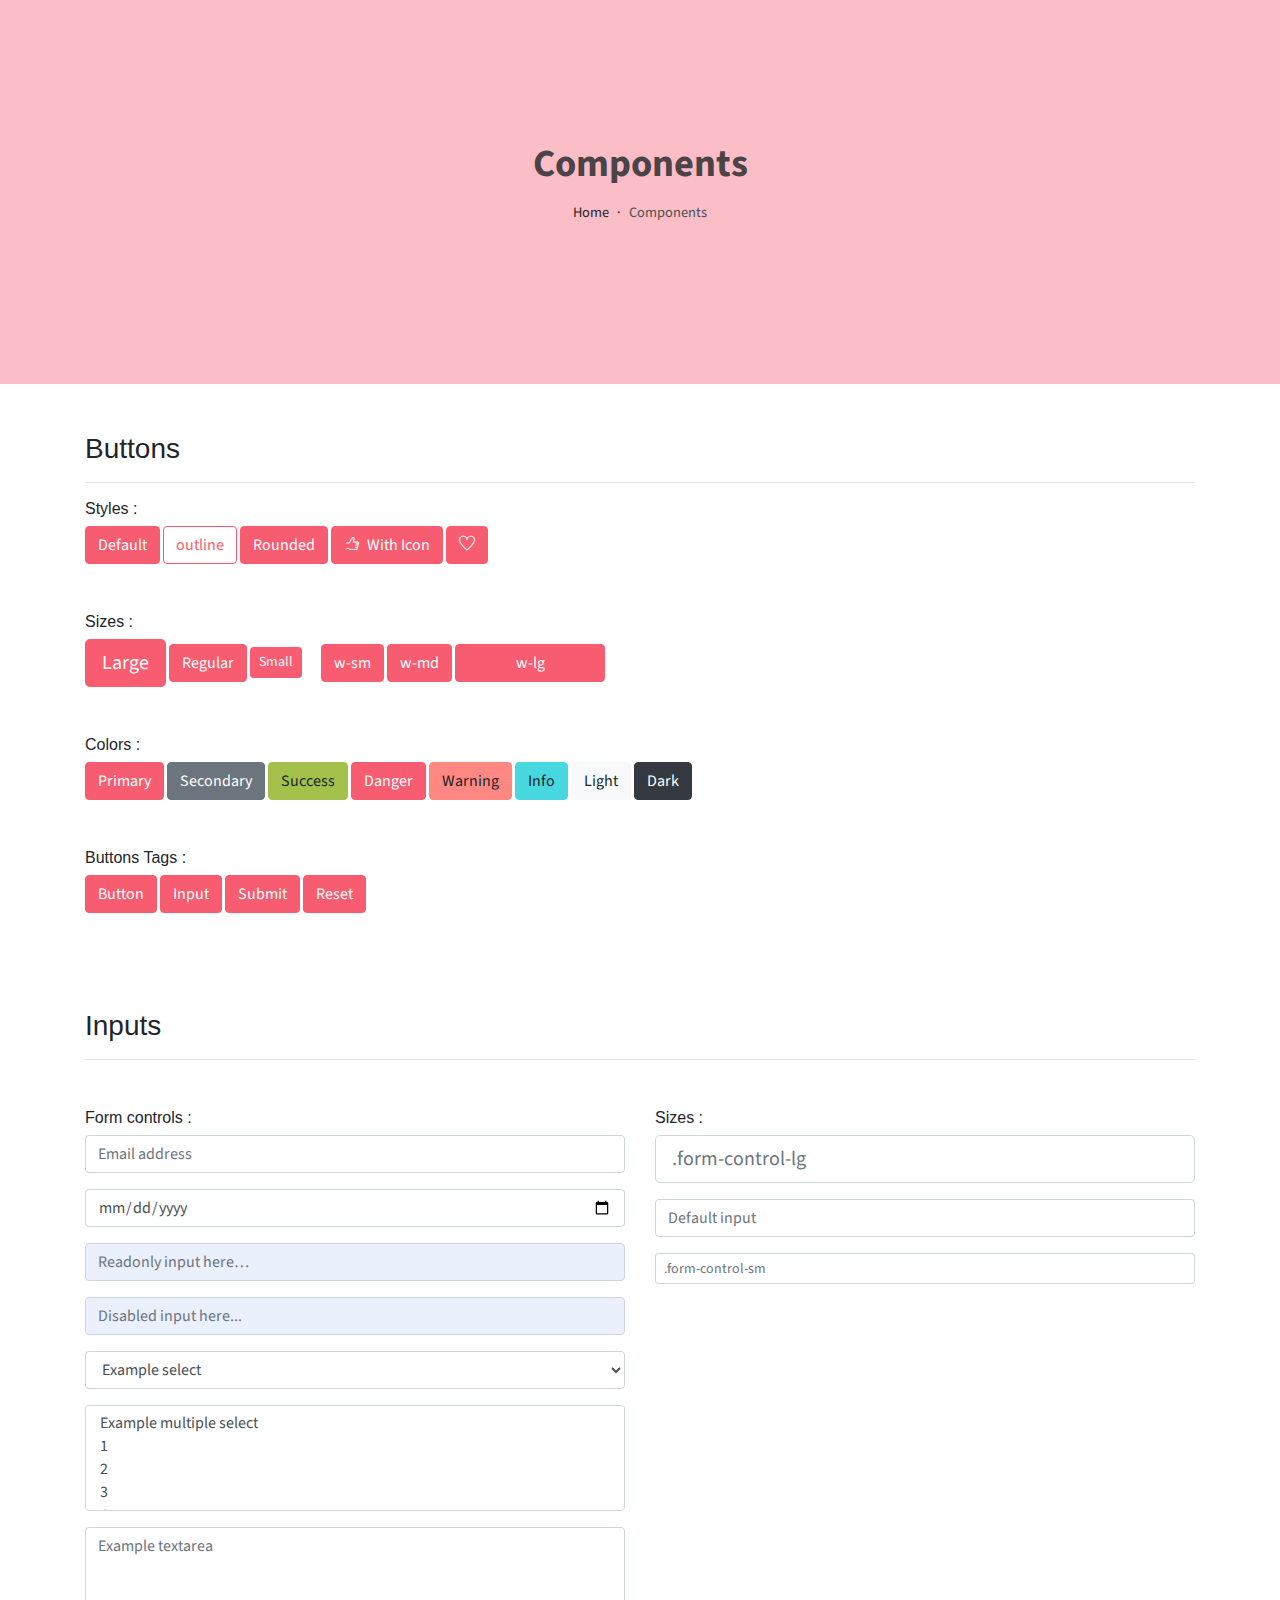
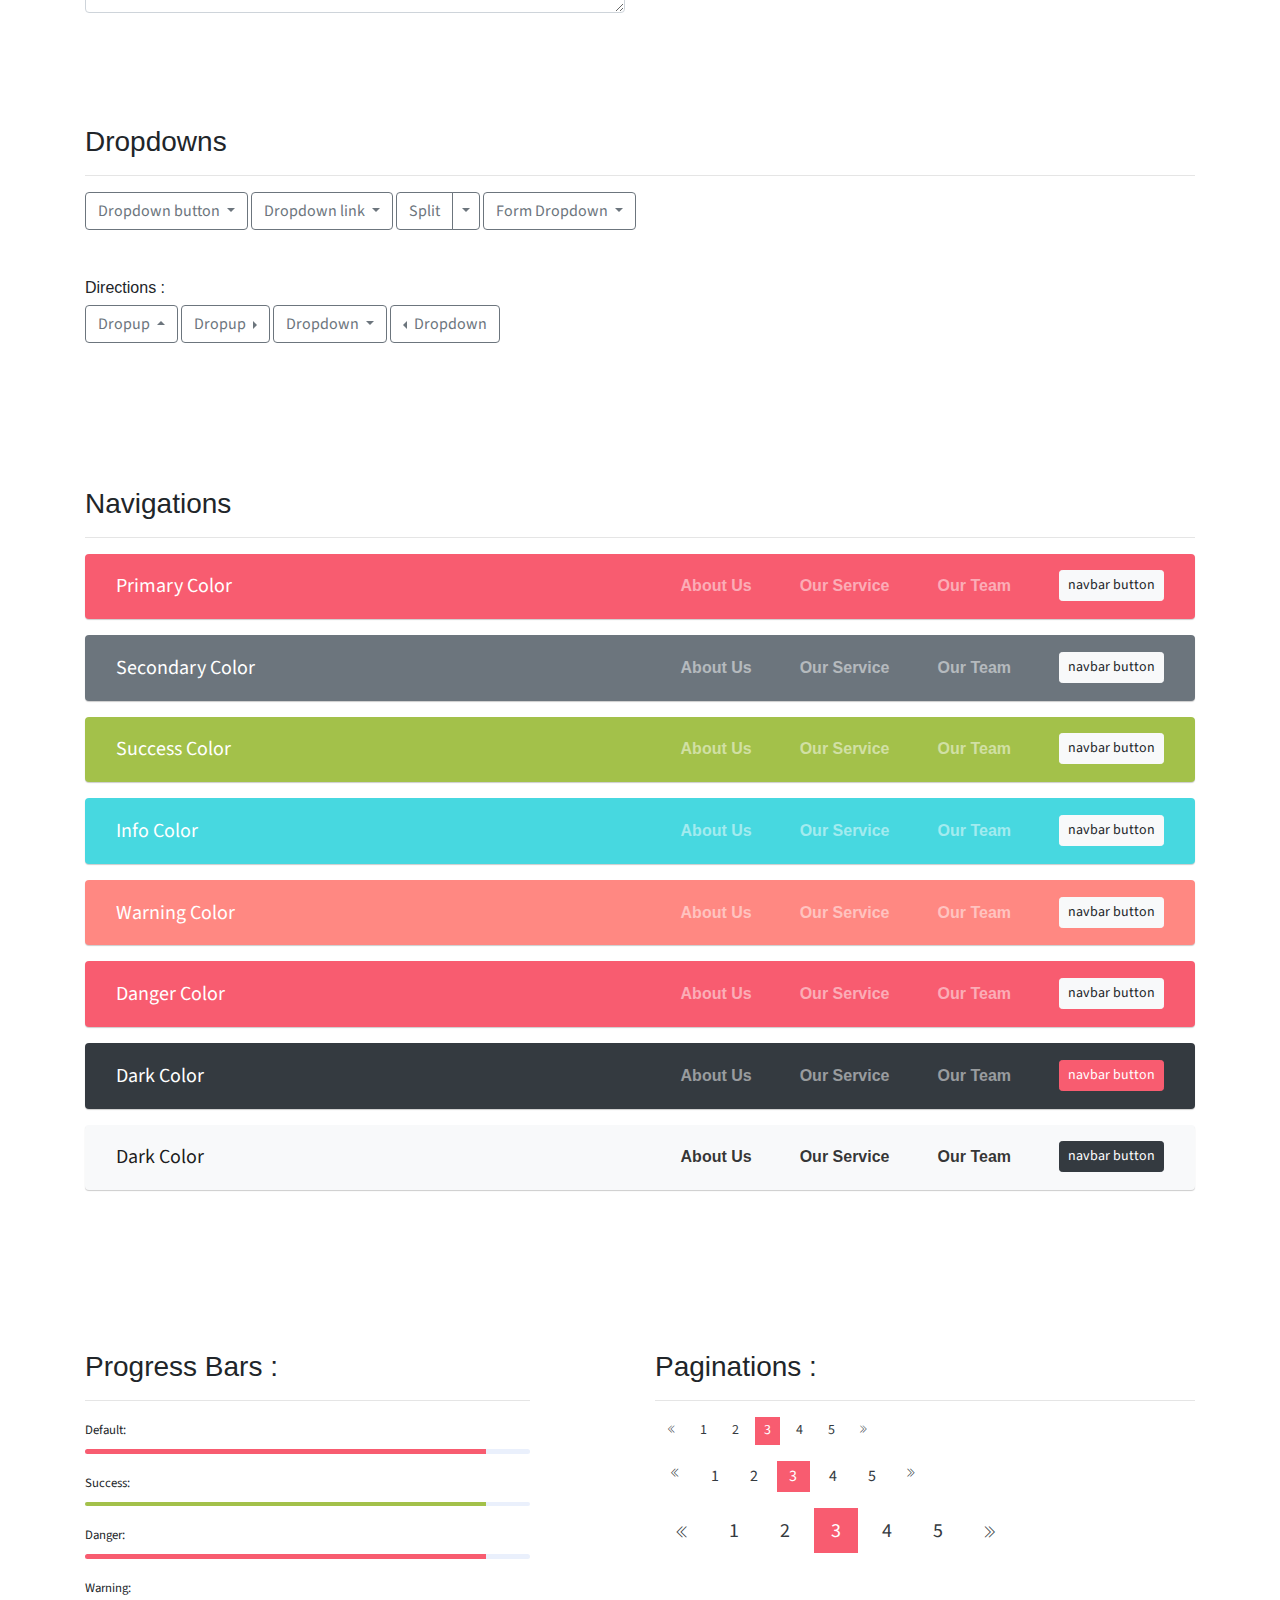
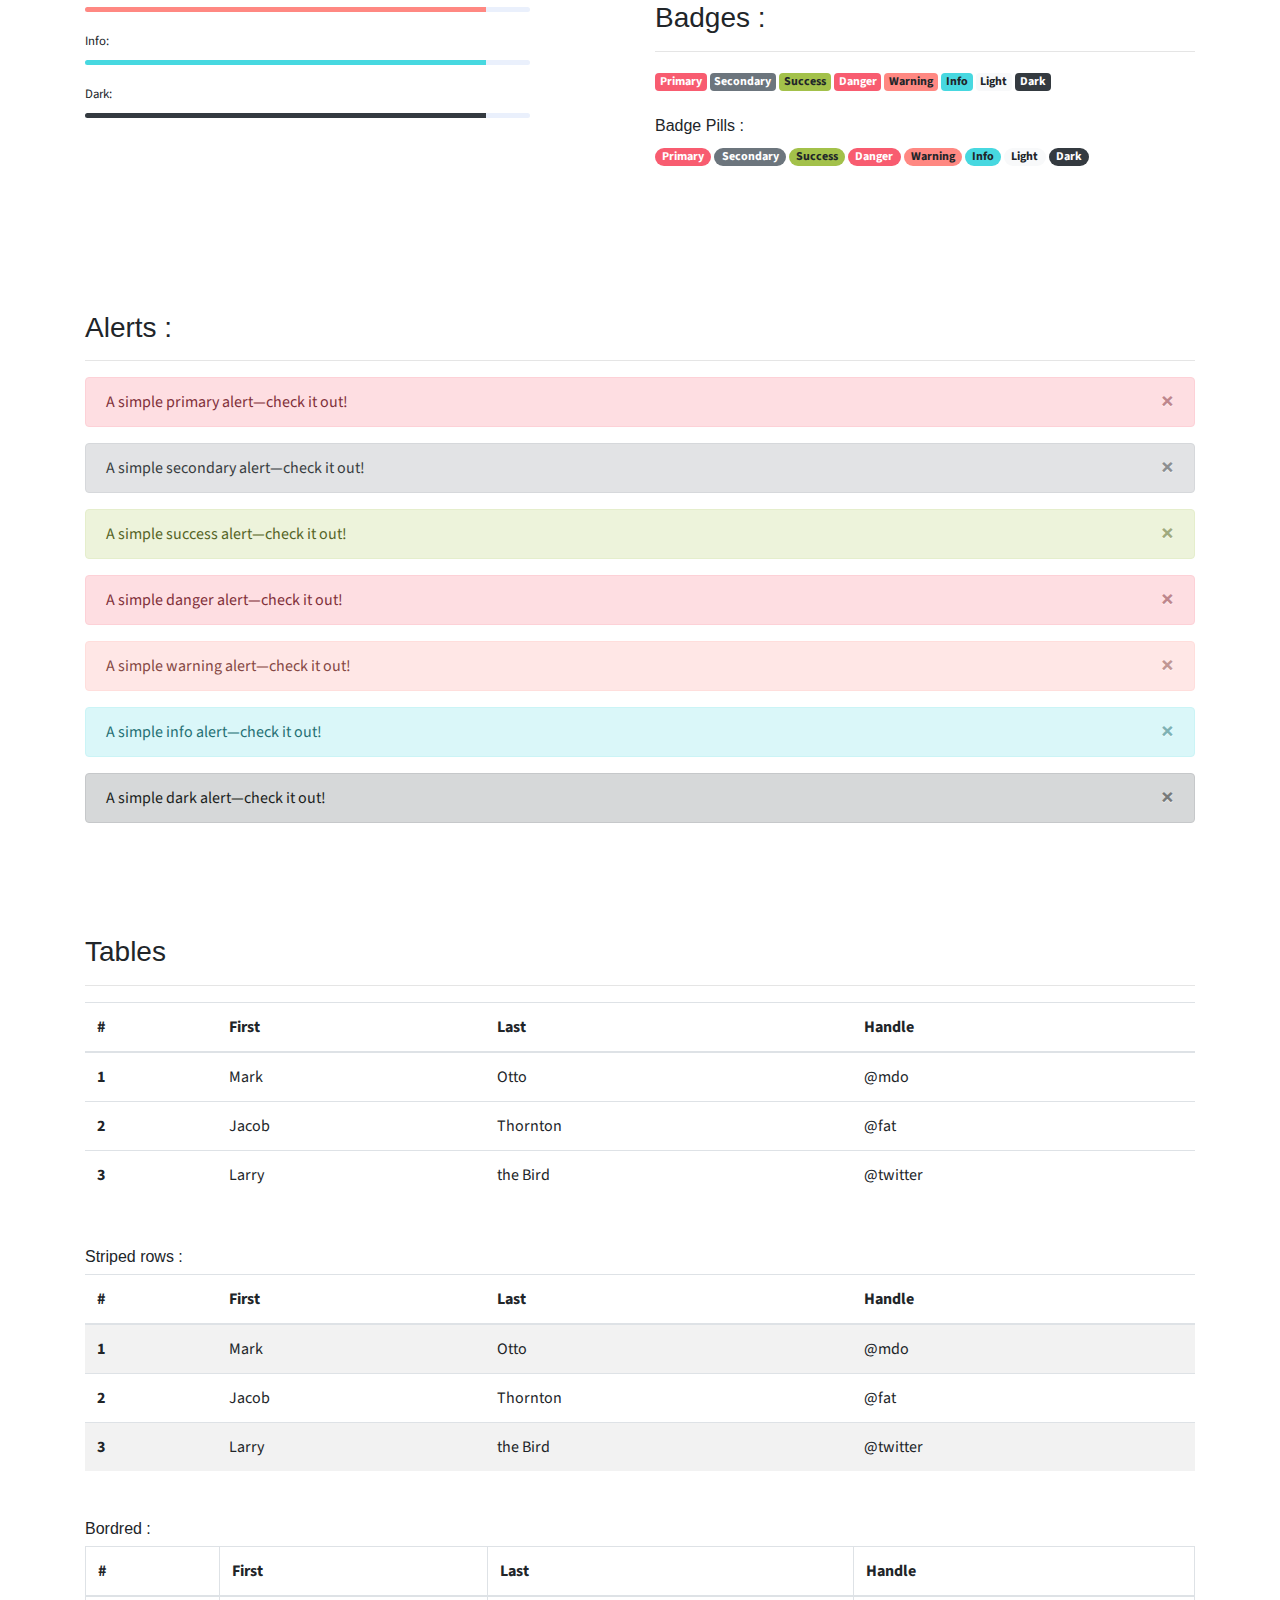
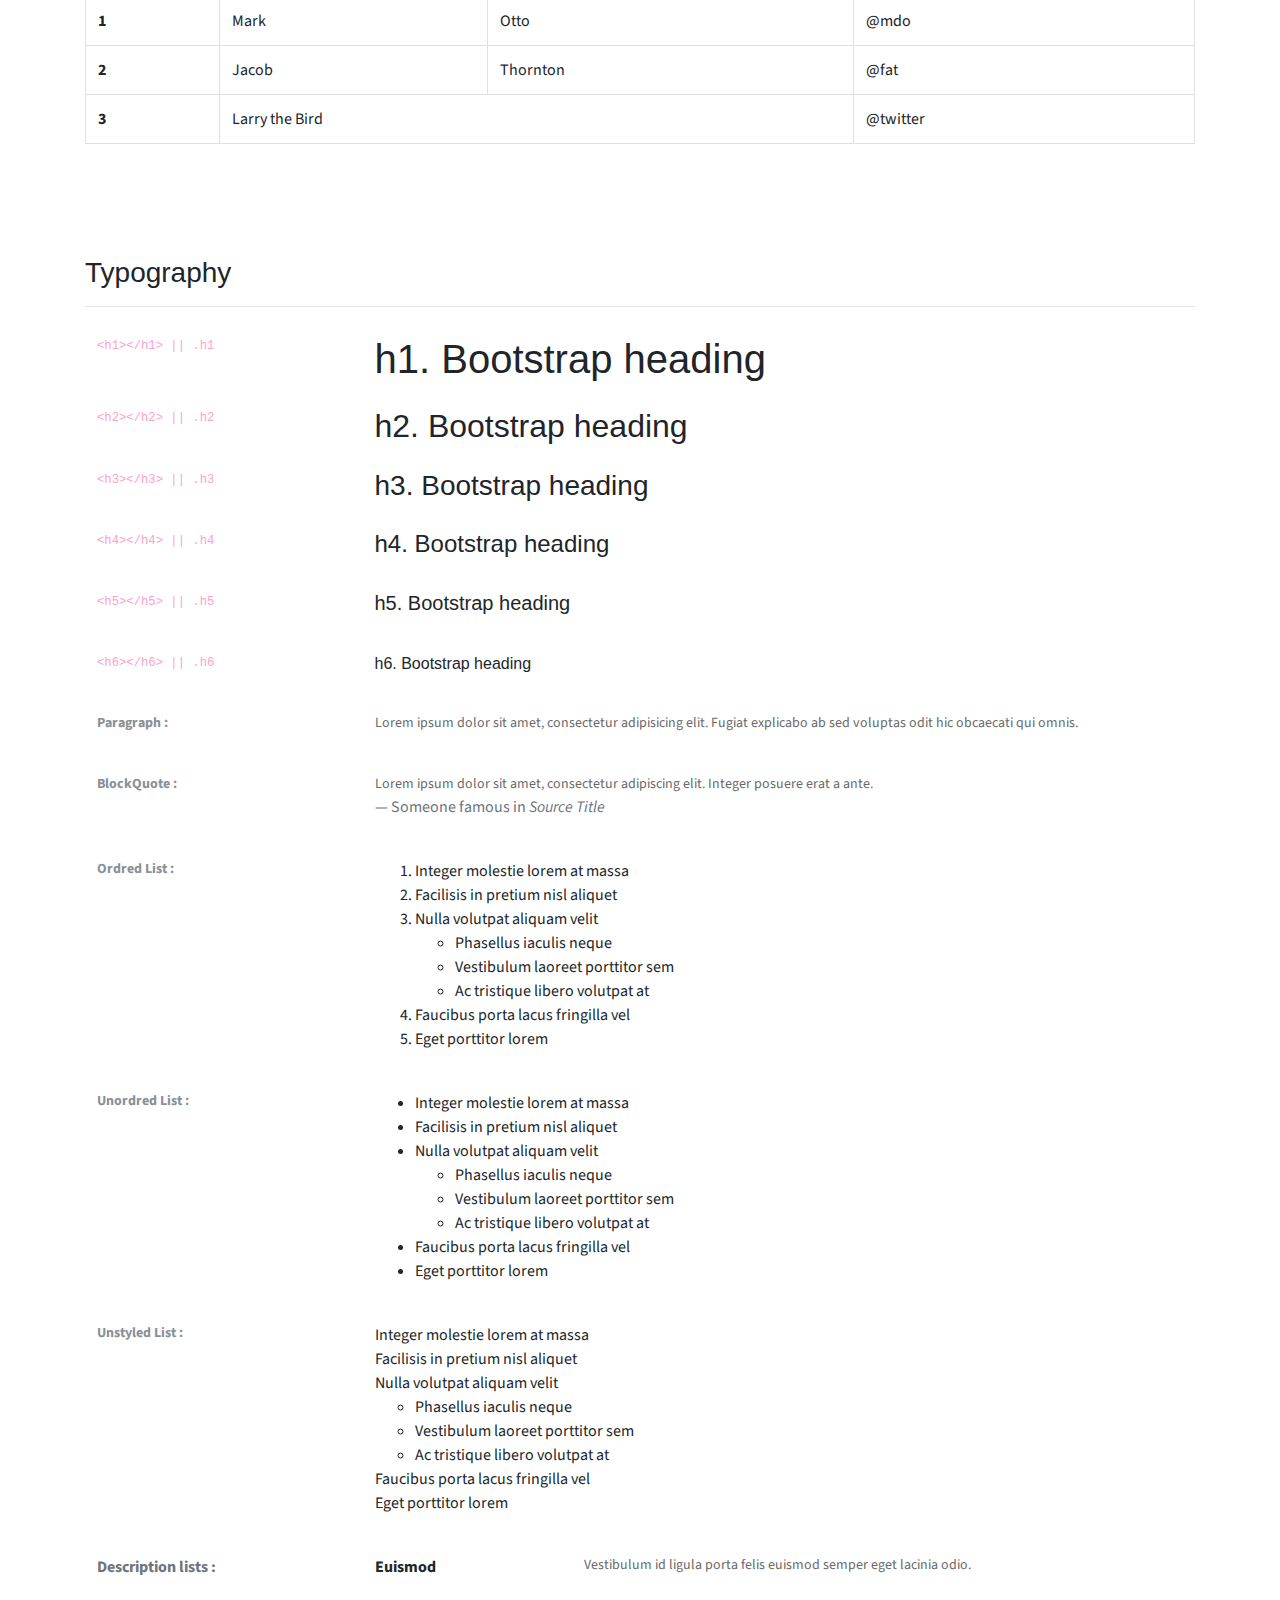
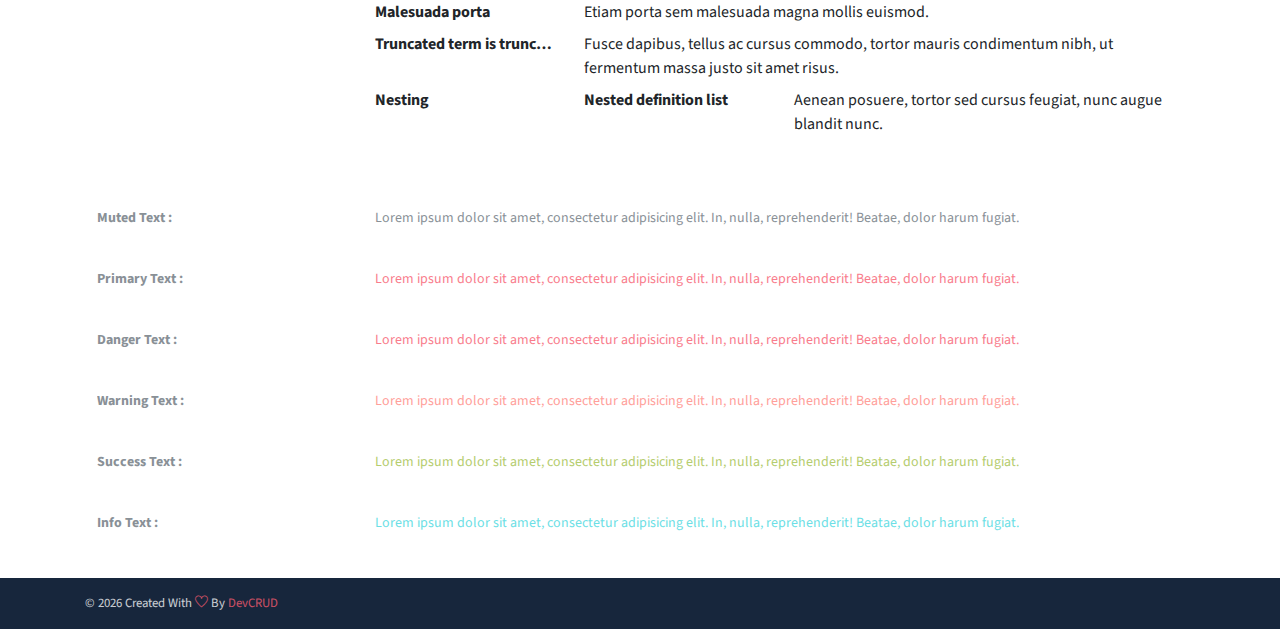
<file: components.html>
<!DOCTYPE html>
<html lang="en">
<head>
   <meta charset="utf-8">
   <meta name="viewport" content="width=device-width, initial-scale=1, shrink-to-fit=no">
   <meta name="description" content="Start your development with JohnDoe landing page.">
   <meta name="author" content="Devcrud">
   <title>JohnDoe Landing page | Components</title>
   <link rel="icon" href="assets/imgs/aaaa.avif" type="image/png">
   <!-- font icons -->
   <link rel="stylesheet" href="assets/vendors/themify-icons/css/themify-icons.css">
   <!-- Bootstrap + Steller  -->
   <link rel="stylesheet" href="assets/css/johndoe.css">
</head>
<body>

   <!-- Page Header -->
   <header class="header header-mini"> 
      <div class="header-title">Components</div> 
      <nav aria-label="breadcrumb">
         <ol class="breadcrumb">
            <li class="breadcrumb-item"><a href="/">Home</a></li>
            <li class="breadcrumb-item active" aria-current="page">Components</li>
         </ol>
      </nav>
   </header> <!-- End Of Page Header -->

   <!-- main content -->
   <div class="container">

      <!-- Buttons -->
      <h3 class="mt-5">Buttons</h3>
      <hr>
      <h6 class="section-secondary-title">Styles :</h6>
      <button class="btn btn-primary">Default</button>
      <button class="btn btn-outline-primary">outline</button>
      <button class="btn btn-primary rounded">Rounded</button>
      <button class="btn btn-primary rounded"><i class="ti-thumb-up pr-1"></i> With Icon</button>
      <button class="btn btn-primary circle"><i class="ti-heart"></i></button>

      <h6 class="section-secondary-title mt-5">Sizes :</h6>
      <button class="btn btn-primary btn-lg">Large</button>
      <button class="btn btn-primary ">Regular</button>
      <button class="btn btn-primary btn-sm">Small</button>
      <button class="btn btn-primary w-sm ml-3">w-sm</button>
      <button class="btn btn-primary w-md">w-md</button>
      <button class="btn btn-primary w-lg">w-lg</button>

      <h6 class="section-secondary-title mt-5">Colors :</h6>          
      <button type="button" class="btn btn-primary">Primary</button>
      <button type="button" class="btn btn-secondary">Secondary</button>
      <button type="button" class="btn btn-success">Success</button>
      <button type="button" class="btn btn-danger">Danger</button>
      <button type="button" class="btn btn-warning">Warning</button>
      <button type="button" class="btn btn-info">Info</button>
      <button type="button" class="btn btn-light">Light</button>
      <button type="button" class="btn btn-dark">Dark</button>

      <h6 class="section-secondary-title mt-5">Buttons Tags :</h6>
      <button class="btn btn-primary" type="submit">Button</button>
      <input class="btn btn-primary" type="button" value="Input">
      <input class="btn btn-primary" type="submit" value="Submit">
      <input class="btn btn-primary" type="reset" value="Reset">
      
      <!-- devider -->
      <div class="py-5"></div>

      <!-- Inputs -->
      <h3>Inputs</h3>
      <hr>
      <div class="row mt-5">
         <div class="col-md-6">
            <h6 class="section-secondary-title">Form controls :</h6>        
            <div class="form-group">
               <input type="email" class="form-control" id="exampleFormControlInput1" placeholder="Email address">
            </div>
            <div class="form-group">
               <input type="date" class="form-control" id="exampleFormControlInput1" placeholder="Date">
            </div>
            <div class="form-group">
               <input class="form-control" type="text" placeholder="Readonly input here…" readonly>
            </div>
            <div class="form-group">
               <input class="form-control" id="disabledInput" type="text" placeholder="Disabled input here..." disabled>
            </div>
            <div class="form-group">
               <select class="form-control" id="exampleFormControlSelect1">
                  <option>Example select</option>
                  <option>1</option>
                  <option>2</option>
                  <option>3</option>
                  <option>4</option>
                  <option>5</option>
               </select>
            </div>
            <div class="form-group">
               <select multiple class="form-control" id="exampleFormControlSelect2">
                  <option>Example multiple select</option>
                  <option>1</option>
                  <option>2</option>
                  <option>3</option>
                  <option>4</option>
                  <option>5</option>
               </select>
            </div>
            <div class="form-group">
               <textarea class="form-control" id="exampleFormControlTextarea1" rows="3" placeholder="Example textarea"></textarea>
            </div>
         </div>
         <div class="col-md-6">
            <h6 class="section-secondary-title">Sizes :</h6>    
            <div class="form-group">
               <input class="form-control form-control-lg" type="text" placeholder=".form-control-lg">             
            </div>
            <div class="form-group">
               <input class="form-control" type="text" placeholder="Default input">
            </div>
            <div class="form-group">
               <input class="form-control form-control-sm" type="text" placeholder=".form-control-sm"> 
            </div>
         </div>
      </div> <!-- end of inputs -->   

      <!-- devider -->
      <div class="py-5"></div>             

      <!-- Dropdowns -->
      <h3 class="components-section-title font-weight-normal">Dropdowns</h3>
      <hr>
      <div class="dropdown d-inline-block">
         <button class="btn btn-outline-secondary dropdown-toggle" type="button" id="dropdownMenuButton" data-toggle="dropdown" aria-haspopup="true" aria-expanded="false">
         Dropdown button
         </button>
         <div class="dropdown-menu" aria-labelledby="dropdownMenuButton">
         <a class="dropdown-item" href="#">Action</a>
         <a class="dropdown-item" href="#">Another action</a>
         <a class="dropdown-item" href="#">Something else here</a>
         </div>
      </div>
      <div class="dropdown d-inline-block">
         <a class="btn btn-outline-secondary dropdown-toggle" href="#" role="button" id="dropdownMenuLink" data-toggle="dropdown" aria-haspopup="true" aria-expanded="false">
            Dropdown link
         </a>
         <div class="dropdown-menu" aria-labelledby="dropdownMenuLink">
            <a class="dropdown-item" href="#">Action</a>
            <a class="dropdown-item" href="#">Another action</a>
            <a class="dropdown-item" href="#">Something else here</a>
         </div>
      </div>
      <div class="btn-group">
         <button type="button" class="btn btn-outline-secondary">Split</button>
         <button type="button" class="btn btn-outline-secondary dropdown-toggle dropdown-toggle-split" data-toggle="dropdown" aria-haspopup="true" aria-expanded="false">
         <span class="sr-only">Toggle Dropdown</span>
         </button>
         <div class="dropdown-menu">
            <a class="dropdown-item" href="#">Action</a>
            <a class="dropdown-item" href="#">Another action</a>
            <a class="dropdown-item" href="#">Something else here</a>
            <div class="dropdown-divider"></div>
            <a class="dropdown-item" href="#">Separated link</a>
         </div>
      </div>
      <div class="btn-group">
         <button class="btn btn-outline-secondary dropdown-toggle" type="button" id="dropdownMenuButton" data-toggle="dropdown" aria-haspopup="true" aria-expanded="false">
            Form Dropdown
         </button>
         <div class="dropdown-menu form">
            <form class="px-4 py-3">
               <div class="form-group">
                  <input type="email" class="form-control" id="exampleDropdownFormEmail1" placeholder="email@example.com">
               </div>
               <div class="form-group">
                  <input type="password" class="form-control" id="exampleDropdownFormPassword1" placeholder="Password">
               </div>
               <div class="form-check mb-3">
                  <input type="checkbox" class="form-check-input" id="dropdownCheck">
                  <label class="form-check-label" for="dropdownCheck">
                     Remember me
                  </label>
               </div>
               <button type="submit" class="btn btn-primary btn-block">Sign in</button>
            </form>
            <div class="dropdown-divider"></div>
            <a class="dropdown-item" href="#"><small>New around here? Sign up</small></a>
            <a class="dropdown-item" href="#"><small>Forgot password?</small></a>
         </div>
      </div>       
      <h6 class="section-secondary-title mt-5">Directions :</h6>  
      <div class="btn-group dropup">
         <button type="button" class="btn btn-outline-secondary dropdown-toggle" data-toggle="dropdown" aria-haspopup="true" aria-expanded="false">
            Dropup
         </button>
         <div class="dropdown-menu">
            <a class="dropdown-item" href="#">Action</a>
            <a class="dropdown-item" href="#">Another action</a>
            <a class="dropdown-item" href="#">Something else here</a>
            <div class="dropdown-divider"></div>
            <a class="dropdown-item" href="#">Separated link</a>
         </div>
      </div>
      <div class="btn-group dropright">
         <button type="button" class="btn btn-outline-secondary dropdown-toggle" data-toggle="dropdown" aria-haspopup="true" aria-expanded="false">
            Dropup
         </button>
         <div class="dropdown-menu">
            <a class="dropdown-item" href="#">Action</a>
            <a class="dropdown-item" href="#">Another action</a>
            <a class="dropdown-item" href="#">Something else here</a>
            <div class="dropdown-divider"></div>
            <a class="dropdown-item" href="#">Separated link</a>
         </div>
      </div>
      <div class="btn-group">
         <button type="button" class="btn btn-outline-secondary dropdown-toggle" data-toggle="dropdown" aria-haspopup="true" aria-expanded="false">
            Dropdown
         </button>
         <div class="dropdown-menu">
            <a class="dropdown-item" href="#">Action</a>
            <a class="dropdown-item" href="#">Another action</a>
            <a class="dropdown-item" href="#">Something else here</a>
            <div class="dropdown-divider"></div>
            <a class="dropdown-item" href="#">Separated link</a>
         </div>
      </div>
      <div class="btn-group dropleft">
         <button type="button" class="btn btn-outline-secondary dropdown-toggle" data-toggle="dropdown" aria-haspopup="true" aria-expanded="false">
            Dropdown
         </button>
         <div class="dropdown-menu">
            <a class="dropdown-item" href="#">Action</a>
            <a class="dropdown-item" href="#">Another action</a>
            <a class="dropdown-item" href="#">Something else here</a>
            <div class="dropdown-divider"></div>
            <a class="dropdown-item" href="#">Separated link</a>
         </div>
      </div> <!-- end of Dropdowns -->  

      <!-- devider -->
      <div class="py-5"></div>   

      <!-- navbars -->
      <h3 class="components-section-title font-weight-normal mt-5">Navigations</h3>
      <hr>
      <nav class="navbar navbar-expand-sm navbar-dark bg-primary rounded shadow mb-3">
         <div class="container">
            <a class="navbar-brand" href="#">Primary Color</a>
            <button class="navbar-toggler ml-auto" type="button" data-toggle="collapse" data-target="#navbarSupportedContent" aria-controls="navbarSupportedContent" aria-expanded="false" aria-label="Toggle navigation">
            <span class="navbar-toggler-icon"></span>
            </button>
            <div class="collapse navbar-collapse" id="navbarSupportedContent">
               <ul class="navbar-nav ml-auto"> 
                  <li class="nav-item">
                     <a class="nav-link" href="#about">About Us</a>
                  </li>
                  <li class="nav-item">
                     <a class="nav-link" href="#service">Our Service</a>
                  </li>
                  <li class="nav-item">
                     <a class="nav-link" href="#team">Our Team</a>
                  </li>
                  <li class="nav-item">
                     <a href="#book-table" class="ml-4 mt-1 btn btn-light btn-sm">navbar button</a>
                  </li>
               </ul>                       
            </div>
         </div>
      </nav>
      <nav class="navbar navbar-expand-sm navbar-dark bg-secondary rounded shadow mb-3">
         <div class="container">
            <a class="navbar-brand" href="#">Secondary Color</a>
            <button class="navbar-toggler ml-auto" type="button" data-toggle="collapse" data-target="#navbarSupportedContent" aria-controls="navbarSupportedContent" aria-expanded="false" aria-label="Toggle navigation">
            <span class="navbar-toggler-icon"></span>
            </button>
            <div class="collapse navbar-collapse" id="navbarSupportedContent">
               <ul class="navbar-nav ml-auto"> 
                  <li class="nav-item">
                     <a class="nav-link" href="#about">About Us</a>
                  </li>
                  <li class="nav-item">
                     <a class="nav-link" href="#service">Our Service</a>
                  </li>
                  <li class="nav-item">
                     <a class="nav-link" href="#team">Our Team</a>
                  </li>
                  <li class="nav-item">
                     <a href="#book-table" class="ml-4 mt-1 btn btn-light btn-sm">navbar button</a>
                  </li>
               </ul>                       
            </div>
         </div>
      </nav>
      <nav class="navbar navbar-expand-sm navbar-dark bg-success rounded shadow mb-3">
         <div class="container">
            <a class="navbar-brand" href="#">Success Color</a>
            <button class="navbar-toggler ml-auto" type="button" data-toggle="collapse" data-target="#navbarSupportedContent" aria-controls="navbarSupportedContent" aria-expanded="false" aria-label="Toggle navigation">
            <span class="navbar-toggler-icon"></span>
            </button>
            <div class="collapse navbar-collapse" id="navbarSupportedContent">
               <ul class="navbar-nav ml-auto"> 
                  <li class="nav-item">
                     <a class="nav-link" href="#about">About Us</a>
                  </li>
                  <li class="nav-item">
                     <a class="nav-link" href="#service">Our Service</a>
                  </li>
                  <li class="nav-item">
                     <a class="nav-link" href="#team">Our Team</a>
                  </li>
                  <li class="nav-item">
                     <a href="#book-table" class="ml-4 mt-1 btn btn-light btn-sm">navbar button</a>
                  </li>
               </ul>                       
            </div>
         </div>
      </nav>
      <nav class="navbar navbar-expand-sm navbar-dark bg-info rounded shadow mb-3">
         <div class="container">
            <a class="navbar-brand" href="#">Info Color</a>
            <button class="navbar-toggler ml-auto" type="button" data-toggle="collapse" data-target="#navbarSupportedContent" aria-controls="navbarSupportedContent" aria-expanded="false" aria-label="Toggle navigation">
            <span class="navbar-toggler-icon"></span>
            </button>
            <div class="collapse navbar-collapse" id="navbarSupportedContent">
               <ul class="navbar-nav ml-auto"> 
                  <li class="nav-item">
                     <a class="nav-link" href="#about">About Us</a>
                  </li>
                  <li class="nav-item">
                     <a class="nav-link" href="#service">Our Service</a>
                  </li>
                  <li class="nav-item">
                     <a class="nav-link" href="#team">Our Team</a>
                  </li>
                  <li class="nav-item">
                     <a href="#book-table" class="ml-4 mt-1 btn btn-light btn-sm">navbar button</a>
                  </li>
               </ul>                       
            </div>
         </div>
      </nav>
      <nav class="navbar navbar-expand-sm navbar-dark bg-warning rounded shadow mb-3">
         <div class="container">
            <a class="navbar-brand" href="#">Warning Color</a>
            <button class="navbar-toggler ml-auto" type="button" data-toggle="collapse" data-target="#navbarSupportedContent" aria-controls="navbarSupportedContent" aria-expanded="false" aria-label="Toggle navigation">
            <span class="navbar-toggler-icon"></span>
            </button>
            <div class="collapse navbar-collapse" id="navbarSupportedContent">
               <ul class="navbar-nav ml-auto"> 
                  <li class="nav-item">
                     <a class="nav-link" href="#about">About Us</a>
                  </li>
                  <li class="nav-item">
                     <a class="nav-link" href="#service">Our Service</a>
                  </li>
                  <li class="nav-item">
                     <a class="nav-link" href="#team">Our Team</a>
                  </li>
                  <li class="nav-item">
                     <a href="#book-table" class="ml-4 mt-1 btn btn-light btn-sm">navbar button</a>
                  </li>
               </ul>                       
            </div>
         </div>
      </nav>
      <nav class="navbar navbar-expand-sm navbar-dark bg-danger rounded shadow mb-3">
         <div class="container">
            <a class="navbar-brand" href="#">Danger Color</a>
            <button class="navbar-toggler ml-auto" type="button" data-toggle="collapse" data-target="#navbarSupportedContent" aria-controls="navbarSupportedContent" aria-expanded="false" aria-label="Toggle navigation">
            <span class="navbar-toggler-icon"></span>
            </button>
            <div class="collapse navbar-collapse" id="navbarSupportedContent">
               <ul class="navbar-nav ml-auto"> 
                  <li class="nav-item">
                     <a class="nav-link" href="#about">About Us</a>
                  </li>
                  <li class="nav-item">
                     <a class="nav-link" href="#service">Our Service</a>
                  </li>
                  <li class="nav-item">
                     <a class="nav-link" href="#team">Our Team</a>
                  </li>
                  <li class="nav-item">
                     <a href="#book-table" class="ml-4 mt-1 btn btn-light btn-sm">navbar button</a>
                  </li>
               </ul>                       
            </div>
         </div>
      </nav>
      <nav class="navbar navbar-expand-sm navbar-dark bg-dark rounded shadow mb-3">
         <div class="container">
            <a class="navbar-brand" href="#">Dark Color</a>
            <button class="navbar-toggler ml-auto" type="button" data-toggle="collapse" data-target="#navbarSupportedContent" aria-controls="navbarSupportedContent" aria-expanded="false" aria-label="Toggle navigation">
            <span class="navbar-toggler-icon"></span>
            </button>
            <div class="collapse navbar-collapse" id="navbarSupportedContent">
               <ul class="navbar-nav ml-auto"> 
                  <li class="nav-item">
                     <a class="nav-link" href="#about">About Us</a>
                  </li>
                  <li class="nav-item">
                     <a class="nav-link" href="#service">Our Service</a>
                  </li>
                  <li class="nav-item">
                     <a class="nav-link" href="#team">Our Team</a>
                  </li>
                  <li class="nav-item">
                     <a href="#book-table" class="ml-4 mt-1 btn btn-primary btn-sm">navbar button</a>
                  </li>
               </ul>                       
            </div>
         </div>
      </nav>
      <nav class="navbar navbar-expand-sm navbar-light bg-light rounded shadow mb-3">
         <div class="container">
            <a class="navbar-brand" href="#">Dark Color</a>
            <button class="navbar-toggler ml-auto" type="button" data-toggle="collapse" data-target="#navbarSupportedContent" aria-controls="navbarSupportedContent" aria-expanded="false" aria-label="Toggle navigation">
            <span class="navbar-toggler-icon"></span>
            </button>
            <div class="collapse navbar-collapse" id="navbarSupportedContent">
               <ul class="navbar-nav ml-auto"> 
                  <li class="nav-item">
                     <a class="nav-link" href="#about">About Us</a>
                  </li>
                  <li class="nav-item">
                     <a class="nav-link" href="#service">Our Service</a>
                  </li>
                  <li class="nav-item">
                     <a class="nav-link" href="#team">Our Team</a>
                  </li>
                  <li class="nav-item">
                     <a href="#book-table" class="ml-4 mt-1 btn btn-dark btn-sm">navbar button</a>
                  </li>
               </ul>                       
            </div>
         </div>
      </nav>
      <!-- End of navbars -->

      <!-- devider -->
      <div class="py-5"></div>   
      
      <!-- progress bars -->
      <div class="row justify-content-between">
         <div class="col-md-5">
            <h3 class="components-section-title font-weight-normal mt-5">Progress Bars :</h3>
            <hr>
            <small>Default: </small>
            <div class="progress mt-2 mb-3">
               <div class="progress-bar" role="progressbar" style="width: 90%" aria-valuenow="25" aria-valuemin="0" aria-valuemax="100"></div>
            </div>
            <small>Success:</small>
            <div class="progress mt-2 mb-3">
               <div class="progress-bar bg-success" role="progressbar" style="width: 90%" aria-valuenow="25" aria-valuemin="0" aria-valuemax="100"></div>
            </div>
            <small>Danger:</small>
            <div class="progress mt-2 mb-3">
               <div class="progress-bar bg-danger" role="progressbar" style="width: 90%" aria-valuenow="25" aria-valuemin="0" aria-valuemax="100"></div>
            </div>
            <small>Warning:</small>
            <div class="progress mt-2 mb-3">
               <div class="progress-bar bg-warning" role="progressbar" style="width: 90%" aria-valuenow="25" aria-valuemin="0" aria-valuemax="100"></div>
            </div>
            <small>Info:</small>
            <div class="progress mt-2 mb-3">
               <div class="progress-bar bg-info" role="progressbar" style="width: 90%" aria-valuenow="25" aria-valuemin="0" aria-valuemax="100"></div>
            </div>
            <small>Dark:</small>
            <div class="progress mt-2 mb-3">
               <div class="progress-bar bg-dark" role="progressbar" style="width: 90%" aria-valuenow="25" aria-valuemin="0" aria-valuemax="100"></div>
            </div>
         </div>
         <div class="col-md-6">
            <h3 class="components-section-title font-weight-normal mt-5">Paginations :</h3>
            <hr>
            <nav aria-label="Page navigation example">
               <ul class="pagination pagination-sm">
                  <li class="page-item"><a class="page-link" href="#"><i class="ti-angle-double-left"></i></a></li>
                  <li class="page-item"><a class="page-link" href="#">1</a></li>
                  <li class="page-item"><a class="page-link" href="#">2</a></li>
                  <li class="page-item active"><a class="page-link" href="#">3</a></li>
                  <li class="page-item"><a class="page-link" href="#">4</a></li>
                  <li class="page-item"><a class="page-link" href="#">5</a></li>
                  <li class="page-item"><a class="page-link" href="#"><i class="ti-angle-double-right"></i></a></li>
               </ul>
            </nav>
            <nav aria-label="Page navigation example">
               <ul class="pagination">
               <li class="page-item"><a class="page-link" href="#"><i class="ti-angle-double-left"></i></a></li>
                  <li class="page-item"><a class="page-link" href="#">1</a></li>
                  <li class="page-item"><a class="page-link" href="#">2</a></li>
                  <li class="page-item active"><a class="page-link" href="#">3</a></li>
                  <li class="page-item"><a class="page-link" href="#">4</a></li>
                  <li class="page-item"><a class="page-link" href="#">5</a></li>
                  <li class="page-item"><a class="page-link" href="#"><i class="ti-angle-double-right"></i></a></li>
               </ul>
            </nav>
            <nav aria-label="Page navigation example">
               <ul class="pagination pagination-lg">
                  <li class="page-item"><a class="page-link" href="#"><i class="ti-angle-double-left"></i></a></li>
                  <li class="page-item"><a class="page-link" href="#">1</a></li>
                  <li class="page-item"><a class="page-link" href="#">2</a></li>
                  <li class="page-item active"><a class="page-link" href="#">3</a></li>
                  <li class="page-item"><a class="page-link" href="#">4</a></li>
                  <li class="page-item"><a class="page-link" href="#">5</a></li>
                  <li class="page-item"><a class="page-link" href="#"><i class="ti-angle-double-right"></i></a></li>
               </ul>
            </nav>

            <!-- Badges -->
            <h3 class="components-section-title font-weight-normal mt-5">Badges :</h3>
            <hr>
            <span class="badge badge-primary">Primary</span>
            <span class="badge badge-secondary">Secondary</span>
            <span class="badge badge-success">Success</span>
            <span class="badge badge-danger">Danger</span>
            <span class="badge badge-warning">Warning</span>
            <span class="badge badge-info">Info</span>
            <span class="badge badge-light">Light</span>
            <span class="badge badge-dark">Dark</span>
            <h6 class="section-secondary-title mt-4 mb-2">Badge Pills :</h6>
            <span class="badge badge-pill badge-primary">Primary</span>
            <span class="badge badge-pill badge-secondary">Secondary</span>
            <span class="badge badge-pill badge-success">Success</span>
            <span class="badge badge-pill badge-danger">Danger</span>
            <span class="badge badge-pill badge-warning">Warning</span>
            <span class="badge badge-pill badge-info">Info</span>
            <span class="badge badge-pill badge-light">Light</span>
            <span class="badge badge-pill badge-dark">Dark</span>
         </div>
      </div> <!-- End of Progress bars -->

      <!-- devider -->
      <div class="py-5"></div>  

      <!-- Alerts -->
      <h3 class="components-section-title font-weight-normal mt-5">Alerts :</h3>
      <hr>
      <div class="alert alert-primary alert-dismissible fade show" role="alert">
         A simple primary alert—check it out!
         <button type="button" class="close" data-dismiss="alert" aria-label="Close">
            <span aria-hidden="true">&times;</span>
         </button>
      </div>
      <div class="alert alert-secondary alert-dismissible fade show" role="alert">
         A simple secondary alert—check it out!
         <button type="button" class="close" data-dismiss="alert" aria-label="Close">
            <span aria-hidden="true">&times;</span>
         </button>
      </div>
      <div class="alert alert-success alert-dismissible fade show" role="alert">
         A simple success alert—check it out!
         <button type="button" class="close" data-dismiss="alert" aria-label="Close">
            <span aria-hidden="true">&times;</span>
         </button>
      </div>
      <div class="alert alert-danger alert-dismissible fade show" role="alert">
         A simple danger alert—check it out!
         <button type="button" class="close" data-dismiss="alert" aria-label="Close">
            <span aria-hidden="true">&times;</span>
         </button>
      </div>
      <div class="alert alert-warning alert-dismissible fade show" role="alert">
         A simple warning alert—check it out!
         <button type="button" class="close" data-dismiss="alert" aria-label="Close">
            <span aria-hidden="true">&times;</span>
         </button>
      </div>
      <div class="alert alert-info alert-dismissible fade show" role="alert">
         A simple info alert—check it out!
         <button type="button" class="close" data-dismiss="alert" aria-label="Close">
            <span aria-hidden="true">&times;</span>
         </button>
      </div>
      <div class="alert alert-dark alert-dismissible fade show" role="alert">
         A simple dark alert—check it out!
         <button type="button" class="close" data-dismiss="alert" aria-label="Close">
            <span aria-hidden="true">&times;</span>
         </button>
      </div>
      <!-- end of alerts -->

      <!-- devider -->
      <div class="py-5"></div> 
   
      <!-- tables -->
      <h3 class="components-section-title">Tables</h3>
      <hr>
      <table class="table">
         <thead>
            <tr>
               <th scope="col">#</th>
               <th scope="col">First</th>
               <th scope="col">Last</th>
               <th scope="col">Handle</th>
            </tr>
         </thead>
         <tbody>
            <tr>
               <th scope="row">1</th>
               <td>Mark</td>
               <td>Otto</td>
               <td>@mdo</td>
            </tr>
            <tr>
               <th scope="row">2</th>
               <td>Jacob</td>
               <td>Thornton</td>
               <td>@fat</td>
            </tr>
            <tr>
               <th scope="row">3</th>
               <td>Larry</td>
               <td>the Bird</td>
               <td>@twitter</td>
            </tr>
         </tbody>
      </table>

      <h6 class="section-secondary-title mt-5">Striped rows :</h6>
      <table class="table table-striped">
         <thead>
            <tr>
               <th scope="col">#</th>
               <th scope="col">First</th>
               <th scope="col">Last</th>
               <th scope="col">Handle</th>
            </tr>
         </thead>
         <tbody>
            <tr>
               <th scope="row">1</th>
               <td>Mark</td>
               <td>Otto</td>
               <td>@mdo</td>
            </tr>
            <tr>
               <th scope="row">2</th>
               <td>Jacob</td>
               <td>Thornton</td>
               <td>@fat</td>
            </tr>
            <tr>
               <th scope="row">3</th>
               <td>Larry</td>
               <td>the Bird</td>
               <td>@twitter</td>
            </tr>
         </tbody>
      </table>

      <h6 class="section-secondary-title mt-5">Bordred :</h6>
      <table class="table table-bordered">
         <thead>
            <tr>
               <th scope="col">#</th>
               <th scope="col">First</th>
               <th scope="col">Last</th>
               <th scope="col">Handle</th>
            </tr>
         </thead>
         <tbody>
            <tr>
               <th scope="row">1</th>
               <td>Mark</td>
               <td>Otto</td>
               <td>@mdo</td>
            </tr>
            <tr>
               <th scope="row">2</th>
               <td>Jacob</td>
               <td>Thornton</td>
               <td>@fat</td>
            </tr>
            <tr>
               <th scope="row">3</th>
               <td colspan="2">Larry the Bird</td>
               <td>@twitter</td>
            </tr>
         </tbody>
      </table>
      <!-- end of tables -->

      <!-- devider -->
      <div class="py-5"></div> 

      <!-- typography -->
      <h3 class="components-section-title">Typography</h3>
      <hr>
     
      <table class="table table-borderless v-align-center">
         <tbody>
            <tr>
               <td>
                  <p><code class="highlighter-rouge">&lt;h1&gt;&lt;/h1&gt; || .h1</code></p>
               </td>
               <td class="w-75"><span class="h1">h1. Bootstrap heading</span></td>
            </tr>
            <tr>
               <td>
                  <p><code class="highlighter-rouge">&lt;h2&gt;&lt;/h2&gt; || .h2</code></p>
               </td>
               <td><span class="h2">h2. Bootstrap heading</span></td>
            </tr>
            <tr>
               <td>
                  <p><code class="highlighter-rouge">&lt;h3&gt;&lt;/h3&gt; || .h3</code></p>
               </td>
               <td><span class="h3">h3. Bootstrap heading</span></td>
            </tr>
            <tr>
               <td>
                  <p><code class="highlighter-rouge">&lt;h4&gt;&lt;/h4&gt; || .h4</code></p>
               </td>
               <td><span class="h4">h4. Bootstrap heading</span></td>
            </tr>
            <tr>
               <td>
                  <p><code class="highlighter-rouge">&lt;h5&gt;&lt;/h5&gt; || .h5</code></p>
               </td>
               <td><span class="h5">h5. Bootstrap heading</span></td>
            </tr>
            <tr>
               <td>
                  <p><code class="highlighter-rouge">&lt;h6&gt;&lt;/h6&gt; || .h6</code></p>
               </td>
               <td><span class="h6">h6. Bootstrap heading</span></td>
            </tr>
            <tr>
               <td>
                  <p class="font-weight-bold text-muted">Paragraph :</p>
               </td>
               <td><p>Lorem ipsum dolor sit amet, consectetur adipisicing elit. Fugiat explicabo ab sed voluptas odit hic obcaecati qui omnis.</p></td>
            </tr>
            <tr>
               <td>
                  <p class="font-weight-bold text-muted">BlockQuote :</p>
               </td>
               <td>
                  <blockquote class="blockquote">
                     <p class="mb-0">Lorem ipsum dolor sit amet, consectetur adipiscing elit. Integer posuere erat a ante.</p>
                     <footer class="blockquote-footer">Someone famous in <cite title="Source Title">Source Title</cite></footer>
                  </blockquote>
               </td>
            </tr>

            
            <tr>
               <td><p class="font-weight-bold text-muted">Ordred List :</p></td>
               <td>
                  <ol>
                     <li>Integer molestie lorem at massa</li>
                     <li>Facilisis in pretium nisl aliquet</li>
                     <li>Nulla volutpat aliquam velit
                        <ul>
                           <li>Phasellus iaculis neque</li>
                           <li>Vestibulum laoreet porttitor sem</li>
                           <li>Ac tristique libero volutpat at</li>
                        </ul>
                     </li>
                     <li>Faucibus porta lacus fringilla vel</li>
                     <li>Eget porttitor lorem</li>
                  </ol>
               </td>
            </tr>
            <tr>
               <td><p class="font-weight-bold text-muted">Unordred List :</p></td>
               <td>
                  <ul >
                     <li>Integer molestie lorem at massa</li>
                     <li>Facilisis in pretium nisl aliquet</li>
                     <li>Nulla volutpat aliquam velit
                        <ul>
                           <li>Phasellus iaculis neque</li>
                           <li>Vestibulum laoreet porttitor sem</li>
                           <li>Ac tristique libero volutpat at</li>
                        </ul>
                     </li>
                     <li>Faucibus porta lacus fringilla vel</li>
                     <li>Eget porttitor lorem</li>
                  </ul>
               </td>
            </tr>
            <tr>
               <td><p class="font-weight-bold text-muted">Unstyled List :</p></td>
               <td>
                  <ul class="list-unstyled">
                     <li>Integer molestie lorem at massa</li>
                     <li>Facilisis in pretium nisl aliquet</li>
                     <li>Nulla volutpat aliquam velit
                        <ul>
                           <li>Phasellus iaculis neque</li>
                           <li>Vestibulum laoreet porttitor sem</li>
                           <li>Ac tristique libero volutpat at</li>
                        </ul>
                     </li>
                     <li>Faucibus porta lacus fringilla vel</li>
                     <li>Eget porttitor lorem</li>
                  </ul>
               </td>
            </tr>
            <tr>
               <td class="font-weight-bold text-muted">Description lists : </td>
               <td>
                  <dl class="row">
                     <dt class="col-sm-3">Euismod</dt>
                     <dd class="col-sm-9">
                        <p>Vestibulum id ligula porta felis euismod semper eget lacinia odio.</p>
                     </dd>

                     <dt class="col-sm-3">Malesuada porta</dt>
                     <dd class="col-sm-9">Etiam porta sem malesuada magna mollis euismod.</dd>

                     <dt class="col-sm-3 text-truncate">Truncated term is truncated</dt>
                     <dd class="col-sm-9">Fusce dapibus, tellus ac cursus commodo, tortor mauris condimentum nibh, ut fermentum massa justo sit amet risus.</dd>

                     <dt class="col-sm-3">Nesting</dt>
                     <dd class="col-sm-9">
                        <dl class="row">
                           <dt class="col-sm-4">Nested definition list</dt>
                           <dd class="col-sm-8">Aenean posuere, tortor sed cursus feugiat, nunc augue blandit nunc.</dd>
                        </dl>
                     </dd>
                  </dl>
               </td>
            </tr>
            <tr>
               <td>
                  <p class="font-weight-bold text-muted">Muted Text :</p>
               </td>
               <td>
                  <p class="text-muted">Lorem ipsum dolor sit amet, consectetur adipisicing elit. In, nulla, reprehenderit! Beatae, dolor harum fugiat.</p>
               </td>
            </tr>
            <tr>
               <td>
                  <p class="font-weight-bold text-muted">Primary Text :</p>
               </td>
               <td>
                  <p class="text-primary">Lorem ipsum dolor sit amet, consectetur adipisicing elit. In, nulla, reprehenderit! Beatae, dolor harum fugiat.</p>
               </td>
            </tr>
            <tr>
               <td>
                  <p class="font-weight-bold text-muted">Danger Text :</p>
               </td>
               <td>
                  <p class="text-danger">Lorem ipsum dolor sit amet, consectetur adipisicing elit. In, nulla, reprehenderit! Beatae, dolor harum fugiat.</p>
               </td>
            </tr>
            <tr>
               <td>
                  <p class="font-weight-bold text-muted">Warning Text :</p>
               </td>
               <td>
                  <p class="text-warning">Lorem ipsum dolor sit amet, consectetur adipisicing elit. In, nulla, reprehenderit! Beatae, dolor harum fugiat.</p>
               </td>
            </tr>
            <tr>
               <td>
                  <p class="font-weight-bold text-muted">Success Text :</p>
               </td>
               <td>
                  <p class="text-success">Lorem ipsum dolor sit amet, consectetur adipisicing elit. In, nulla, reprehenderit! Beatae, dolor harum fugiat.</p>
               </td>
            </tr>
            <tr>
               <td>
                  <p class="font-weight-bold text-muted">Info Text :</p>
               </td>
               <td>
                  <p class="text-info">Lorem ipsum dolor sit amet, consectetur adipisicing elit. In, nulla, reprehenderit! Beatae, dolor harum fugiat.</p>
               </td>
            </tr>
         </tbody>
      </table>
   </div>
   <!-- end of typography -->

   <!-- Page Footer -->
   <footer class="footer py-3">
        <div class="container">
            <p class="small mb-0 text-light">
                &copy; <script>document.write(new Date().getFullYear())</script> Created With <i class="ti-heart text-danger"></i> By <a href="http://devcrud.com" target="_blank"><span class="text-danger" title="Bootstrap 4 Themes and Dashboards">DevCRUD</span></a> 
            </p>
        </div>
    </footer>
   <!-- End of Page Footer -->  
   
   <!-- core  -->
   <script src="assets/vendors/jquery/jquery-3.4.1.js"></script>
   <script src="assets/vendors/bootstrap/bootstrap.bundle.js"></script>

</body>
</html>
</file>
<file: assets/vendors/themify-icons/css/themify-icons.css>
@font-face {
	font-family: 'themify';
	src:url("../fonts/themify.eot?-fvbane");
	src:url("../fonts/themify.eot?#iefix-fvbane") format("embedded-opentype"),
		url("../fonts/themify.woff?-fvbane") format("woff"),
		url("../fonts/themify.ttf?-fvbane") format("truetype"),
		url("../fonts/themify.svg?-fvbane#themify") format("svg");
	font-weight: normal;
	font-style: normal;
}

[class^="ti-"], [class*=" ti-"] {
	font-family: 'themify';
	speak: none;
	font-style: normal;
	font-weight: normal;
	font-variant: normal;
	text-transform: none;
	line-height: 1;

	/* Better Font Rendering =========== */
	-webkit-font-smoothing: antialiased;
	-moz-osx-font-smoothing: grayscale;
}

.ti-wand:before {
	content: "\e600";
}
.ti-volume:before {
	content: "\e601";
}
.ti-user:before {
	content: "\e602";
}
.ti-unlock:before {
	content: "\e603";
}
.ti-unlink:before {
	content: "\e604";
}
.ti-trash:before {
	content: "\e605";
}
.ti-thought:before {
	content: "\e606";
}
.ti-target:before {
	content: "\e607";
}
.ti-tag:before {
	content: "\e608";
}
.ti-tablet:before {
	content: "\e609";
}
.ti-star:before {
	content: "\e60a";
}
.ti-spray:before {
	content: "\e60b";
}
.ti-signal:before {
	content: "\e60c";
}
.ti-shopping-cart:before {
	content: "\e60d";
}
.ti-shopping-cart-full:before {
	content: "\e60e";
}
.ti-settings:before {
	content: "\e60f";
}
.ti-search:before {
	content: "\e610";
}
.ti-zoom-in:before {
	content: "\e611";
}
.ti-zoom-out:before {
	content: "\e612";
}
.ti-cut:before {
	content: "\e613";
}
.ti-ruler:before {
	content: "\e614";
}
.ti-ruler-pencil:before {
	content: "\e615";
}
.ti-ruler-alt:before {
	content: "\e616";
}
.ti-bookmark:before {
	content: "\e617";
}
.ti-bookmark-alt:before {
	content: "\e618";
}
.ti-reload:before {
	content: "\e619";
}
.ti-plus:before {
	content: "\e61a";
}
.ti-pin:before {
	content: "\e61b";
}
.ti-pencil:before {
	content: "\e61c";
}
.ti-pencil-alt:before {
	content: "\e61d";
}
.ti-paint-roller:before {
	content: "\e61e";
}
.ti-paint-bucket:before {
	content: "\e61f";
}
.ti-na:before {
	content: "\e620";
}
.ti-mobile:before {
	content: "\e621";
}
.ti-minus:before {
	content: "\e622";
}
.ti-medall:before {
	content: "\e623";
}
.ti-medall-alt:before {
	content: "\e624";
}
.ti-marker:before {
	content: "\e625";
}
.ti-marker-alt:before {
	content: "\e626";
}
.ti-arrow-up:before {
	content: "\e627";
}
.ti-arrow-right:before {
	content: "\e628";
}
.ti-arrow-left:before {
	content: "\e629";
}
.ti-arrow-down:before {
	content: "\e62a";
}
.ti-lock:before {
	content: "\e62b";
}
.ti-location-arrow:before {
	content: "\e62c";
}
.ti-link:before {
	content: "\e62d";
}
.ti-layout:before {
	content: "\e62e";
}
.ti-layers:before {
	content: "\e62f";
}
.ti-layers-alt:before {
	content: "\e630";
}
.ti-key:before {
	content: "\e631";
}
.ti-import:before {
	content: "\e632";
}
.ti-image:before {
	content: "\e633";
}
.ti-heart:before {
	content: "\e634";
}
.ti-heart-broken:before {
	content: "\e635";
}
.ti-hand-stop:before {
	content: "\e636";
}
.ti-hand-open:before {
	content: "\e637";
}
.ti-hand-drag:before {
	content: "\e638";
}
.ti-folder:before {
	content: "\e639";
}
.ti-flag:before {
	content: "\e63a";
}
.ti-flag-alt:before {
	content: "\e63b";
}
.ti-flag-alt-2:before {
	content: "\e63c";
}
.ti-eye:before {
	content: "\e63d";
}
.ti-export:before {
	content: "\e63e";
}
.ti-exchange-vertical:before {
	content: "\e63f";
}
.ti-desktop:before {
	content: "\e640";
}
.ti-cup:before {
	content: "\e641";
}
.ti-crown:before {
	content: "\e642";
}
.ti-comments:before {
	content: "\e643";
}
.ti-comment:before {
	content: "\e644";
}
.ti-comment-alt:before {
	content: "\e645";
}
.ti-close:before {
	content: "\e646";
}
.ti-clip:before {
	content: "\e647";
}
.ti-angle-up:before {
	content: "\e648";
}
.ti-angle-right:before {
	content: "\e649";
}
.ti-angle-left:before {
	content: "\e64a";
}
.ti-angle-down:before {
	content: "\e64b";
}
.ti-check:before {
	content: "\e64c";
}
.ti-check-box:before {
	content: "\e64d";
}
.ti-camera:before {
	content: "\e64e";
}
.ti-announcement:before {
	content: "\e64f";
}
.ti-brush:before {
	content: "\e650";
}
.ti-briefcase:before {
	content: "\e651";
}
.ti-bolt:before {
	content: "\e652";
}
.ti-bolt-alt:before {
	content: "\e653";
}
.ti-blackboard:before {
	content: "\e654";
}
.ti-bag:before {
	content: "\e655";
}
.ti-move:before {
	content: "\e656";
}
.ti-arrows-vertical:before {
	content: "\e657";
}
.ti-arrows-horizontal:before {
	content: "\e658";
}
.ti-fullscreen:before {
	content: "\e659";
}
.ti-arrow-top-right:before {
	content: "\e65a";
}
.ti-arrow-top-left:before {
	content: "\e65b";
}
.ti-arrow-circle-up:before {
	content: "\e65c";
}
.ti-arrow-circle-right:before {
	content: "\e65d";
}
.ti-arrow-circle-left:before {
	content: "\e65e";
}
.ti-arrow-circle-down:before {
	content: "\e65f";
}
.ti-angle-double-up:before {
	content: "\e660";
}
.ti-angle-double-right:before {
	content: "\e661";
}
.ti-angle-double-left:before {
	content: "\e662";
}
.ti-angle-double-down:before {
	content: "\e663";
}
.ti-zip:before {
	content: "\e664";
}
.ti-world:before {
	content: "\e665";
}
.ti-wheelchair:before {
	content: "\e666";
}
.ti-view-list:before {
	content: "\e667";
}
.ti-view-list-alt:before {
	content: "\e668";
}
.ti-view-grid:before {
	content: "\e669";
}
.ti-uppercase:before {
	content: "\e66a";
}
.ti-upload:before {
	content: "\e66b";
}
.ti-underline:before {
	content: "\e66c";
}
.ti-truck:before {
	content: "\e66d";
}
.ti-timer:before {
	content: "\e66e";
}
.ti-ticket:before {
	content: "\e66f";
}
.ti-thumb-up:before {
	content: "\e670";
}
.ti-thumb-down:before {
	content: "\e671";
}
.ti-text:before {
	content: "\e672";
}
.ti-stats-up:before {
	content: "\e673";
}
.ti-stats-down:before {
	content: "\e674";
}
.ti-split-v:before {
	content: "\e675";
}
.ti-split-h:before {
	content: "\e676";
}
.ti-smallcap:before {
	content: "\e677";
}
.ti-shine:before {
	content: "\e678";
}
.ti-shift-right:before {
	content: "\e679";
}
.ti-shift-left:before {
	content: "\e67a";
}
.ti-shield:before {
	content: "\e67b";
}
.ti-notepad:before {
	content: "\e67c";
}
.ti-server:before {
	content: "\e67d";
}
.ti-quote-right:before {
	content: "\e67e";
}
.ti-quote-left:before {
	content: "\e67f";
}
.ti-pulse:before {
	content: "\e680";
}
.ti-printer:before {
	content: "\e681";
}
.ti-power-off:before {
	content: "\e682";
}
.ti-plug:before {
	content: "\e683";
}
.ti-pie-chart:before {
	content: "\e684";
}
.ti-paragraph:before {
	content: "\e685";
}
.ti-panel:before {
	content: "\e686";
}
.ti-package:before {
	content: "\e687";
}
.ti-music:before {
	content: "\e688";
}
.ti-music-alt:before {
	content: "\e689";
}
.ti-mouse:before {
	content: "\e68a";
}
.ti-mouse-alt:before {
	content: "\e68b";
}
.ti-money:before {
	content: "\e68c";
}
.ti-microphone:before {
	content: "\e68d";
}
.ti-menu:before {
	content: "\e68e";
}
.ti-menu-alt:before {
	content: "\e68f";
}
.ti-map:before {
	content: "\e690";
}
.ti-map-alt:before {
	content: "\e691";
}
.ti-loop:before {
	content: "\e692";
}
.ti-location-pin:before {
	content: "\e693";
}
.ti-list:before {
	content: "\e694";
}
.ti-light-bulb:before {
	content: "\e695";
}
.ti-Italic:before {
	content: "\e696";
}
.ti-info:before {
	content: "\e697";
}
.ti-infinite:before {
	content: "\e698";
}
.ti-id-badge:before {
	content: "\e699";
}
.ti-hummer:before {
	content: "\e69a";
}
.ti-home:before {
	content: "\e69b";
}
.ti-help:before {
	content: "\e69c";
}
.ti-headphone:before {
	content: "\e69d";
}
.ti-harddrives:before {
	content: "\e69e";
}
.ti-harddrive:before {
	content: "\e69f";
}
.ti-gift:before {
	content: "\e6a0";
}
.ti-game:before {
	content: "\e6a1";
}
.ti-filter:before {
	content: "\e6a2";
}
.ti-files:before {
	content: "\e6a3";
}
.ti-file:before {
	content: "\e6a4";
}
.ti-eraser:before {
	content: "\e6a5";
}
.ti-envelope:before {
	content: "\e6a6";
}
.ti-download:before {
	content: "\e6a7";
}
.ti-direction:before {
	content: "\e6a8";
}
.ti-direction-alt:before {
	content: "\e6a9";
}
.ti-dashboard:before {
	content: "\e6aa";
}
.ti-control-stop:before {
	content: "\e6ab";
}
.ti-control-shuffle:before {
	content: "\e6ac";
}
.ti-control-play:before {
	content: "\e6ad";
}
.ti-control-pause:before {
	content: "\e6ae";
}
.ti-control-forward:before {
	content: "\e6af";
}
.ti-control-backward:before {
	content: "\e6b0";
}
.ti-cloud:before {
	content: "\e6b1";
}
.ti-cloud-up:before {
	content: "\e6b2";
}
.ti-cloud-down:before {
	content: "\e6b3";
}
.ti-clipboard:before {
	content: "\e6b4";
}
.ti-car:before {
	content: "\e6b5";
}
.ti-calendar:before {
	content: "\e6b6";
}
.ti-book:before {
	content: "\e6b7";
}
.ti-bell:before {
	content: "\e6b8";
}
.ti-basketball:before {
	content: "\e6b9";
}
.ti-bar-chart:before {
	content: "\e6ba";
}
.ti-bar-chart-alt:before {
	content: "\e6bb";
}
.ti-back-right:before {
	content: "\e6bc";
}
.ti-back-left:before {
	content: "\e6bd";
}
.ti-arrows-corner:before {
	content: "\e6be";
}
.ti-archive:before {
	content: "\e6bf";
}
.ti-anchor:before {
	content: "\e6c0";
}
.ti-align-right:before {
	content: "\e6c1";
}
.ti-align-left:before {
	content: "\e6c2";
}
.ti-align-justify:before {
	content: "\e6c3";
}
.ti-align-center:before {
	content: "\e6c4";
}
.ti-alert:before {
	content: "\e6c5";
}
.ti-alarm-clock:before {
	content: "\e6c6";
}
.ti-agenda:before {
	content: "\e6c7";
}
.ti-write:before {
	content: "\e6c8";
}
.ti-window:before {
	content: "\e6c9";
}
.ti-widgetized:before {
	content: "\e6ca";
}
.ti-widget:before {
	content: "\e6cb";
}
.ti-widget-alt:before {
	content: "\e6cc";
}
.ti-wallet:before {
	content: "\e6cd";
}
.ti-video-clapper:before {
	content: "\e6ce";
}
.ti-video-camera:before {
	content: "\e6cf";
}
.ti-vector:before {
	content: "\e6d0";
}
.ti-themify-logo:before {
	content: "\e6d1";
}
.ti-themify-favicon:before {
	content: "\e6d2";
}
.ti-themify-favicon-alt:before {
	content: "\e6d3";
}
.ti-support:before {
	content: "\e6d4";
}
.ti-stamp:before {
	content: "\e6d5";
}
.ti-split-v-alt:before {
	content: "\e6d6";
}
.ti-slice:before {
	content: "\e6d7";
}
.ti-shortcode:before {
	content: "\e6d8";
}
.ti-shift-right-alt:before {
	content: "\e6d9";
}
.ti-shift-left-alt:before {
	content: "\e6da";
}
.ti-ruler-alt-2:before {
	content: "\e6db";
}
.ti-receipt:before {
	content: "\e6dc";
}
.ti-pin2:before {
	content: "\e6dd";
}
.ti-pin-alt:before {
	content: "\e6de";
}
.ti-pencil-alt2:before {
	content: "\e6df";
}
.ti-palette:before {
	content: "\e6e0";
}
.ti-more:before {
	content: "\e6e1";
}
.ti-more-alt:before {
	content: "\e6e2";
}
.ti-microphone-alt:before {
	content: "\e6e3";
}
.ti-magnet:before {
	content: "\e6e4";
}
.ti-line-double:before {
	content: "\e6e5";
}
.ti-line-dotted:before {
	content: "\e6e6";
}
.ti-line-dashed:before {
	content: "\e6e7";
}
.ti-layout-width-full:before {
	content: "\e6e8";
}
.ti-layout-width-default:before {
	content: "\e6e9";
}
.ti-layout-width-default-alt:before {
	content: "\e6ea";
}
.ti-layout-tab:before {
	content: "\e6eb";
}
.ti-layout-tab-window:before {
	content: "\e6ec";
}
.ti-layout-tab-v:before {
	content: "\e6ed";
}
.ti-layout-tab-min:before {
	content: "\e6ee";
}
.ti-layout-slider:before {
	content: "\e6ef";
}
.ti-layout-slider-alt:before {
	content: "\e6f0";
}
.ti-layout-sidebar-right:before {
	content: "\e6f1";
}
.ti-layout-sidebar-none:before {
	content: "\e6f2";
}
.ti-layout-sidebar-left:before {
	content: "\e6f3";
}
.ti-layout-placeholder:before {
	content: "\e6f4";
}
.ti-layout-menu:before {
	content: "\e6f5";
}
.ti-layout-menu-v:before {
	content: "\e6f6";
}
.ti-layout-menu-separated:before {
	content: "\e6f7";
}
.ti-layout-menu-full:before {
	content: "\e6f8";
}
.ti-layout-media-right-alt:before {
	content: "\e6f9";
}
.ti-layout-media-right:before {
	content: "\e6fa";
}
.ti-layout-media-overlay:before {
	content: "\e6fb";
}
.ti-layout-media-overlay-alt:before {
	content: "\e6fc";
}
.ti-layout-media-overlay-alt-2:before {
	content: "\e6fd";
}
.ti-layout-media-left-alt:before {
	content: "\e6fe";
}
.ti-layout-media-left:before {
	content: "\e6ff";
}
.ti-layout-media-center-alt:before {
	content: "\e700";
}
.ti-layout-media-center:before {
	content: "\e701";
}
.ti-layout-list-thumb:before {
	content: "\e702";
}
.ti-layout-list-thumb-alt:before {
	content: "\e703";
}
.ti-layout-list-post:before {
	content: "\e704";
}
.ti-layout-list-large-image:before {
	content: "\e705";
}
.ti-layout-line-solid:before {
	content: "\e706";
}
.ti-layout-grid4:before {
	content: "\e707";
}
.ti-layout-grid3:before {
	content: "\e708";
}
.ti-layout-grid2:before {
	content: "\e709";
}
.ti-layout-grid2-thumb:before {
	content: "\e70a";
}
.ti-layout-cta-right:before {
	content: "\e70b";
}
.ti-layout-cta-left:before {
	content: "\e70c";
}
.ti-layout-cta-center:before {
	content: "\e70d";
}
.ti-layout-cta-btn-right:before {
	content: "\e70e";
}
.ti-layout-cta-btn-left:before {
	content: "\e70f";
}
.ti-layout-column4:before {
	content: "\e710";
}
.ti-layout-column3:before {
	content: "\e711";
}
.ti-layout-column2:before {
	content: "\e712";
}
.ti-layout-accordion-separated:before {
	content: "\e713";
}
.ti-layout-accordion-merged:before {
	content: "\e714";
}
.ti-layout-accordion-list:before {
	content: "\e715";
}
.ti-ink-pen:before {
	content: "\e716";
}
.ti-info-alt:before {
	content: "\e717";
}
.ti-help-alt:before {
	content: "\e718";
}
.ti-headphone-alt:before {
	content: "\e719";
}
.ti-hand-point-up:before {
	content: "\e71a";
}
.ti-hand-point-right:before {
	content: "\e71b";
}
.ti-hand-point-left:before {
	content: "\e71c";
}
.ti-hand-point-down:before {
	content: "\e71d";
}
.ti-gallery:before {
	content: "\e71e";
}
.ti-face-smile:before {
	content: "\e71f";
}
.ti-face-sad:before {
	content: "\e720";
}
.ti-credit-card:before {
	content: "\e721";
}
.ti-control-skip-forward:before {
	content: "\e722";
}
.ti-control-skip-backward:before {
	content: "\e723";
}
.ti-control-record:before {
	content: "\e724";
}
.ti-control-eject:before {
	content: "\e725";
}
.ti-comments-smiley:before {
	content: "\e726";
}
.ti-brush-alt:before {
	content: "\e727";
}
.ti-youtube:before {
	content: "\e728";
}
.ti-vimeo:before {
	content: "\e729";
}
.ti-twitter:before {
	content: "\e72a";
}
.ti-time:before {
	content: "\e72b";
}
.ti-tumblr:before {
	content: "\e72c";
}
.ti-skype:before {
	content: "\e72d";
}
.ti-share:before {
	content: "\e72e";
}
.ti-share-alt:before {
	content: "\e72f";
}
.ti-rocket:before {
	content: "\e730";
}
.ti-pinterest:before {
	content: "\e731";
}
.ti-new-window:before {
	content: "\e732";
}
.ti-microsoft:before {
	content: "\e733";
}
.ti-list-ol:before {
	content: "\e734";
}
.ti-linkedin:before {
	content: "\e735";
}
.ti-layout-sidebar-2:before {
	content: "\e736";
}
.ti-layout-grid4-alt:before {
	content: "\e737";
}
.ti-layout-grid3-alt:before {
	content: "\e738";
}
.ti-layout-grid2-alt:before {
	content: "\e739";
}
.ti-layout-column4-alt:before {
	content: "\e73a";
}
.ti-layout-column3-alt:before {
	content: "\e73b";
}
.ti-layout-column2-alt:before {
	content: "\e73c";
}
.ti-instagram:before {
	content: "\e73d";
}
.ti-google:before {
	content: "\e73e";
}
.ti-github:before {
	content: "\e73f";
}
.ti-flickr:before {
	content: "\e740";
}
.ti-facebook:before {
	content: "\e741";
}
.ti-dropbox:before {
	content: "\e742";
}
.ti-dribbble:before {
	content: "\e743";
}
.ti-apple:before {
	content: "\e744";
}
.ti-android:before {
	content: "\e745";
}
.ti-save:before {
	content: "\e746";
}
.ti-save-alt:before {
	content: "\e747";
}
.ti-yahoo:before {
	content: "\e748";
}
.ti-wordpress:before {
	content: "\e749";
}
.ti-vimeo-alt:before {
	content: "\e74a";
}
.ti-twitter-alt:before {
	content: "\e74b";
}
.ti-tumblr-alt:before {
	content: "\e74c";
}
.ti-trello:before {
	content: "\e74d";
}
.ti-stack-overflow:before {
	content: "\e74e";
}
.ti-soundcloud:before {
	content: "\e74f";
}
.ti-sharethis:before {
	content: "\e750";
}
.ti-sharethis-alt:before {
	content: "\e751";
}
.ti-reddit:before {
	content: "\e752";
}
.ti-pinterest-alt:before {
	content: "\e753";
}
.ti-microsoft-alt:before {
	content: "\e754";
}
.ti-linux:before {
	content: "\e755";
}
.ti-jsfiddle:before {
	content: "\e756";
}
.ti-joomla:before {
	content: "\e757";
}
.ti-html5:before {
	content: "\e758";
}
.ti-flickr-alt:before {
	content: "\e759";
}
.ti-email:before {
	content: "\e75a";
}
.ti-drupal:before {
	content: "\e75b";
}
.ti-dropbox-alt:before {
	content: "\e75c";
}
.ti-css3:before {
	content: "\e75d";
}
.ti-rss:before {
	content: "\e75e";
}
.ti-rss-alt:before {
	content: "\e75f";
}
</file>
<file: assets/css/johndoe.css>
@charset "UTF-8";
/*!
=========================================================
* JohnDoe Landing page
=========================================================

* Copyright: 2019 DevCRUD (https://devcrud.com)
* Licensed: (https://devcrud.com/licenses)
* Coded by www.devcrud.com

=========================================================

* The above copyright notice and this permission notice shall be included in all copies or substantial portions of the Software.
*/
@import url("https://fonts.googleapis.com/css?family=Source+Sans+Pro:200,200i,300,300i,400,400i,600,600i,700,700i,900,900i&display=swap");
:root {
  --blue: #79A9F5;
  --indigo: #C45F90;
  --purple: #A16AE8;
  --pink: #FC8BC0;
  --red: #F85C70;
  --orange: #FF8882;
  --yellow: #FAD02C;
  --green: #A3C14A;
  --teal: #20c997;
  --cyan: #47D8E0;
  --white: #fff;
  --gray: #6c757d;
  --gray-dark: #343a40;
  --primary: #F85C70;
  --secondary: #6c757d;
  --success: #A3C14A;
  --info: #47D8E0;
  --warning: #FF8882;
  --danger: #F85C70;
  --light: #f8f9fa;
  --dark: #343a40;
  --breakpoint-xs: 0;
  --breakpoint-sm: 576px;
  --breakpoint-md: 768px;
  --breakpoint-lg: 992px;
  --breakpoint-xl: 1200px;
  --font-family-sans-serif: "Source Sans Pro", sans-serif;
  --font-family-monospace: SFMono-Regular, Menlo, Monaco, Consolas, "Liberation Mono", "Courier New", monospace;
}

*,
*::before,
*::after {
  box-sizing: border-box;
}

html {
  font-family: sans-serif;
  line-height: 1.15;
  -webkit-text-size-adjust: 100%;
  -webkit-tap-highlight-color: rgba(211, 3, 3, 0);
}

article, aside, figcaption, figure, footer, header, hgroup, main, nav, section {
  display: block;
}

body {
  margin: 0;
  font-family: "Source Sans Pro", sans-serif;
  font-size: 1rem;
  font-weight: 400;
  line-height: 1.5;
  color: #212529;
  text-align: left;
  background-color: #fff;
}

[tabindex="-1"]:focus {
  outline: 0 !important;
}

hr {
  box-sizing: content-box;
  height: 0;
  overflow: visible;
}

h1, h2, h3, h4, h5, h6 {
  margin-top: 0;
  margin-bottom: 0.5rem;
}

p {
  margin-top: 0;
  margin-bottom: 1rem;
}

abbr[title],
abbr[data-original-title] {
  text-decoration: underline;
  -webkit-text-decoration: underline dotted;
          text-decoration: underline dotted;
  cursor: help;
  border-bottom: 0;
  -webkit-text-decoration-skip-ink: none;
          text-decoration-skip-ink: none;
}

address {
  margin-bottom: 1rem;
  font-style: normal;
  line-height: inherit;
}

ol,
ul,
dl {
  margin-top: 0;
  margin-bottom: 1rem;
}

ol ol,
ul ul,
ol ul,
ul ol {
  margin-bottom: 0;
}

dt {
  font-weight: 700;
}

dd {
  margin-bottom: .5rem;
  margin-left: 0;
}

blockquote {
  margin: 0 0 1rem;
}

b,
strong {
  font-weight: bolder;
}

small {
  font-size: 80%;
}

sub,
sup {
  position: relative;
  font-size: 75%;
  line-height: 0;
  vertical-align: baseline;
}

sub {
  bottom: -.25em;
}

sup {
  top: -.5em;
}

a {
  color: #F85C70;
  text-decoration: none;
  background-color: transparent;
}

a:hover {
  color: #f51330;
  text-decoration: none;
}

a:not([href]):not([tabindex]) {
  color: inherit;
  text-decoration: none;
}

a:not([href]):not([tabindex]):hover, a:not([href]):not([tabindex]):focus {
  color: inherit;
  text-decoration: none;
}

a:not([href]):not([tabindex]):focus {
  outline: 0;
}

pre,
code,
kbd,
samp {
  font-family: SFMono-Regular, Menlo, Monaco, Consolas, "Liberation Mono", "Courier New", monospace;
  font-size: 1em;
}

pre {
  margin-top: 0;
  margin-bottom: 1rem;
  overflow: auto;
}

figure {
  margin: 0 0 1rem;
}

img {
  vertical-align: middle;
  border-style: none;
}

svg {
  overflow: hidden;
  vertical-align: middle;
}

table {
  border-collapse: collapse;
}

caption {
  padding-top: 0.75rem;
  padding-bottom: 0.75rem;
  color: #6c757d;
  text-align: left;
  caption-side: bottom;
}

th {
  text-align: inherit;
}

label {
  display: inline-block;
  margin-bottom: 0.5rem;
}

button {
  border-radius: 0;
}

button:focus {
  outline: 1px dotted;
  outline: 5px auto -webkit-focus-ring-color;
}

input,
button,
select,
optgroup,
textarea {
  margin: 0;
  font-family: inherit;
  font-size: inherit;
  line-height: inherit;
}

button,
input {
  overflow: visible;
}

button,
select {
  text-transform: none;
}

select {
  word-wrap: normal;
}

button,
[type="button"],
[type="reset"],
[type="submit"] {
  -webkit-appearance: button;
}

button:not(:disabled),
[type="button"]:not(:disabled),
[type="reset"]:not(:disabled),
[type="submit"]:not(:disabled) {
  cursor: pointer;
}

button::-moz-focus-inner,
[type="button"]::-moz-focus-inner,
[type="reset"]::-moz-focus-inner,
[type="submit"]::-moz-focus-inner {
  padding: 0;
  border-style: none;
}

input[type="radio"],
input[type="checkbox"] {
  box-sizing: border-box;
  padding: 0;
}

input[type="date"],
input[type="time"],
input[type="datetime-local"],
input[type="month"] {
  -webkit-appearance: listbox;
}

textarea {
  overflow: auto;
  resize: vertical;
}

fieldset {
  min-width: 0;
  padding: 0;
  margin: 0;
  border: 0;
}

legend {
  display: block;
  width: 100%;
  max-width: 100%;
  padding: 0;
  margin-bottom: .5rem;
  font-size: 1.5rem;
  line-height: inherit;
  color: inherit;
  white-space: normal;
}

progress {
  vertical-align: baseline;
}

[type="number"]::-webkit-inner-spin-button,
[type="number"]::-webkit-outer-spin-button {
  height: auto;
}

[type="search"] {
  outline-offset: -2px;
  -webkit-appearance: none;
}

[type="search"]::-webkit-search-decoration {
  -webkit-appearance: none;
}

::-webkit-file-upload-button {
  font: inherit;
  -webkit-appearance: button;
}

output {
  display: inline-block;
}

summary {
  display: list-item;
  cursor: pointer;
}

template {
  display: none;
}

[hidden] {
  display: none !important;
}

h1, h2, h3, h4, h5, h6,
.h1, .h2, .h3, .h4, .h5, .h6 {
  margin-bottom: 0.5rem;
  font-family: "Dosis", sans-serif;
  font-weight: 500;
  line-height: 1.2;
}

h1, .h1 {
  font-size: 2.5rem;
}

h2, .h2 {
  font-size: 2rem;
}

h3, .h3 {
  font-size: 1.75rem;
}

h4, .h4 {
  font-size: 1.5rem;
}

h5, .h5 {
  font-size: 1.25rem;
}

h6, .h6 {
  font-size: 1rem;
}

.lead {
  font-size: 1.25rem;
  font-weight: 300;
}

.display-1 {
  font-size: 6rem;
  font-weight: 300;
  line-height: 1.2;
}

.display-2 {
  font-size: 5.5rem;
  font-weight: 300;
  line-height: 1.2;
}

.display-3 {
  font-size: 4.5rem;
  font-weight: 300;
  line-height: 1.2;
}

.display-4 {
  font-size: 3.5rem;
  font-weight: 300;
  line-height: 1.2;
}

hr {
  margin-top: 1rem;
  margin-bottom: 1rem;
  border: 0;
  border-top: 1px solid rgba(0, 0, 0, 0.1);
}

small,
.small {
  font-size: 80%;
  font-weight: 400;
}

mark,
.mark {
  padding: 0.2em;
  background-color: #fcf8e3;
}

.list-unstyled {
  padding-left: 0;
  list-style: none;
}

.list-inline {
  padding-left: 0;
  list-style: none;
}

.list-inline-item {
  display: inline-block;
}

.list-inline-item:not(:last-child) {
  margin-right: 0.5rem;
}

.initialism {
  font-size: 90%;
  text-transform: uppercase;
}

.blockquote {
  margin-bottom: 1rem;
  font-size: 1.25rem;
}

.blockquote-footer {
  display: block;
  font-size: 80%;
  color: #6c757d;
}

.blockquote-footer::before {
  content: "\2014\00A0";
}

.img-fluid {
  max-width: 100%;
  height: auto;
}

.img-thumbnail {
  padding: 0.25rem;
  background-color: #fff;
  border: 1px solid #dee2e6;
  border-radius: 0.25rem;
  max-width: 100%;
  height: auto;
}

.figure {
  display: inline-block;
}

.figure-img {
  margin-bottom: 0.5rem;
  line-height: 1;
}

.figure-caption {
  font-size: 90%;
  color: #6c757d;
}

code {
  font-size: 87.5%;
  color: #FC8BC0;
  word-break: break-word;
}

a > code {
  color: inherit;
}

kbd {
  padding: 0.2rem 0.4rem;
  font-size: 87.5%;
  color: #fff;
  background-color: #212529;
  border-radius: 0.2rem;
}

kbd kbd {
  padding: 0;
  font-size: 100%;
  font-weight: 700;
}

pre {
  display: block;
  font-size: 87.5%;
  color: #212529;
}

pre code {
  font-size: inherit;
  color: inherit;
  word-break: normal;
}

.pre-scrollable {
  max-height: 340px;
  overflow-y: scroll;
}

.container {
  width: 100%;
  padding-right: 15px;
  padding-left: 15px;
  margin-right: auto;
  margin-left: auto;
}

@media (min-width: 576px) {
  .container {
    max-width: 540px;
  }
}

@media (min-width: 768px) {
  .container {
    max-width: 720px;
  }
}

@media (min-width: 992px) {
  .container {
    max-width: 960px;
  }
}

@media (min-width: 1200px) {
  .container {
    max-width: 1140px;
  }
}

.container-fluid {
  width: 100%;
  padding-right: 15px;
  padding-left: 15px;
  margin-right: auto;
  margin-left: auto;
}

.row {
  display: -webkit-box;
  display: -webkit-flex;
  display: -ms-flexbox;
  display: flex;
  -webkit-flex-wrap: wrap;
      -ms-flex-wrap: wrap;
          flex-wrap: wrap;
  margin-right: -15px;
  margin-left: -15px;
}

.no-gutters {
  margin-right: 0;
  margin-left: 0;
}

.no-gutters > .col,
.no-gutters > [class*="col-"] {
  padding-right: 0;
  padding-left: 0;
}

.col-1, .col-2, .col-3, .col-4, .col-5, .col-6, .col-7, .col-8, .col-9, .col-10, .col-11, .col-12, .col,
.col-auto, .col-sm-1, .col-sm-2, .col-sm-3, .col-sm-4, .col-sm-5, .col-sm-6, .col-sm-7, .col-sm-8, .col-sm-9, .col-sm-10, .col-sm-11, .col-sm-12, .col-sm,
.col-sm-auto, .col-md-1, .col-md-2, .col-md-3, .col-md-4, .col-md-5, .col-md-6, .col-md-7, .col-md-8, .col-md-9, .col-md-10, .col-md-11, .col-md-12, .col-md,
.col-md-auto, .col-lg-1, .col-lg-2, .col-lg-3, .col-lg-4, .col-lg-5, .col-lg-6, .col-lg-7, .col-lg-8, .col-lg-9, .col-lg-10, .col-lg-11, .col-lg-12, .col-lg,
.col-lg-auto, .col-xl-1, .col-xl-2, .col-xl-3, .col-xl-4, .col-xl-5, .col-xl-6, .col-xl-7, .col-xl-8, .col-xl-9, .col-xl-10, .col-xl-11, .col-xl-12, .col-xl,
.col-xl-auto {
  position: relative;
  width: 100%;
  padding-right: 15px;
  padding-left: 15px;
}

.col {
  -webkit-flex-basis: 0;
      -ms-flex-preferred-size: 0;
          flex-basis: 0;
  -webkit-box-flex: 1;
  -webkit-flex-grow: 1;
      -ms-flex-positive: 1;
          flex-grow: 1;
  max-width: 100%;
}

.col-auto {
  -webkit-box-flex: 0;
  -webkit-flex: 0 0 auto;
      -ms-flex: 0 0 auto;
          flex: 0 0 auto;
  width: auto;
  max-width: 100%;
}

.col-1 {
  -webkit-box-flex: 0;
  -webkit-flex: 0 0 8.33333%;
      -ms-flex: 0 0 8.33333%;
          flex: 0 0 8.33333%;
  max-width: 8.33333%;
}

.col-2 {
  -webkit-box-flex: 0;
  -webkit-flex: 0 0 16.66667%;
      -ms-flex: 0 0 16.66667%;
          flex: 0 0 16.66667%;
  max-width: 16.66667%;
}

.col-3 {
  -webkit-box-flex: 0;
  -webkit-flex: 0 0 25%;
      -ms-flex: 0 0 25%;
          flex: 0 0 25%;
  max-width: 25%;
}

.col-4 {
  -webkit-box-flex: 0;
  -webkit-flex: 0 0 33.33333%;
      -ms-flex: 0 0 33.33333%;
          flex: 0 0 33.33333%;
  max-width: 33.33333%;
}

.col-5 {
  -webkit-box-flex: 0;
  -webkit-flex: 0 0 41.66667%;
      -ms-flex: 0 0 41.66667%;
          flex: 0 0 41.66667%;
  max-width: 41.66667%;
}

.col-6 {
  -webkit-box-flex: 0;
  -webkit-flex: 0 0 50%;
      -ms-flex: 0 0 50%;
          flex: 0 0 50%;
  max-width: 50%;
}

.col-7 {
  -webkit-box-flex: 0;
  -webkit-flex: 0 0 58.33333%;
      -ms-flex: 0 0 58.33333%;
          flex: 0 0 58.33333%;
  max-width: 58.33333%;
}

.col-8 {
  -webkit-box-flex: 0;
  -webkit-flex: 0 0 66.66667%;
      -ms-flex: 0 0 66.66667%;
          flex: 0 0 66.66667%;
  max-width: 66.66667%;
}

.col-9 {
  -webkit-box-flex: 0;
  -webkit-flex: 0 0 75%;
      -ms-flex: 0 0 75%;
          flex: 0 0 75%;
  max-width: 75%;
}

.col-10 {
  -webkit-box-flex: 0;
  -webkit-flex: 0 0 83.33333%;
      -ms-flex: 0 0 83.33333%;
          flex: 0 0 83.33333%;
  max-width: 83.33333%;
}

.col-11 {
  -webkit-box-flex: 0;
  -webkit-flex: 0 0 91.66667%;
      -ms-flex: 0 0 91.66667%;
          flex: 0 0 91.66667%;
  max-width: 91.66667%;
}

.col-12 {
  -webkit-box-flex: 0;
  -webkit-flex: 0 0 100%;
      -ms-flex: 0 0 100%;
          flex: 0 0 100%;
  max-width: 100%;
}

.order-first {
  -webkit-box-ordinal-group: 0;
  -webkit-order: -1;
      -ms-flex-order: -1;
          order: -1;
}

.order-last {
  -webkit-box-ordinal-group: 14;
  -webkit-order: 13;
      -ms-flex-order: 13;
          order: 13;
}

.order-0 {
  -webkit-box-ordinal-group: 1;
  -webkit-order: 0;
      -ms-flex-order: 0;
          order: 0;
}

.order-1 {
  -webkit-box-ordinal-group: 2;
  -webkit-order: 1;
      -ms-flex-order: 1;
          order: 1;
}

.order-2 {
  -webkit-box-ordinal-group: 3;
  -webkit-order: 2;
      -ms-flex-order: 2;
          order: 2;
}

.order-3 {
  -webkit-box-ordinal-group: 4;
  -webkit-order: 3;
      -ms-flex-order: 3;
          order: 3;
}

.order-4 {
  -webkit-box-ordinal-group: 5;
  -webkit-order: 4;
      -ms-flex-order: 4;
          order: 4;
}

.order-5 {
  -webkit-box-ordinal-group: 6;
  -webkit-order: 5;
      -ms-flex-order: 5;
          order: 5;
}

.order-6 {
  -webkit-box-ordinal-group: 7;
  -webkit-order: 6;
      -ms-flex-order: 6;
          order: 6;
}

.order-7 {
  -webkit-box-ordinal-group: 8;
  -webkit-order: 7;
      -ms-flex-order: 7;
          order: 7;
}

.order-8 {
  -webkit-box-ordinal-group: 9;
  -webkit-order: 8;
      -ms-flex-order: 8;
          order: 8;
}

.order-9 {
  -webkit-box-ordinal-group: 10;
  -webkit-order: 9;
      -ms-flex-order: 9;
          order: 9;
}

.order-10 {
  -webkit-box-ordinal-group: 11;
  -webkit-order: 10;
      -ms-flex-order: 10;
          order: 10;
}

.order-11 {
  -webkit-box-ordinal-group: 12;
  -webkit-order: 11;
      -ms-flex-order: 11;
          order: 11;
}

.order-12 {
  -webkit-box-ordinal-group: 13;
  -webkit-order: 12;
      -ms-flex-order: 12;
          order: 12;
}

.offset-1 {
  margin-left: 8.33333%;
}

.offset-2 {
  margin-left: 16.66667%;
}

.offset-3 {
  margin-left: 25%;
}

.offset-4 {
  margin-left: 33.33333%;
}

.offset-5 {
  margin-left: 41.66667%;
}

.offset-6 {
  margin-left: 50%;
}

.offset-7 {
  margin-left: 58.33333%;
}

.offset-8 {
  margin-left: 66.66667%;
}

.offset-9 {
  margin-left: 75%;
}

.offset-10 {
  margin-left: 83.33333%;
}

.offset-11 {
  margin-left: 91.66667%;
}

@media (min-width: 576px) {
  .col-sm {
    -webkit-flex-basis: 0;
        -ms-flex-preferred-size: 0;
            flex-basis: 0;
    -webkit-box-flex: 1;
    -webkit-flex-grow: 1;
        -ms-flex-positive: 1;
            flex-grow: 1;
    max-width: 100%;
  }
  .col-sm-auto {
    -webkit-box-flex: 0;
    -webkit-flex: 0 0 auto;
        -ms-flex: 0 0 auto;
            flex: 0 0 auto;
    width: auto;
    max-width: 100%;
  }
  .col-sm-1 {
    -webkit-box-flex: 0;
    -webkit-flex: 0 0 8.33333%;
        -ms-flex: 0 0 8.33333%;
            flex: 0 0 8.33333%;
    max-width: 8.33333%;
  }
  .col-sm-2 {
    -webkit-box-flex: 0;
    -webkit-flex: 0 0 16.66667%;
        -ms-flex: 0 0 16.66667%;
            flex: 0 0 16.66667%;
    max-width: 16.66667%;
  }
  .col-sm-3 {
    -webkit-box-flex: 0;
    -webkit-flex: 0 0 25%;
        -ms-flex: 0 0 25%;
            flex: 0 0 25%;
    max-width: 25%;
  }
  .col-sm-4 {
    -webkit-box-flex: 0;
    -webkit-flex: 0 0 33.33333%;
        -ms-flex: 0 0 33.33333%;
            flex: 0 0 33.33333%;
    max-width: 33.33333%;
  }
  .col-sm-5 {
    -webkit-box-flex: 0;
    -webkit-flex: 0 0 41.66667%;
        -ms-flex: 0 0 41.66667%;
            flex: 0 0 41.66667%;
    max-width: 41.66667%;
  }
  .col-sm-6 {
    -webkit-box-flex: 0;
    -webkit-flex: 0 0 50%;
        -ms-flex: 0 0 50%;
            flex: 0 0 50%;
    max-width: 50%;
  }
  .col-sm-7 {
    -webkit-box-flex: 0;
    -webkit-flex: 0 0 58.33333%;
        -ms-flex: 0 0 58.33333%;
            flex: 0 0 58.33333%;
    max-width: 58.33333%;
  }
  .col-sm-8 {
    -webkit-box-flex: 0;
    -webkit-flex: 0 0 66.66667%;
        -ms-flex: 0 0 66.66667%;
            flex: 0 0 66.66667%;
    max-width: 66.66667%;
  }
  .col-sm-9 {
    -webkit-box-flex: 0;
    -webkit-flex: 0 0 75%;
        -ms-flex: 0 0 75%;
            flex: 0 0 75%;
    max-width: 75%;
  }
  .col-sm-10 {
    -webkit-box-flex: 0;
    -webkit-flex: 0 0 83.33333%;
        -ms-flex: 0 0 83.33333%;
            flex: 0 0 83.33333%;
    max-width: 83.33333%;
  }
  .col-sm-11 {
    -webkit-box-flex: 0;
    -webkit-flex: 0 0 91.66667%;
        -ms-flex: 0 0 91.66667%;
            flex: 0 0 91.66667%;
    max-width: 91.66667%;
  }
  .col-sm-12 {
    -webkit-box-flex: 0;
    -webkit-flex: 0 0 100%;
        -ms-flex: 0 0 100%;
            flex: 0 0 100%;
    max-width: 100%;
  }
  .order-sm-first {
    -webkit-box-ordinal-group: 0;
    -webkit-order: -1;
        -ms-flex-order: -1;
            order: -1;
  }
  .order-sm-last {
    -webkit-box-ordinal-group: 14;
    -webkit-order: 13;
        -ms-flex-order: 13;
            order: 13;
  }
  .order-sm-0 {
    -webkit-box-ordinal-group: 1;
    -webkit-order: 0;
        -ms-flex-order: 0;
            order: 0;
  }
  .order-sm-1 {
    -webkit-box-ordinal-group: 2;
    -webkit-order: 1;
        -ms-flex-order: 1;
            order: 1;
  }
  .order-sm-2 {
    -webkit-box-ordinal-group: 3;
    -webkit-order: 2;
        -ms-flex-order: 2;
            order: 2;
  }
  .order-sm-3 {
    -webkit-box-ordinal-group: 4;
    -webkit-order: 3;
        -ms-flex-order: 3;
            order: 3;
  }
  .order-sm-4 {
    -webkit-box-ordinal-group: 5;
    -webkit-order: 4;
        -ms-flex-order: 4;
            order: 4;
  }
  .order-sm-5 {
    -webkit-box-ordinal-group: 6;
    -webkit-order: 5;
        -ms-flex-order: 5;
            order: 5;
  }
  .order-sm-6 {
    -webkit-box-ordinal-group: 7;
    -webkit-order: 6;
        -ms-flex-order: 6;
            order: 6;
  }
  .order-sm-7 {
    -webkit-box-ordinal-group: 8;
    -webkit-order: 7;
        -ms-flex-order: 7;
            order: 7;
  }
  .order-sm-8 {
    -webkit-box-ordinal-group: 9;
    -webkit-order: 8;
        -ms-flex-order: 8;
            order: 8;
  }
  .order-sm-9 {
    -webkit-box-ordinal-group: 10;
    -webkit-order: 9;
        -ms-flex-order: 9;
            order: 9;
  }
  .order-sm-10 {
    -webkit-box-ordinal-group: 11;
    -webkit-order: 10;
        -ms-flex-order: 10;
            order: 10;
  }
  .order-sm-11 {
    -webkit-box-ordinal-group: 12;
    -webkit-order: 11;
        -ms-flex-order: 11;
            order: 11;
  }
  .order-sm-12 {
    -webkit-box-ordinal-group: 13;
    -webkit-order: 12;
        -ms-flex-order: 12;
            order: 12;
  }
  .offset-sm-0 {
    margin-left: 0;
  }
  .offset-sm-1 {
    margin-left: 8.33333%;
  }
  .offset-sm-2 {
    margin-left: 16.66667%;
  }
  .offset-sm-3 {
    margin-left: 25%;
  }
  .offset-sm-4 {
    margin-left: 33.33333%;
  }
  .offset-sm-5 {
    margin-left: 41.66667%;
  }
  .offset-sm-6 {
    margin-left: 50%;
  }
  .offset-sm-7 {
    margin-left: 58.33333%;
  }
  .offset-sm-8 {
    margin-left: 66.66667%;
  }
  .offset-sm-9 {
    margin-left: 75%;
  }
  .offset-sm-10 {
    margin-left: 83.33333%;
  }
  .offset-sm-11 {
    margin-left: 91.66667%;
  }
}

@media (min-width: 768px) {
  .col-md {
    -webkit-flex-basis: 0;
        -ms-flex-preferred-size: 0;
            flex-basis: 0;
    -webkit-box-flex: 1;
    -webkit-flex-grow: 1;
        -ms-flex-positive: 1;
            flex-grow: 1;
    max-width: 100%;
  }
  .col-md-auto {
    -webkit-box-flex: 0;
    -webkit-flex: 0 0 auto;
        -ms-flex: 0 0 auto;
            flex: 0 0 auto;
    width: auto;
    max-width: 100%;
  }
  .col-md-1 {
    -webkit-box-flex: 0;
    -webkit-flex: 0 0 8.33333%;
        -ms-flex: 0 0 8.33333%;
            flex: 0 0 8.33333%;
    max-width: 8.33333%;
  }
  .col-md-2 {
    -webkit-box-flex: 0;
    -webkit-flex: 0 0 16.66667%;
        -ms-flex: 0 0 16.66667%;
            flex: 0 0 16.66667%;
    max-width: 16.66667%;
  }
  .col-md-3 {
    -webkit-box-flex: 0;
    -webkit-flex: 0 0 25%;
        -ms-flex: 0 0 25%;
            flex: 0 0 25%;
    max-width: 25%;
  }
  .col-md-4 {
    -webkit-box-flex: 0;
    -webkit-flex: 0 0 33.33333%;
        -ms-flex: 0 0 33.33333%;
            flex: 0 0 33.33333%;
    max-width: 33.33333%;
  }
  .col-md-5 {
    -webkit-box-flex: 0;
    -webkit-flex: 0 0 41.66667%;
        -ms-flex: 0 0 41.66667%;
            flex: 0 0 41.66667%;
    max-width: 41.66667%;
  }
  .col-md-6 {
    -webkit-box-flex: 0;
    -webkit-flex: 0 0 50%;
        -ms-flex: 0 0 50%;
            flex: 0 0 50%;
    max-width: 50%;
  }
  .col-md-7 {
    -webkit-box-flex: 0;
    -webkit-flex: 0 0 58.33333%;
        -ms-flex: 0 0 58.33333%;
            flex: 0 0 58.33333%;
    max-width: 58.33333%;
  }
  .col-md-8 {
    -webkit-box-flex: 0;
    -webkit-flex: 0 0 66.66667%;
        -ms-flex: 0 0 66.66667%;
            flex: 0 0 66.66667%;
    max-width: 66.66667%;
  }
  .col-md-9 {
    -webkit-box-flex: 0;
    -webkit-flex: 0 0 75%;
        -ms-flex: 0 0 75%;
            flex: 0 0 75%;
    max-width: 75%;
  }
  .col-md-10 {
    -webkit-box-flex: 0;
    -webkit-flex: 0 0 83.33333%;
        -ms-flex: 0 0 83.33333%;
            flex: 0 0 83.33333%;
    max-width: 83.33333%;
  }
  .col-md-11 {
    -webkit-box-flex: 0;
    -webkit-flex: 0 0 91.66667%;
        -ms-flex: 0 0 91.66667%;
            flex: 0 0 91.66667%;
    max-width: 91.66667%;
  }
  .col-md-12 {
    -webkit-box-flex: 0;
    -webkit-flex: 0 0 100%;
        -ms-flex: 0 0 100%;
            flex: 0 0 100%;
    max-width: 100%;
  }
  .order-md-first {
    -webkit-box-ordinal-group: 0;
    -webkit-order: -1;
        -ms-flex-order: -1;
            order: -1;
  }
  .order-md-last {
    -webkit-box-ordinal-group: 14;
    -webkit-order: 13;
        -ms-flex-order: 13;
            order: 13;
  }
  .order-md-0 {
    -webkit-box-ordinal-group: 1;
    -webkit-order: 0;
        -ms-flex-order: 0;
            order: 0;
  }
  .order-md-1 {
    -webkit-box-ordinal-group: 2;
    -webkit-order: 1;
        -ms-flex-order: 1;
            order: 1;
  }
  .order-md-2 {
    -webkit-box-ordinal-group: 3;
    -webkit-order: 2;
        -ms-flex-order: 2;
            order: 2;
  }
  .order-md-3 {
    -webkit-box-ordinal-group: 4;
    -webkit-order: 3;
        -ms-flex-order: 3;
            order: 3;
  }
  .order-md-4 {
    -webkit-box-ordinal-group: 5;
    -webkit-order: 4;
        -ms-flex-order: 4;
            order: 4;
  }
  .order-md-5 {
    -webkit-box-ordinal-group: 6;
    -webkit-order: 5;
        -ms-flex-order: 5;
            order: 5;
  }
  .order-md-6 {
    -webkit-box-ordinal-group: 7;
    -webkit-order: 6;
        -ms-flex-order: 6;
            order: 6;
  }
  .order-md-7 {
    -webkit-box-ordinal-group: 8;
    -webkit-order: 7;
        -ms-flex-order: 7;
            order: 7;
  }
  .order-md-8 {
    -webkit-box-ordinal-group: 9;
    -webkit-order: 8;
        -ms-flex-order: 8;
            order: 8;
  }
  .order-md-9 {
    -webkit-box-ordinal-group: 10;
    -webkit-order: 9;
        -ms-flex-order: 9;
            order: 9;
  }
  .order-md-10 {
    -webkit-box-ordinal-group: 11;
    -webkit-order: 10;
        -ms-flex-order: 10;
            order: 10;
  }
  .order-md-11 {
    -webkit-box-ordinal-group: 12;
    -webkit-order: 11;
        -ms-flex-order: 11;
            order: 11;
  }
  .order-md-12 {
    -webkit-box-ordinal-group: 13;
    -webkit-order: 12;
        -ms-flex-order: 12;
            order: 12;
  }
  .offset-md-0 {
    margin-left: 0;
  }
  .offset-md-1 {
    margin-left: 8.33333%;
  }
  .offset-md-2 {
    margin-left: 16.66667%;
  }
  .offset-md-3 {
    margin-left: 25%;
  }
  .offset-md-4 {
    margin-left: 33.33333%;
  }
  .offset-md-5 {
    margin-left: 41.66667%;
  }
  .offset-md-6 {
    margin-left: 50%;
  }
  .offset-md-7 {
    margin-left: 58.33333%;
  }
  .offset-md-8 {
    margin-left: 66.66667%;
  }
  .offset-md-9 {
    margin-left: 75%;
  }
  .offset-md-10 {
    margin-left: 83.33333%;
  }
  .offset-md-11 {
    margin-left: 91.66667%;
  }
}

@media (min-width: 992px) {
  .col-lg {
    -webkit-flex-basis: 0;
        -ms-flex-preferred-size: 0;
            flex-basis: 0;
    -webkit-box-flex: 1;
    -webkit-flex-grow: 1;
        -ms-flex-positive: 1;
            flex-grow: 1;
    max-width: 100%;
  }
  .col-lg-auto {
    -webkit-box-flex: 0;
    -webkit-flex: 0 0 auto;
        -ms-flex: 0 0 auto;
            flex: 0 0 auto;
    width: auto;
    max-width: 100%;
  }
  .col-lg-1 {
    -webkit-box-flex: 0;
    -webkit-flex: 0 0 8.33333%;
        -ms-flex: 0 0 8.33333%;
            flex: 0 0 8.33333%;
    max-width: 8.33333%;
  }
  .col-lg-2 {
    -webkit-box-flex: 0;
    -webkit-flex: 0 0 16.66667%;
        -ms-flex: 0 0 16.66667%;
            flex: 0 0 16.66667%;
    max-width: 16.66667%;
  }
  .col-lg-3 {
    -webkit-box-flex: 0;
    -webkit-flex: 0 0 25%;
        -ms-flex: 0 0 25%;
            flex: 0 0 25%;
    max-width: 25%;
  }
  .col-lg-4 {
    -webkit-box-flex: 0;
    -webkit-flex: 0 0 33.33333%;
        -ms-flex: 0 0 33.33333%;
            flex: 0 0 33.33333%;
    max-width: 33.33333%;
  }
  .col-lg-5 {
    -webkit-box-flex: 0;
    -webkit-flex: 0 0 41.66667%;
        -ms-flex: 0 0 41.66667%;
            flex: 0 0 41.66667%;
    max-width: 41.66667%;
  }
  .col-lg-6 {
    -webkit-box-flex: 0;
    -webkit-flex: 0 0 50%;
        -ms-flex: 0 0 50%;
            flex: 0 0 50%;
    max-width: 50%;
  }
  .col-lg-7 {
    -webkit-box-flex: 0;
    -webkit-flex: 0 0 58.33333%;
        -ms-flex: 0 0 58.33333%;
            flex: 0 0 58.33333%;
    max-width: 58.33333%;
  }
  .col-lg-8 {
    -webkit-box-flex: 0;
    -webkit-flex: 0 0 66.66667%;
        -ms-flex: 0 0 66.66667%;
            flex: 0 0 66.66667%;
    max-width: 66.66667%;
  }
  .col-lg-9 {
    -webkit-box-flex: 0;
    -webkit-flex: 0 0 75%;
        -ms-flex: 0 0 75%;
            flex: 0 0 75%;
    max-width: 75%;
  }
  .col-lg-10 {
    -webkit-box-flex: 0;
    -webkit-flex: 0 0 83.33333%;
        -ms-flex: 0 0 83.33333%;
            flex: 0 0 83.33333%;
    max-width: 83.33333%;
  }
  .col-lg-11 {
    -webkit-box-flex: 0;
    -webkit-flex: 0 0 91.66667%;
        -ms-flex: 0 0 91.66667%;
            flex: 0 0 91.66667%;
    max-width: 91.66667%;
  }
  .col-lg-12 {
    -webkit-box-flex: 0;
    -webkit-flex: 0 0 100%;
        -ms-flex: 0 0 100%;
            flex: 0 0 100%;
    max-width: 100%;
  }
  .order-lg-first {
    -webkit-box-ordinal-group: 0;
    -webkit-order: -1;
        -ms-flex-order: -1;
            order: -1;
  }
  .order-lg-last {
    -webkit-box-ordinal-group: 14;
    -webkit-order: 13;
        -ms-flex-order: 13;
            order: 13;
  }
  .order-lg-0 {
    -webkit-box-ordinal-group: 1;
    -webkit-order: 0;
        -ms-flex-order: 0;
            order: 0;
  }
  .order-lg-1 {
    -webkit-box-ordinal-group: 2;
    -webkit-order: 1;
        -ms-flex-order: 1;
            order: 1;
  }
  .order-lg-2 {
    -webkit-box-ordinal-group: 3;
    -webkit-order: 2;
        -ms-flex-order: 2;
            order: 2;
  }
  .order-lg-3 {
    -webkit-box-ordinal-group: 4;
    -webkit-order: 3;
        -ms-flex-order: 3;
            order: 3;
  }
  .order-lg-4 {
    -webkit-box-ordinal-group: 5;
    -webkit-order: 4;
        -ms-flex-order: 4;
            order: 4;
  }
  .order-lg-5 {
    -webkit-box-ordinal-group: 6;
    -webkit-order: 5;
        -ms-flex-order: 5;
            order: 5;
  }
  .order-lg-6 {
    -webkit-box-ordinal-group: 7;
    -webkit-order: 6;
        -ms-flex-order: 6;
            order: 6;
  }
  .order-lg-7 {
    -webkit-box-ordinal-group: 8;
    -webkit-order: 7;
        -ms-flex-order: 7;
            order: 7;
  }
  .order-lg-8 {
    -webkit-box-ordinal-group: 9;
    -webkit-order: 8;
        -ms-flex-order: 8;
            order: 8;
  }
  .order-lg-9 {
    -webkit-box-ordinal-group: 10;
    -webkit-order: 9;
        -ms-flex-order: 9;
            order: 9;
  }
  .order-lg-10 {
    -webkit-box-ordinal-group: 11;
    -webkit-order: 10;
        -ms-flex-order: 10;
            order: 10;
  }
  .order-lg-11 {
    -webkit-box-ordinal-group: 12;
    -webkit-order: 11;
        -ms-flex-order: 11;
            order: 11;
  }
  .order-lg-12 {
    -webkit-box-ordinal-group: 13;
    -webkit-order: 12;
        -ms-flex-order: 12;
            order: 12;
  }
  .offset-lg-0 {
    margin-left: 0;
  }
  .offset-lg-1 {
    margin-left: 8.33333%;
  }
  .offset-lg-2 {
    margin-left: 16.66667%;
  }
  .offset-lg-3 {
    margin-left: 25%;
  }
  .offset-lg-4 {
    margin-left: 33.33333%;
  }
  .offset-lg-5 {
    margin-left: 41.66667%;
  }
  .offset-lg-6 {
    margin-left: 50%;
  }
  .offset-lg-7 {
    margin-left: 58.33333%;
  }
  .offset-lg-8 {
    margin-left: 66.66667%;
  }
  .offset-lg-9 {
    margin-left: 75%;
  }
  .offset-lg-10 {
    margin-left: 83.33333%;
  }
  .offset-lg-11 {
    margin-left: 91.66667%;
  }
}

@media (min-width: 1200px) {
  .col-xl {
    -webkit-flex-basis: 0;
        -ms-flex-preferred-size: 0;
            flex-basis: 0;
    -webkit-box-flex: 1;
    -webkit-flex-grow: 1;
        -ms-flex-positive: 1;
            flex-grow: 1;
    max-width: 100%;
  }
  .col-xl-auto {
    -webkit-box-flex: 0;
    -webkit-flex: 0 0 auto;
        -ms-flex: 0 0 auto;
            flex: 0 0 auto;
    width: auto;
    max-width: 100%;
  }
  .col-xl-1 {
    -webkit-box-flex: 0;
    -webkit-flex: 0 0 8.33333%;
        -ms-flex: 0 0 8.33333%;
            flex: 0 0 8.33333%;
    max-width: 8.33333%;
  }
  .col-xl-2 {
    -webkit-box-flex: 0;
    -webkit-flex: 0 0 16.66667%;
        -ms-flex: 0 0 16.66667%;
            flex: 0 0 16.66667%;
    max-width: 16.66667%;
  }
  .col-xl-3 {
    -webkit-box-flex: 0;
    -webkit-flex: 0 0 25%;
        -ms-flex: 0 0 25%;
            flex: 0 0 25%;
    max-width: 25%;
  }
  .col-xl-4 {
    -webkit-box-flex: 0;
    -webkit-flex: 0 0 33.33333%;
        -ms-flex: 0 0 33.33333%;
            flex: 0 0 33.33333%;
    max-width: 33.33333%;
  }
  .col-xl-5 {
    -webkit-box-flex: 0;
    -webkit-flex: 0 0 41.66667%;
        -ms-flex: 0 0 41.66667%;
            flex: 0 0 41.66667%;
    max-width: 41.66667%;
  }
  .col-xl-6 {
    -webkit-box-flex: 0;
    -webkit-flex: 0 0 50%;
        -ms-flex: 0 0 50%;
            flex: 0 0 50%;
    max-width: 50%;
  }
  .col-xl-7 {
    -webkit-box-flex: 0;
    -webkit-flex: 0 0 58.33333%;
        -ms-flex: 0 0 58.33333%;
            flex: 0 0 58.33333%;
    max-width: 58.33333%;
  }
  .col-xl-8 {
    -webkit-box-flex: 0;
    -webkit-flex: 0 0 66.66667%;
        -ms-flex: 0 0 66.66667%;
            flex: 0 0 66.66667%;
    max-width: 66.66667%;
  }
  .col-xl-9 {
    -webkit-box-flex: 0;
    -webkit-flex: 0 0 75%;
        -ms-flex: 0 0 75%;
            flex: 0 0 75%;
    max-width: 75%;
  }
  .col-xl-10 {
    -webkit-box-flex: 0;
    -webkit-flex: 0 0 83.33333%;
        -ms-flex: 0 0 83.33333%;
            flex: 0 0 83.33333%;
    max-width: 83.33333%;
  }
  .col-xl-11 {
    -webkit-box-flex: 0;
    -webkit-flex: 0 0 91.66667%;
        -ms-flex: 0 0 91.66667%;
            flex: 0 0 91.66667%;
    max-width: 91.66667%;
  }
  .col-xl-12 {
    -webkit-box-flex: 0;
    -webkit-flex: 0 0 100%;
        -ms-flex: 0 0 100%;
            flex: 0 0 100%;
    max-width: 100%;
  }
  .order-xl-first {
    -webkit-box-ordinal-group: 0;
    -webkit-order: -1;
        -ms-flex-order: -1;
            order: -1;
  }
  .order-xl-last {
    -webkit-box-ordinal-group: 14;
    -webkit-order: 13;
        -ms-flex-order: 13;
            order: 13;
  }
  .order-xl-0 {
    -webkit-box-ordinal-group: 1;
    -webkit-order: 0;
        -ms-flex-order: 0;
            order: 0;
  }
  .order-xl-1 {
    -webkit-box-ordinal-group: 2;
    -webkit-order: 1;
        -ms-flex-order: 1;
            order: 1;
  }
  .order-xl-2 {
    -webkit-box-ordinal-group: 3;
    -webkit-order: 2;
        -ms-flex-order: 2;
            order: 2;
  }
  .order-xl-3 {
    -webkit-box-ordinal-group: 4;
    -webkit-order: 3;
        -ms-flex-order: 3;
            order: 3;
  }
  .order-xl-4 {
    -webkit-box-ordinal-group: 5;
    -webkit-order: 4;
        -ms-flex-order: 4;
            order: 4;
  }
  .order-xl-5 {
    -webkit-box-ordinal-group: 6;
    -webkit-order: 5;
        -ms-flex-order: 5;
            order: 5;
  }
  .order-xl-6 {
    -webkit-box-ordinal-group: 7;
    -webkit-order: 6;
        -ms-flex-order: 6;
            order: 6;
  }
  .order-xl-7 {
    -webkit-box-ordinal-group: 8;
    -webkit-order: 7;
        -ms-flex-order: 7;
            order: 7;
  }
  .order-xl-8 {
    -webkit-box-ordinal-group: 9;
    -webkit-order: 8;
        -ms-flex-order: 8;
            order: 8;
  }
  .order-xl-9 {
    -webkit-box-ordinal-group: 10;
    -webkit-order: 9;
        -ms-flex-order: 9;
            order: 9;
  }
  .order-xl-10 {
    -webkit-box-ordinal-group: 11;
    -webkit-order: 10;
        -ms-flex-order: 10;
            order: 10;
  }
  .order-xl-11 {
    -webkit-box-ordinal-group: 12;
    -webkit-order: 11;
        -ms-flex-order: 11;
            order: 11;
  }
  .order-xl-12 {
    -webkit-box-ordinal-group: 13;
    -webkit-order: 12;
        -ms-flex-order: 12;
            order: 12;
  }
  .offset-xl-0 {
    margin-left: 0;
  }
  .offset-xl-1 {
    margin-left: 8.33333%;
  }
  .offset-xl-2 {
    margin-left: 16.66667%;
  }
  .offset-xl-3 {
    margin-left: 25%;
  }
  .offset-xl-4 {
    margin-left: 33.33333%;
  }
  .offset-xl-5 {
    margin-left: 41.66667%;
  }
  .offset-xl-6 {
    margin-left: 50%;
  }
  .offset-xl-7 {
    margin-left: 58.33333%;
  }
  .offset-xl-8 {
    margin-left: 66.66667%;
  }
  .offset-xl-9 {
    margin-left: 75%;
  }
  .offset-xl-10 {
    margin-left: 83.33333%;
  }
  .offset-xl-11 {
    margin-left: 91.66667%;
  }
}

.table {
  width: 100%;
  margin-bottom: 1rem;
  color: #212529;
}

.table th,
.table td {
  padding: 0.75rem;
  vertical-align: top;
  border-top: 1px solid #dee2e6;
}

.table thead th {
  vertical-align: bottom;
  border-bottom: 2px solid #dee2e6;
}

.table tbody + tbody {
  border-top: 2px solid #dee2e6;
}

.table-sm th,
.table-sm td {
  padding: 0.3rem;
}

.table-bordered {
  border: 1px solid #dee2e6;
}

.table-bordered th,
.table-bordered td {
  border: 1px solid #dee2e6;
}

.table-bordered thead th,
.table-bordered thead td {
  border-bottom-width: 2px;
}

.table-borderless th,
.table-borderless td,
.table-borderless thead th,
.table-borderless tbody + tbody {
  border: 0;
}

.table-striped tbody tr:nth-of-type(odd) {
  background-color: rgba(0, 0, 0, 0.05);
}

.table-hover tbody tr:hover {
  color: #212529;
  background-color: rgba(0, 0, 0, 0.075);
}

.table-primary,
.table-primary > th,
.table-primary > td {
  background-color: #fdd1d7;
}

.table-primary th,
.table-primary td,
.table-primary thead th,
.table-primary tbody + tbody {
  border-color: #fbaab5;
}

.table-hover .table-primary:hover {
  background-color: #fcb9c2;
}

.table-hover .table-primary:hover > td,
.table-hover .table-primary:hover > th {
  background-color: #fcb9c2;
}

.table-secondary,
.table-secondary > th,
.table-secondary > td {
  background-color: #d6d8db;
}

.table-secondary th,
.table-secondary td,
.table-secondary thead th,
.table-secondary tbody + tbody {
  border-color: #b3b7bb;
}

.table-hover .table-secondary:hover {
  background-color: #c8cbcf;
}

.table-hover .table-secondary:hover > td,
.table-hover .table-secondary:hover > th {
  background-color: #c8cbcf;
}

.table-success,
.table-success > th,
.table-success > td {
  background-color: #e5eecc;
}

.table-success th,
.table-success td,
.table-success thead th,
.table-success tbody + tbody {
  border-color: #cfdfa1;
}

.table-hover .table-success:hover {
  background-color: #dbe8b9;
}

.table-hover .table-success:hover > td,
.table-hover .table-success:hover > th {
  background-color: #dbe8b9;
}

.table-info,
.table-info > th,
.table-info > td {
  background-color: #cbf4f6;
}

.table-info th,
.table-info td,
.table-info thead th,
.table-info tbody + tbody {
  border-color: #9febef;
}

.table-hover .table-info:hover {
  background-color: #b5eff2;
}

.table-hover .table-info:hover > td,
.table-hover .table-info:hover > th {
  background-color: #b5eff2;
}

.table-warning,
.table-warning > th,
.table-warning > td {
  background-color: #ffdedc;
}

.table-warning th,
.table-warning td,
.table-warning thead th,
.table-warning tbody + tbody {
  border-color: #ffc1be;
}

.table-hover .table-warning:hover {
  background-color: #ffc6c3;
}

.table-hover .table-warning:hover > td,
.table-hover .table-warning:hover > th {
  background-color: #ffc6c3;
}

.table-danger,
.table-danger > th,
.table-danger > td {
  background-color: #fdd1d7;
}

.table-danger th,
.table-danger td,
.table-danger thead th,
.table-danger tbody + tbody {
  border-color: #fbaab5;
}

.table-hover .table-danger:hover {
  background-color: #fcb9c2;
}

.table-hover .table-danger:hover > td,
.table-hover .table-danger:hover > th {
  background-color: #fcb9c2;
}

.table-light,
.table-light > th,
.table-light > td {
  background-color: #fdfdfe;
}

.table-light th,
.table-light td,
.table-light thead th,
.table-light tbody + tbody {
  border-color: #fbfcfc;
}

.table-hover .table-light:hover {
  background-color: #ececf6;
}

.table-hover .table-light:hover > td,
.table-hover .table-light:hover > th {
  background-color: #ececf6;
}

.table-dark,
.table-dark > th,
.table-dark > td {
  background-color: #c6c8ca;
}

.table-dark th,
.table-dark td,
.table-dark thead th,
.table-dark tbody + tbody {
  border-color: #95999c;
}

.table-hover .table-dark:hover {
  background-color: #b9bbbe;
}

.table-hover .table-dark:hover > td,
.table-hover .table-dark:hover > th {
  background-color: #b9bbbe;
}

.table-active,
.table-active > th,
.table-active > td {
  background-color: rgba(0, 0, 0, 0.075);
}

.table-hover .table-active:hover {
  background-color: rgba(0, 0, 0, 0.075);
}

.table-hover .table-active:hover > td,
.table-hover .table-active:hover > th {
  background-color: rgba(0, 0, 0, 0.075);
}

.table .thead-dark th {
  color: #fff;
  background-color: #343a40;
  border-color: #454d55;
}

.table .thead-light th {
  color: #495057;
  background-color: #eaf0fc;
  border-color: #dee2e6;
}

.table-dark {
  color: #fff;
  background-color: #343a40;
}

.table-dark th,
.table-dark td,
.table-dark thead th {
  border-color: #454d55;
}

.table-dark.table-bordered {
  border: 0;
}

.table-dark.table-striped tbody tr:nth-of-type(odd) {
  background-color: rgba(255, 255, 255, 0.05);
}

.table-dark.table-hover tbody tr:hover {
  color: #fff;
  background-color: rgba(255, 255, 255, 0.075);
}

@media (max-width: 575.98px) {
  .table-responsive-sm {
    display: block;
    width: 100%;
    overflow-x: auto;
    -webkit-overflow-scrolling: touch;
  }
  .table-responsive-sm > .table-bordered {
    border: 0;
  }
}

@media (max-width: 767.98px) {
  .table-responsive-md {
    display: block;
    width: 100%;
    overflow-x: auto;
    -webkit-overflow-scrolling: touch;
  }
  .table-responsive-md > .table-bordered {
    border: 0;
  }
}

@media (max-width: 991.98px) {
  .table-responsive-lg {
    display: block;
    width: 100%;
    overflow-x: auto;
    -webkit-overflow-scrolling: touch;
  }
  .table-responsive-lg > .table-bordered {
    border: 0;
  }
}

@media (max-width: 1199.98px) {
  .table-responsive-xl {
    display: block;
    width: 100%;
    overflow-x: auto;
    -webkit-overflow-scrolling: touch;
  }
  .table-responsive-xl > .table-bordered {
    border: 0;
  }
}

.table-responsive {
  display: block;
  width: 100%;
  overflow-x: auto;
  -webkit-overflow-scrolling: touch;
}

.table-responsive > .table-bordered {
  border: 0;
}

.form-control {
  display: block;
  width: 100%;
  height: calc(1.5em + 0.75rem + 2px);
  padding: 0.375rem 0.75rem;
  font-size: 1rem;
  font-weight: 400;
  line-height: 1.5;
  color: #495057;
  background-color: #fff;
  background-clip: padding-box;
  border: 1px solid #ced4da;
  border-radius: 0.25rem;
  -webkit-transition: border-color 0.15s ease-in-out, box-shadow 0.15s ease-in-out;
  transition: border-color 0.15s ease-in-out, box-shadow 0.15s ease-in-out;
}

@media (prefers-reduced-motion: reduce) {
  .form-control {
    -webkit-transition: none;
    transition: none;
  }
}

.form-control::-ms-expand {
  background-color: transparent;
  border: 0;
}

.form-control:focus {
  color: #495057;
  background-color: #fff;
  border-color: #fdd6db;
  outline: 0;
  box-shadow: 0 0 0 0.2rem rgba(248, 92, 112, 0.25);
}

.form-control::-webkit-input-placeholder {
  color: #6c757d;
  opacity: 1;
}

.form-control::-moz-placeholder {
  color: #6c757d;
  opacity: 1;
}

.form-control:-ms-input-placeholder {
  color: #6c757d;
  opacity: 1;
}

.form-control::-ms-input-placeholder {
  color: #6c757d;
  opacity: 1;
}

.form-control::placeholder {
  color: #6c757d;
  opacity: 1;
}

.form-control:disabled, .form-control[readonly] {
  background-color: #eaf0fc;
  opacity: 1;
}

select.form-control:focus::-ms-value {
  color: #495057;
  background-color: #fff;
}

.form-control-file,
.form-control-range {
  display: block;
  width: 100%;
}

.col-form-label {
  padding-top: calc(0.375rem + 1px);
  padding-bottom: calc(0.375rem + 1px);
  margin-bottom: 0;
  font-size: inherit;
  line-height: 1.5;
}

.col-form-label-lg {
  padding-top: calc(0.5rem + 1px);
  padding-bottom: calc(0.5rem + 1px);
  font-size: 1.25rem;
  line-height: 1.5;
}

.col-form-label-sm {
  padding-top: calc(0.25rem + 1px);
  padding-bottom: calc(0.25rem + 1px);
  font-size: 0.875rem;
  line-height: 1.5;
}

.form-control-plaintext {
  display: block;
  width: 100%;
  padding-top: 0.375rem;
  padding-bottom: 0.375rem;
  margin-bottom: 0;
  line-height: 1.5;
  color: #212529;
  background-color: transparent;
  border: solid transparent;
  border-width: 1px 0;
}

.form-control-plaintext.form-control-sm, .form-control-plaintext.form-control-lg {
  padding-right: 0;
  padding-left: 0;
}

.form-control-sm {
  height: calc(1.5em + 0.5rem + 2px);
  padding: 0.25rem 0.5rem;
  font-size: 0.875rem;
  line-height: 1.5;
  border-radius: 0.2rem;
}

.form-control-lg {
  height: calc(1.5em + 1rem + 2px);
  padding: 0.5rem 1rem;
  font-size: 1.25rem;
  line-height: 1.5;
  border-radius: 0.3rem;
}

select.form-control[size], select.form-control[multiple] {
  height: auto;
}

textarea.form-control {
  height: auto;
}

.form-group {
  margin-bottom: 1rem;
}

.form-text {
  display: block;
  margin-top: 0.25rem;
}

.form-row {
  display: -webkit-box;
  display: -webkit-flex;
  display: -ms-flexbox;
  display: flex;
  -webkit-flex-wrap: wrap;
      -ms-flex-wrap: wrap;
          flex-wrap: wrap;
  margin-right: -5px;
  margin-left: -5px;
}

.form-row > .col,
.form-row > [class*="col-"] {
  padding-right: 5px;
  padding-left: 5px;
}

.form-check {
  position: relative;
  display: block;
  padding-left: 1.25rem;
}

.form-check-input {
  position: absolute;
  margin-top: 0.3rem;
  margin-left: -1.25rem;
}

.form-check-input:disabled ~ .form-check-label {
  color: #6c757d;
}

.form-check-label {
  margin-bottom: 0;
}

.form-check-inline {
  display: -webkit-inline-box;
  display: -webkit-inline-flex;
  display: -ms-inline-flexbox;
  display: inline-flex;
  -webkit-box-align: center;
  -webkit-align-items: center;
      -ms-flex-align: center;
          align-items: center;
  padding-left: 0;
  margin-right: 0.75rem;
}

.form-check-inline .form-check-input {
  position: static;
  margin-top: 0;
  margin-right: 0.3125rem;
  margin-left: 0;
}

.valid-feedback {
  display: none;
  width: 100%;
  margin-top: 0.25rem;
  font-size: 80%;
  color: #A3C14A;
}

.valid-tooltip {
  position: absolute;
  top: 100%;
  z-index: 5;
  display: none;
  max-width: 100%;
  padding: 0.25rem 0.5rem;
  margin-top: .1rem;
  font-size: 0.875rem;
  line-height: 1.5;
  color: #212529;
  background-color: rgba(163, 193, 74, 0.9);
  border-radius: 0.25rem;
}

.was-validated .form-control:valid, .form-control.is-valid {
  border-color: #A3C14A;
  padding-right: calc(1.5em + 0.75rem);
  background-image: url("data:image/svg+xml,%3csvg xmlns='http://www.w3.org/2000/svg' viewBox='0 0 8 8'%3e%3cpath fill='%23A3C14A' d='M2.3 6.73L.6 4.53c-.4-1.04.46-1.4 1.1-.8l1.1 1.4 3.4-3.8c.6-.63 1.6-.27 1.2.7l-4 4.6c-.43.5-.8.4-1.1.1z'/%3e%3c/svg%3e");
  background-repeat: no-repeat;
  background-position: center right calc(0.375em + 0.1875rem);
  background-size: calc(0.75em + 0.375rem) calc(0.75em + 0.375rem);
}

.was-validated .form-control:valid:focus, .form-control.is-valid:focus {
  border-color: #A3C14A;
  box-shadow: 0 0 0 0.2rem rgba(163, 193, 74, 0.25);
}

.was-validated .form-control:valid ~ .valid-feedback,
.was-validated .form-control:valid ~ .valid-tooltip, .form-control.is-valid ~ .valid-feedback,
.form-control.is-valid ~ .valid-tooltip {
  display: block;
}

.was-validated textarea.form-control:valid, textarea.form-control.is-valid {
  padding-right: calc(1.5em + 0.75rem);
  background-position: top calc(0.375em + 0.1875rem) right calc(0.375em + 0.1875rem);
}

.was-validated .custom-select:valid, .custom-select.is-valid {
  border-color: #A3C14A;
  padding-right: calc((1em + 0.75rem) * 3 / 4 + 1.75rem);
  background: url("data:image/svg+xml,%3csvg xmlns='http://www.w3.org/2000/svg' viewBox='0 0 4 5'%3e%3cpath fill='%23343a40' d='M2 0L0 2h4zm0 5L0 3h4z'/%3e%3c/svg%3e") no-repeat right 0.75rem center/8px 10px, url("data:image/svg+xml,%3csvg xmlns='http://www.w3.org/2000/svg' viewBox='0 0 8 8'%3e%3cpath fill='%23A3C14A' d='M2.3 6.73L.6 4.53c-.4-1.04.46-1.4 1.1-.8l1.1 1.4 3.4-3.8c.6-.63 1.6-.27 1.2.7l-4 4.6c-.43.5-.8.4-1.1.1z'/%3e%3c/svg%3e") #fff no-repeat center right 1.75rem/calc(0.75em + 0.375rem) calc(0.75em + 0.375rem);
}

.was-validated .custom-select:valid:focus, .custom-select.is-valid:focus {
  border-color: #A3C14A;
  box-shadow: 0 0 0 0.2rem rgba(163, 193, 74, 0.25);
}

.was-validated .custom-select:valid ~ .valid-feedback,
.was-validated .custom-select:valid ~ .valid-tooltip, .custom-select.is-valid ~ .valid-feedback,
.custom-select.is-valid ~ .valid-tooltip {
  display: block;
}

.was-validated .form-control-file:valid ~ .valid-feedback,
.was-validated .form-control-file:valid ~ .valid-tooltip, .form-control-file.is-valid ~ .valid-feedback,
.form-control-file.is-valid ~ .valid-tooltip {
  display: block;
}

.was-validated .form-check-input:valid ~ .form-check-label, .form-check-input.is-valid ~ .form-check-label {
  color: #A3C14A;
}

.was-validated .form-check-input:valid ~ .valid-feedback,
.was-validated .form-check-input:valid ~ .valid-tooltip, .form-check-input.is-valid ~ .valid-feedback,
.form-check-input.is-valid ~ .valid-tooltip {
  display: block;
}

.was-validated .custom-control-input:valid ~ .custom-control-label, .custom-control-input.is-valid ~ .custom-control-label {
  color: #A3C14A;
}

.was-validated .custom-control-input:valid ~ .custom-control-label::before, .custom-control-input.is-valid ~ .custom-control-label::before {
  border-color: #A3C14A;
}

.was-validated .custom-control-input:valid ~ .valid-feedback,
.was-validated .custom-control-input:valid ~ .valid-tooltip, .custom-control-input.is-valid ~ .valid-feedback,
.custom-control-input.is-valid ~ .valid-tooltip {
  display: block;
}

.was-validated .custom-control-input:valid:checked ~ .custom-control-label::before, .custom-control-input.is-valid:checked ~ .custom-control-label::before {
  border-color: #b6ce70;
  background-color: #b6ce70;
}

.was-validated .custom-control-input:valid:focus ~ .custom-control-label::before, .custom-control-input.is-valid:focus ~ .custom-control-label::before {
  box-shadow: 0 0 0 0.2rem rgba(163, 193, 74, 0.25);
}

.was-validated .custom-control-input:valid:focus:not(:checked) ~ .custom-control-label::before, .custom-control-input.is-valid:focus:not(:checked) ~ .custom-control-label::before {
  border-color: #A3C14A;
}

.was-validated .custom-file-input:valid ~ .custom-file-label, .custom-file-input.is-valid ~ .custom-file-label {
  border-color: #A3C14A;
}

.was-validated .custom-file-input:valid ~ .valid-feedback,
.was-validated .custom-file-input:valid ~ .valid-tooltip, .custom-file-input.is-valid ~ .valid-feedback,
.custom-file-input.is-valid ~ .valid-tooltip {
  display: block;
}

.was-validated .custom-file-input:valid:focus ~ .custom-file-label, .custom-file-input.is-valid:focus ~ .custom-file-label {
  border-color: #A3C14A;
  box-shadow: 0 0 0 0.2rem rgba(163, 193, 74, 0.25);
}

.invalid-feedback {
  display: none;
  width: 100%;
  margin-top: 0.25rem;
  font-size: 80%;
  color: #F85C70;
}

.invalid-tooltip {
  position: absolute;
  top: 100%;
  z-index: 5;
  display: none;
  max-width: 100%;
  padding: 0.25rem 0.5rem;
  margin-top: .1rem;
  font-size: 0.875rem;
  line-height: 1.5;
  color: #fff;
  background-color: rgba(248, 92, 112, 0.9);
  border-radius: 0.25rem;
}

.was-validated .form-control:invalid, .form-control.is-invalid {
  border-color: #F85C70;
  padding-right: calc(1.5em + 0.75rem);
  background-image: url("data:image/svg+xml,%3csvg xmlns='http://www.w3.org/2000/svg' fill='%23F85C70' viewBox='-2 -2 7 7'%3e%3cpath stroke='%23F85C70' d='M0 0l3 3m0-3L0 3'/%3e%3ccircle r='.5'/%3e%3ccircle cx='3' r='.5'/%3e%3ccircle cy='3' r='.5'/%3e%3ccircle cx='3' cy='3' r='.5'/%3e%3c/svg%3E");
  background-repeat: no-repeat;
  background-position: center right calc(0.375em + 0.1875rem);
  background-size: calc(0.75em + 0.375rem) calc(0.75em + 0.375rem);
}

.was-validated .form-control:invalid:focus, .form-control.is-invalid:focus {
  border-color: #F85C70;
  box-shadow: 0 0 0 0.2rem rgba(248, 92, 112, 0.25);
}

.was-validated .form-control:invalid ~ .invalid-feedback,
.was-validated .form-control:invalid ~ .invalid-tooltip, .form-control.is-invalid ~ .invalid-feedback,
.form-control.is-invalid ~ .invalid-tooltip {
  display: block;
}

.was-validated textarea.form-control:invalid, textarea.form-control.is-invalid {
  padding-right: calc(1.5em + 0.75rem);
  background-position: top calc(0.375em + 0.1875rem) right calc(0.375em + 0.1875rem);
}

.was-validated .custom-select:invalid, .custom-select.is-invalid {
  border-color: #F85C70;
  padding-right: calc((1em + 0.75rem) * 3 / 4 + 1.75rem);
  background: url("data:image/svg+xml,%3csvg xmlns='http://www.w3.org/2000/svg' viewBox='0 0 4 5'%3e%3cpath fill='%23343a40' d='M2 0L0 2h4zm0 5L0 3h4z'/%3e%3c/svg%3e") no-repeat right 0.75rem center/8px 10px, url("data:image/svg+xml,%3csvg xmlns='http://www.w3.org/2000/svg' fill='%23F85C70' viewBox='-2 -2 7 7'%3e%3cpath stroke='%23F85C70' d='M0 0l3 3m0-3L0 3'/%3e%3ccircle r='.5'/%3e%3ccircle cx='3' r='.5'/%3e%3ccircle cy='3' r='.5'/%3e%3ccircle cx='3' cy='3' r='.5'/%3e%3c/svg%3E") #fff no-repeat center right 1.75rem/calc(0.75em + 0.375rem) calc(0.75em + 0.375rem);
}

.was-validated .custom-select:invalid:focus, .custom-select.is-invalid:focus {
  border-color: #F85C70;
  box-shadow: 0 0 0 0.2rem rgba(248, 92, 112, 0.25);
}

.was-validated .custom-select:invalid ~ .invalid-feedback,
.was-validated .custom-select:invalid ~ .invalid-tooltip, .custom-select.is-invalid ~ .invalid-feedback,
.custom-select.is-invalid ~ .invalid-tooltip {
  display: block;
}

.was-validated .form-control-file:invalid ~ .invalid-feedback,
.was-validated .form-control-file:invalid ~ .invalid-tooltip, .form-control-file.is-invalid ~ .invalid-feedback,
.form-control-file.is-invalid ~ .invalid-tooltip {
  display: block;
}

.was-validated .form-check-input:invalid ~ .form-check-label, .form-check-input.is-invalid ~ .form-check-label {
  color: #F85C70;
}

.was-validated .form-check-input:invalid ~ .invalid-feedback,
.was-validated .form-check-input:invalid ~ .invalid-tooltip, .form-check-input.is-invalid ~ .invalid-feedback,
.form-check-input.is-invalid ~ .invalid-tooltip {
  display: block;
}

.was-validated .custom-control-input:invalid ~ .custom-control-label, .custom-control-input.is-invalid ~ .custom-control-label {
  color: #F85C70;
}

.was-validated .custom-control-input:invalid ~ .custom-control-label::before, .custom-control-input.is-invalid ~ .custom-control-label::before {
  border-color: #F85C70;
}

.was-validated .custom-control-input:invalid ~ .invalid-feedback,
.was-validated .custom-control-input:invalid ~ .invalid-tooltip, .custom-control-input.is-invalid ~ .invalid-feedback,
.custom-control-input.is-invalid ~ .invalid-tooltip {
  display: block;
}

.was-validated .custom-control-input:invalid:checked ~ .custom-control-label::before, .custom-control-input.is-invalid:checked ~ .custom-control-label::before {
  border-color: #fa8d9b;
  background-color: #fa8d9b;
}

.was-validated .custom-control-input:invalid:focus ~ .custom-control-label::before, .custom-control-input.is-invalid:focus ~ .custom-control-label::before {
  box-shadow: 0 0 0 0.2rem rgba(248, 92, 112, 0.25);
}

.was-validated .custom-control-input:invalid:focus:not(:checked) ~ .custom-control-label::before, .custom-control-input.is-invalid:focus:not(:checked) ~ .custom-control-label::before {
  border-color: #F85C70;
}

.was-validated .custom-file-input:invalid ~ .custom-file-label, .custom-file-input.is-invalid ~ .custom-file-label {
  border-color: #F85C70;
}

.was-validated .custom-file-input:invalid ~ .invalid-feedback,
.was-validated .custom-file-input:invalid ~ .invalid-tooltip, .custom-file-input.is-invalid ~ .invalid-feedback,
.custom-file-input.is-invalid ~ .invalid-tooltip {
  display: block;
}

.was-validated .custom-file-input:invalid:focus ~ .custom-file-label, .custom-file-input.is-invalid:focus ~ .custom-file-label {
  border-color: #F85C70;
  box-shadow: 0 0 0 0.2rem rgba(248, 92, 112, 0.25);
}

.form-inline {
  display: -webkit-box;
  display: -webkit-flex;
  display: -ms-flexbox;
  display: flex;
  -webkit-box-orient: horizontal;
  -webkit-box-direction: normal;
  -webkit-flex-flow: row wrap;
      -ms-flex-flow: row wrap;
          flex-flow: row wrap;
  -webkit-box-align: center;
  -webkit-align-items: center;
      -ms-flex-align: center;
          align-items: center;
}

.form-inline .form-check {
  width: 100%;
}

@media (min-width: 576px) {
  .form-inline label {
    display: -webkit-box;
    display: -webkit-flex;
    display: -ms-flexbox;
    display: flex;
    -webkit-box-align: center;
    -webkit-align-items: center;
        -ms-flex-align: center;
            align-items: center;
    -webkit-box-pack: center;
    -webkit-justify-content: center;
        -ms-flex-pack: center;
            justify-content: center;
    margin-bottom: 0;
  }
  .form-inline .form-group {
    display: -webkit-box;
    display: -webkit-flex;
    display: -ms-flexbox;
    display: flex;
    -webkit-box-flex: 0;
    -webkit-flex: 0 0 auto;
        -ms-flex: 0 0 auto;
            flex: 0 0 auto;
    -webkit-box-orient: horizontal;
    -webkit-box-direction: normal;
    -webkit-flex-flow: row wrap;
        -ms-flex-flow: row wrap;
            flex-flow: row wrap;
    -webkit-box-align: center;
    -webkit-align-items: center;
        -ms-flex-align: center;
            align-items: center;
    margin-bottom: 0;
  }
  .form-inline .form-control {
    display: inline-block;
    width: auto;
    vertical-align: middle;
  }
  .form-inline .form-control-plaintext {
    display: inline-block;
  }
  .form-inline .input-group,
  .form-inline .custom-select {
    width: auto;
  }
  .form-inline .form-check {
    display: -webkit-box;
    display: -webkit-flex;
    display: -ms-flexbox;
    display: flex;
    -webkit-box-align: center;
    -webkit-align-items: center;
        -ms-flex-align: center;
            align-items: center;
    -webkit-box-pack: center;
    -webkit-justify-content: center;
        -ms-flex-pack: center;
            justify-content: center;
    width: auto;
    padding-left: 0;
  }
  .form-inline .form-check-input {
    position: relative;
    -webkit-flex-shrink: 0;
        -ms-flex-negative: 0;
            flex-shrink: 0;
    margin-top: 0;
    margin-right: 0.25rem;
    margin-left: 0;
  }
  .form-inline .custom-control {
    -webkit-box-align: center;
    -webkit-align-items: center;
        -ms-flex-align: center;
            align-items: center;
    -webkit-box-pack: center;
    -webkit-justify-content: center;
        -ms-flex-pack: center;
            justify-content: center;
  }
  .form-inline .custom-control-label {
    margin-bottom: 0;
  }
}

.btn {
  display: inline-block;
  font-weight: 400;
  color: #212529;
  text-align: center;
  vertical-align: middle;
  -webkit-user-select: none;
     -moz-user-select: none;
      -ms-user-select: none;
          user-select: none;
  background-color: transparent;
  border: 1px solid transparent;
  padding: 0.375rem 0.75rem;
  font-size: 1rem;
  line-height: 1.5;
  border-radius: 0.25rem;
  -webkit-transition: color 0.15s ease-in-out, background-color 0.15s ease-in-out, border-color 0.15s ease-in-out, box-shadow 0.15s ease-in-out;
  transition: color 0.15s ease-in-out, background-color 0.15s ease-in-out, border-color 0.15s ease-in-out, box-shadow 0.15s ease-in-out;
}

@media (prefers-reduced-motion: reduce) {
  .btn {
    -webkit-transition: none;
    transition: none;
  }
}

.btn:hover {
  color: #212529;
  text-decoration: none;
}

.btn:focus, .btn.focus {
  outline: 0;
  box-shadow: 0 0 0 0.2rem rgba(248, 92, 112, 0.25);
}

.btn.disabled, .btn:disabled {
  opacity: 0.65;
}

a.btn.disabled,
fieldset:disabled a.btn {
  pointer-events: none;
}

.btn-primary {
  color: #fff;
  background-color: #F85C70;
  border-color: #F85C70;
}

.btn-primary:hover {
  color: #fff;
  background-color: #f63750;
  border-color: #f62b45;
}

.btn-primary:focus, .btn-primary.focus {
  box-shadow: 0 0 0 0.2rem rgba(249, 116, 133, 0.5);
}

.btn-primary.disabled, .btn-primary:disabled {
  color: #fff;
  background-color: #F85C70;
  border-color: #F85C70;
}

.btn-primary:not(:disabled):not(.disabled):active, .btn-primary:not(:disabled):not(.disabled).active,
.show > .btn-primary.dropdown-toggle {
  color: #fff;
  background-color: #f62b45;
  border-color: #f51f3a;
}

.btn-primary:not(:disabled):not(.disabled):active:focus, .btn-primary:not(:disabled):not(.disabled).active:focus,
.show > .btn-primary.dropdown-toggle:focus {
  box-shadow: 0 0 0 0.2rem rgba(249, 116, 133, 0.5);
}

.btn-secondary {
  color: #fff;
  background-color: #6c757d;
  border-color: #6c757d;
}

.btn-secondary:hover {
  color: #fff;
  background-color: #5a6268;
  border-color: #545b62;
}

.btn-secondary:focus, .btn-secondary.focus {
  box-shadow: 0 0 0 0.2rem rgba(130, 138, 145, 0.5);
}

.btn-secondary.disabled, .btn-secondary:disabled {
  color: #fff;
  background-color: #6c757d;
  border-color: #6c757d;
}

.btn-secondary:not(:disabled):not(.disabled):active, .btn-secondary:not(:disabled):not(.disabled).active,
.show > .btn-secondary.dropdown-toggle {
  color: #fff;
  background-color: #545b62;
  border-color: #4e555b;
}

.btn-secondary:not(:disabled):not(.disabled):active:focus, .btn-secondary:not(:disabled):not(.disabled).active:focus,
.show > .btn-secondary.dropdown-toggle:focus {
  box-shadow: 0 0 0 0.2rem rgba(130, 138, 145, 0.5);
}

.btn-success {
  color: #212529;
  background-color: #A3C14A;
  border-color: #A3C14A;
}

.btn-success:hover {
  color: #fff;
  background-color: #8eaa3a;
  border-color: #86a137;
}

.btn-success:focus, .btn-success.focus {
  box-shadow: 0 0 0 0.2rem rgba(144, 170, 69, 0.5);
}

.btn-success.disabled, .btn-success:disabled {
  color: #212529;
  background-color: #A3C14A;
  border-color: #A3C14A;
}

.btn-success:not(:disabled):not(.disabled):active, .btn-success:not(:disabled):not(.disabled).active,
.show > .btn-success.dropdown-toggle {
  color: #fff;
  background-color: #86a137;
  border-color: #7e9734;
}

.btn-success:not(:disabled):not(.disabled):active:focus, .btn-success:not(:disabled):not(.disabled).active:focus,
.show > .btn-success.dropdown-toggle:focus {
  box-shadow: 0 0 0 0.2rem rgba(144, 170, 69, 0.5);
}

.btn-info {
  color: #212529;
  background-color: #47D8E0;
  border-color: #47D8E0;
}

.btn-info:hover {
  color: #212529;
  background-color: #26d1da;
  border-color: #23c8d1;
}

.btn-info:focus, .btn-info.focus {
  box-shadow: 0 0 0 0.2rem rgba(65, 189, 197, 0.5);
}

.btn-info.disabled, .btn-info:disabled {
  color: #212529;
  background-color: #47D8E0;
  border-color: #47D8E0;
}

.btn-info:not(:disabled):not(.disabled):active, .btn-info:not(:disabled):not(.disabled).active,
.show > .btn-info.dropdown-toggle {
  color: #212529;
  background-color: #23c8d1;
  border-color: #21bdc6;
}

.btn-info:not(:disabled):not(.disabled):active:focus, .btn-info:not(:disabled):not(.disabled).active:focus,
.show > .btn-info.dropdown-toggle:focus {
  box-shadow: 0 0 0 0.2rem rgba(65, 189, 197, 0.5);
}

.btn-warning {
  color: #212529;
  background-color: #FF8882;
  border-color: #FF8882;
}

.btn-warning:hover {
  color: #fff;
  background-color: #ff645c;
  border-color: #ff574f;
}

.btn-warning:focus, .btn-warning.focus {
  box-shadow: 0 0 0 0.2rem rgba(222, 121, 117, 0.5);
}

.btn-warning.disabled, .btn-warning:disabled {
  color: #212529;
  background-color: #FF8882;
  border-color: #FF8882;
}

.btn-warning:not(:disabled):not(.disabled):active, .btn-warning:not(:disabled):not(.disabled).active,
.show > .btn-warning.dropdown-toggle {
  color: #fff;
  background-color: #ff574f;
  border-color: #ff4b42;
}

.btn-warning:not(:disabled):not(.disabled):active:focus, .btn-warning:not(:disabled):not(.disabled).active:focus,
.show > .btn-warning.dropdown-toggle:focus {
  box-shadow: 0 0 0 0.2rem rgba(222, 121, 117, 0.5);
}

.btn-danger {
  color: #fff;
  background-color: #F85C70;
  border-color: #F85C70;
}

.btn-danger:hover {
  color: #fff;
  background-color: #f63750;
  border-color: #f62b45;
}

.btn-danger:focus, .btn-danger.focus {
  box-shadow: 0 0 0 0.2rem rgba(249, 116, 133, 0.5);
}

.btn-danger.disabled, .btn-danger:disabled {
  color: #fff;
  background-color: #F85C70;
  border-color: #F85C70;
}

.btn-danger:not(:disabled):not(.disabled):active, .btn-danger:not(:disabled):not(.disabled).active,
.show > .btn-danger.dropdown-toggle {
  color: #fff;
  background-color: #f62b45;
  border-color: #f51f3a;
}

.btn-danger:not(:disabled):not(.disabled):active:focus, .btn-danger:not(:disabled):not(.disabled).active:focus,
.show > .btn-danger.dropdown-toggle:focus {
  box-shadow: 0 0 0 0.2rem rgba(249, 116, 133, 0.5);
}

.btn-light {
  color: #212529;
  background-color: #f8f9fa;
  border-color: #f8f9fa;
}

.btn-light:hover {
  color: #212529;
  background-color: #e2e6ea;
  border-color: #dae0e5;
}

.btn-light:focus, .btn-light.focus {
  box-shadow: 0 0 0 0.2rem rgba(216, 217, 219, 0.5);
}

.btn-light.disabled, .btn-light:disabled {
  color: #212529;
  background-color: #f8f9fa;
  border-color: #f8f9fa;
}

.btn-light:not(:disabled):not(.disabled):active, .btn-light:not(:disabled):not(.disabled).active,
.show > .btn-light.dropdown-toggle {
  color: #212529;
  background-color: #dae0e5;
  border-color: #d3d9df;
}

.btn-light:not(:disabled):not(.disabled):active:focus, .btn-light:not(:disabled):not(.disabled).active:focus,
.show > .btn-light.dropdown-toggle:focus {
  box-shadow: 0 0 0 0.2rem rgba(216, 217, 219, 0.5);
}

.btn-dark {
  color: #fff;
  background-color: #343a40;
  border-color: #343a40;
}

.btn-dark:hover {
  color: #fff;
  background-color: #23272b;
  border-color: #1d2124;
}

.btn-dark:focus, .btn-dark.focus {
  box-shadow: 0 0 0 0.2rem rgba(82, 88, 93, 0.5);
}

.btn-dark.disabled, .btn-dark:disabled {
  color: #fff;
  background-color: #343a40;
  border-color: #343a40;
}

.btn-dark:not(:disabled):not(.disabled):active, .btn-dark:not(:disabled):not(.disabled).active,
.show > .btn-dark.dropdown-toggle {
  color: #fff;
  background-color: #1d2124;
  border-color: #171a1d;
}

.btn-dark:not(:disabled):not(.disabled):active:focus, .btn-dark:not(:disabled):not(.disabled).active:focus,
.show > .btn-dark.dropdown-toggle:focus {
  box-shadow: 0 0 0 0.2rem rgba(82, 88, 93, 0.5);
}

.btn-outline-primary {
  color: #F85C70;
  border-color: #F85C70;
}

.btn-outline-primary:hover {
  color: #fff;
  background-color: #F85C70;
  border-color: #F85C70;
}

.btn-outline-primary:focus, .btn-outline-primary.focus {
  box-shadow: 0 0 0 0.2rem rgba(248, 92, 112, 0.5);
}

.btn-outline-primary.disabled, .btn-outline-primary:disabled {
  color: #F85C70;
  background-color: transparent;
}

.btn-outline-primary:not(:disabled):not(.disabled):active, .btn-outline-primary:not(:disabled):not(.disabled).active,
.show > .btn-outline-primary.dropdown-toggle {
  color: #fff;
  background-color: #F85C70;
  border-color: #F85C70;
}

.btn-outline-primary:not(:disabled):not(.disabled):active:focus, .btn-outline-primary:not(:disabled):not(.disabled).active:focus,
.show > .btn-outline-primary.dropdown-toggle:focus {
  box-shadow: 0 0 0 0.2rem rgba(248, 92, 112, 0.5);
}

.btn-outline-secondary {
  color: #6c757d;
  border-color: #6c757d;
}

.btn-outline-secondary:hover {
  color: #fff;
  background-color: #6c757d;
  border-color: #6c757d;
}

.btn-outline-secondary:focus, .btn-outline-secondary.focus {
  box-shadow: 0 0 0 0.2rem rgba(108, 117, 125, 0.5);
}

.btn-outline-secondary.disabled, .btn-outline-secondary:disabled {
  color: #6c757d;
  background-color: transparent;
}

.btn-outline-secondary:not(:disabled):not(.disabled):active, .btn-outline-secondary:not(:disabled):not(.disabled).active,
.show > .btn-outline-secondary.dropdown-toggle {
  color: #fff;
  background-color: #6c757d;
  border-color: #6c757d;
}

.btn-outline-secondary:not(:disabled):not(.disabled):active:focus, .btn-outline-secondary:not(:disabled):not(.disabled).active:focus,
.show > .btn-outline-secondary.dropdown-toggle:focus {
  box-shadow: 0 0 0 0.2rem rgba(108, 117, 125, 0.5);
}

.btn-outline-success {
  color: #A3C14A;
  border-color: #A3C14A;
}

.btn-outline-success:hover {
  color: #212529;
  background-color: #A3C14A;
  border-color: #A3C14A;
}

.btn-outline-success:focus, .btn-outline-success.focus {
  box-shadow: 0 0 0 0.2rem rgba(163, 193, 74, 0.5);
}

.btn-outline-success.disabled, .btn-outline-success:disabled {
  color: #A3C14A;
  background-color: transparent;
}

.btn-outline-success:not(:disabled):not(.disabled):active, .btn-outline-success:not(:disabled):not(.disabled).active,
.show > .btn-outline-success.dropdown-toggle {
  color: #212529;
  background-color: #A3C14A;
  border-color: #A3C14A;
}

.btn-outline-success:not(:disabled):not(.disabled):active:focus, .btn-outline-success:not(:disabled):not(.disabled).active:focus,
.show > .btn-outline-success.dropdown-toggle:focus {
  box-shadow: 0 0 0 0.2rem rgba(163, 193, 74, 0.5);
}

.btn-outline-info {
  color: #47D8E0;
  border-color: #47D8E0;
}

.btn-outline-info:hover {
  color: #212529;
  background-color: #47D8E0;
  border-color: #47D8E0;
}

.btn-outline-info:focus, .btn-outline-info.focus {
  box-shadow: 0 0 0 0.2rem rgba(71, 216, 224, 0.5);
}

.btn-outline-info.disabled, .btn-outline-info:disabled {
  color: #47D8E0;
  background-color: transparent;
}

.btn-outline-info:not(:disabled):not(.disabled):active, .btn-outline-info:not(:disabled):not(.disabled).active,
.show > .btn-outline-info.dropdown-toggle {
  color: #212529;
  background-color: #47D8E0;
  border-color: #47D8E0;
}

.btn-outline-info:not(:disabled):not(.disabled):active:focus, .btn-outline-info:not(:disabled):not(.disabled).active:focus,
.show > .btn-outline-info.dropdown-toggle:focus {
  box-shadow: 0 0 0 0.2rem rgba(71, 216, 224, 0.5);
}

.btn-outline-warning {
  color: #FF8882;
  border-color: #FF8882;
}

.btn-outline-warning:hover {
  color: #212529;
  background-color: #FF8882;
  border-color: #FF8882;
}

.btn-outline-warning:focus, .btn-outline-warning.focus {
  box-shadow: 0 0 0 0.2rem rgba(255, 136, 130, 0.5);
}

.btn-outline-warning.disabled, .btn-outline-warning:disabled {
  color: #FF8882;
  background-color: transparent;
}

.btn-outline-warning:not(:disabled):not(.disabled):active, .btn-outline-warning:not(:disabled):not(.disabled).active,
.show > .btn-outline-warning.dropdown-toggle {
  color: #212529;
  background-color: #FF8882;
  border-color: #FF8882;
}

.btn-outline-warning:not(:disabled):not(.disabled):active:focus, .btn-outline-warning:not(:disabled):not(.disabled).active:focus,
.show > .btn-outline-warning.dropdown-toggle:focus {
  box-shadow: 0 0 0 0.2rem rgba(255, 136, 130, 0.5);
}

.btn-outline-danger {
  color: #F85C70;
  border-color: #F85C70;
}

.btn-outline-danger:hover {
  color: #fff;
  background-color: #F85C70;
  border-color: #F85C70;
}

.btn-outline-danger:focus, .btn-outline-danger.focus {
  box-shadow: 0 0 0 0.2rem rgba(248, 92, 112, 0.5);
}

.btn-outline-danger.disabled, .btn-outline-danger:disabled {
  color: #F85C70;
  background-color: transparent;
}

.btn-outline-danger:not(:disabled):not(.disabled):active, .btn-outline-danger:not(:disabled):not(.disabled).active,
.show > .btn-outline-danger.dropdown-toggle {
  color: #fff;
  background-color: #F85C70;
  border-color: #F85C70;
}

.btn-outline-danger:not(:disabled):not(.disabled):active:focus, .btn-outline-danger:not(:disabled):not(.disabled).active:focus,
.show > .btn-outline-danger.dropdown-toggle:focus {
  box-shadow: 0 0 0 0.2rem rgba(248, 92, 112, 0.5);
}

.btn-outline-light {
  color: #f8f9fa;
  border-color: #f8f9fa;
}

.btn-outline-light:hover {
  color: #212529;
  background-color: #f8f9fa;
  border-color: #f8f9fa;
}

.btn-outline-light:focus, .btn-outline-light.focus {
  box-shadow: 0 0 0 0.2rem rgba(248, 249, 250, 0.5);
}

.btn-outline-light.disabled, .btn-outline-light:disabled {
  color: #f8f9fa;
  background-color: transparent;
}

.btn-outline-light:not(:disabled):not(.disabled):active, .btn-outline-light:not(:disabled):not(.disabled).active,
.show > .btn-outline-light.dropdown-toggle {
  color: #212529;
  background-color: #f8f9fa;
  border-color: #f8f9fa;
}

.btn-outline-light:not(:disabled):not(.disabled):active:focus, .btn-outline-light:not(:disabled):not(.disabled).active:focus,
.show > .btn-outline-light.dropdown-toggle:focus {
  box-shadow: 0 0 0 0.2rem rgba(248, 249, 250, 0.5);
}

.btn-outline-dark {
  color: #343a40;
  border-color: #343a40;
}

.btn-outline-dark:hover {
  color: #fff;
  background-color: #343a40;
  border-color: #343a40;
}

.btn-outline-dark:focus, .btn-outline-dark.focus {
  box-shadow: 0 0 0 0.2rem rgba(52, 58, 64, 0.5);
}

.btn-outline-dark.disabled, .btn-outline-dark:disabled {
  color: #343a40;
  background-color: transparent;
}

.btn-outline-dark:not(:disabled):not(.disabled):active, .btn-outline-dark:not(:disabled):not(.disabled).active,
.show > .btn-outline-dark.dropdown-toggle {
  color: #fff;
  background-color: #343a40;
  border-color: #343a40;
}

.btn-outline-dark:not(:disabled):not(.disabled):active:focus, .btn-outline-dark:not(:disabled):not(.disabled).active:focus,
.show > .btn-outline-dark.dropdown-toggle:focus {
  box-shadow: 0 0 0 0.2rem rgba(52, 58, 64, 0.5);
}

.btn-link {
  font-weight: 400;
  color: #F85C70;
  text-decoration: none;
}

.btn-link:hover {
  color: #f51330;
  text-decoration: none;
}

.btn-link:focus, .btn-link.focus {
  text-decoration: none;
  box-shadow: none;
}

.btn-link:disabled, .btn-link.disabled {
  color: #6c757d;
  pointer-events: none;
}

.btn-lg, .btn-group-lg > .btn {
  padding: 0.5rem 1rem;
  font-size: 1.25rem;
  line-height: 1.5;
  border-radius: 0.3rem;
}

.btn-sm, .btn-group-sm > .btn {
  padding: 0.25rem 0.5rem;
  font-size: 0.875rem;
  line-height: 1.5;
  border-radius: 0.2rem;
}

.btn-block {
  display: block;
  width: 100%;
}

.btn-block + .btn-block {
  margin-top: 0.5rem;
}

input[type="submit"].btn-block,
input[type="reset"].btn-block,
input[type="button"].btn-block {
  width: 100%;
}

.fade {
  -webkit-transition: opacity 0.15s linear;
  transition: opacity 0.15s linear;
}

@media (prefers-reduced-motion: reduce) {
  .fade {
    -webkit-transition: none;
    transition: none;
  }
}

.fade:not(.show) {
  opacity: 0;
}

.collapse:not(.show) {
  display: none;
}

.collapsing {
  position: relative;
  height: 0;
  overflow: hidden;
  -webkit-transition: height 0.35s ease;
  transition: height 0.35s ease;
}

@media (prefers-reduced-motion: reduce) {
  .collapsing {
    -webkit-transition: none;
    transition: none;
  }
}

.dropup,
.dropright,
.dropdown,
.dropleft {
  position: relative;
}

.dropdown-toggle {
  white-space: nowrap;
}

.dropdown-toggle::after {
  display: inline-block;
  margin-left: 0.255em;
  vertical-align: 0.255em;
  content: "";
  border-top: 0.3em solid;
  border-right: 0.3em solid transparent;
  border-bottom: 0;
  border-left: 0.3em solid transparent;
}

.dropdown-toggle:empty::after {
  margin-left: 0;
}

.dropdown-menu {
  position: absolute;
  top: 100%;
  left: 0;
  z-index: 1000;
  display: none;
  float: left;
  min-width: 10rem;
  padding: 0.5rem 0;
  margin: 0.125rem 0 0;
  font-size: 1rem;
  color: #212529;
  text-align: left;
  list-style: none;
  background-color: #fff;
  background-clip: padding-box;
  border: 1px solid rgba(0, 0, 0, 0.15);
  border-radius: 0.25rem;
}

.dropdown-menu-left {
  right: auto;
  left: 0;
}

.dropdown-menu-right {
  right: 0;
  left: auto;
}

@media (min-width: 576px) {
  .dropdown-menu-sm-left {
    right: auto;
    left: 0;
  }
  .dropdown-menu-sm-right {
    right: 0;
    left: auto;
  }
}

@media (min-width: 768px) {
  .dropdown-menu-md-left {
    right: auto;
    left: 0;
  }
  .dropdown-menu-md-right {
    right: 0;
    left: auto;
  }
}

@media (min-width: 992px) {
  .dropdown-menu-lg-left {
    right: auto;
    left: 0;
  }
  .dropdown-menu-lg-right {
    right: 0;
    left: auto;
  }
}

@media (min-width: 1200px) {
  .dropdown-menu-xl-left {
    right: auto;
    left: 0;
  }
  .dropdown-menu-xl-right {
    right: 0;
    left: auto;
  }
}

.dropup .dropdown-menu {
  top: auto;
  bottom: 100%;
  margin-top: 0;
  margin-bottom: 0.125rem;
}

.dropup .dropdown-toggle::after {
  display: inline-block;
  margin-left: 0.255em;
  vertical-align: 0.255em;
  content: "";
  border-top: 0;
  border-right: 0.3em solid transparent;
  border-bottom: 0.3em solid;
  border-left: 0.3em solid transparent;
}

.dropup .dropdown-toggle:empty::after {
  margin-left: 0;
}

.dropright .dropdown-menu {
  top: 0;
  right: auto;
  left: 100%;
  margin-top: 0;
  margin-left: 0.125rem;
}

.dropright .dropdown-toggle::after {
  display: inline-block;
  margin-left: 0.255em;
  vertical-align: 0.255em;
  content: "";
  border-top: 0.3em solid transparent;
  border-right: 0;
  border-bottom: 0.3em solid transparent;
  border-left: 0.3em solid;
}

.dropright .dropdown-toggle:empty::after {
  margin-left: 0;
}

.dropright .dropdown-toggle::after {
  vertical-align: 0;
}

.dropleft .dropdown-menu {
  top: 0;
  right: 100%;
  left: auto;
  margin-top: 0;
  margin-right: 0.125rem;
}

.dropleft .dropdown-toggle::after {
  display: inline-block;
  margin-left: 0.255em;
  vertical-align: 0.255em;
  content: "";
}

.dropleft .dropdown-toggle::after {
  display: none;
}

.dropleft .dropdown-toggle::before {
  display: inline-block;
  margin-right: 0.255em;
  vertical-align: 0.255em;
  content: "";
  border-top: 0.3em solid transparent;
  border-right: 0.3em solid;
  border-bottom: 0.3em solid transparent;
}

.dropleft .dropdown-toggle:empty::after {
  margin-left: 0;
}

.dropleft .dropdown-toggle::before {
  vertical-align: 0;
}

.dropdown-menu[x-placement^="top"], .dropdown-menu[x-placement^="right"], .dropdown-menu[x-placement^="bottom"], .dropdown-menu[x-placement^="left"] {
  right: auto;
  bottom: auto;
}

.dropdown-divider {
  height: 0;
  margin: 0.5rem 0;
  overflow: hidden;
  border-top: 1px solid #eaf0fc;
}

.dropdown-item {
  display: block;
  width: 100%;
  padding: 0.25rem 1.5rem;
  clear: both;
  font-weight: 400;
  color: #212529;
  text-align: inherit;
  white-space: nowrap;
  background-color: transparent;
  border: 0;
}

.dropdown-item:hover, .dropdown-item:focus {
  color: #16181b;
  text-decoration: none;
  background-color: #f8f9fa;
}

.dropdown-item.active, .dropdown-item:active {
  color: #fff;
  text-decoration: none;
  background-color: #F85C70;
}

.dropdown-item.disabled, .dropdown-item:disabled {
  color: #6c757d;
  pointer-events: none;
  background-color: transparent;
}

.dropdown-menu.show {
  display: block;
}

.dropdown-header {
  display: block;
  padding: 0.5rem 1.5rem;
  margin-bottom: 0;
  font-size: 0.875rem;
  color: #6c757d;
  white-space: nowrap;
}

.dropdown-item-text {
  display: block;
  padding: 0.25rem 1.5rem;
  color: #212529;
}

.btn-group,
.btn-group-vertical {
  position: relative;
  display: -webkit-inline-box;
  display: -webkit-inline-flex;
  display: -ms-inline-flexbox;
  display: inline-flex;
  vertical-align: middle;
}

.btn-group > .btn,
.btn-group-vertical > .btn {
  position: relative;
  -webkit-box-flex: 1;
  -webkit-flex: 1 1 auto;
      -ms-flex: 1 1 auto;
          flex: 1 1 auto;
}

.btn-group > .btn:hover,
.btn-group-vertical > .btn:hover {
  z-index: 1;
}

.btn-group > .btn:focus, .btn-group > .btn:active, .btn-group > .btn.active,
.btn-group-vertical > .btn:focus,
.btn-group-vertical > .btn:active,
.btn-group-vertical > .btn.active {
  z-index: 1;
}

.btn-toolbar {
  display: -webkit-box;
  display: -webkit-flex;
  display: -ms-flexbox;
  display: flex;
  -webkit-flex-wrap: wrap;
      -ms-flex-wrap: wrap;
          flex-wrap: wrap;
  -webkit-box-pack: start;
  -webkit-justify-content: flex-start;
      -ms-flex-pack: start;
          justify-content: flex-start;
}

.btn-toolbar .input-group {
  width: auto;
}

.btn-group > .btn:not(:first-child),
.btn-group > .btn-group:not(:first-child) {
  margin-left: -1px;
}

.btn-group > .btn:not(:last-child):not(.dropdown-toggle),
.btn-group > .btn-group:not(:last-child) > .btn {
  border-top-right-radius: 0;
  border-bottom-right-radius: 0;
}

.btn-group > .btn:not(:first-child),
.btn-group > .btn-group:not(:first-child) > .btn {
  border-top-left-radius: 0;
  border-bottom-left-radius: 0;
}

.dropdown-toggle-split {
  padding-right: 0.5625rem;
  padding-left: 0.5625rem;
}

.dropdown-toggle-split::after,
.dropup .dropdown-toggle-split::after,
.dropright .dropdown-toggle-split::after {
  margin-left: 0;
}

.dropleft .dropdown-toggle-split::before {
  margin-right: 0;
}

.btn-sm + .dropdown-toggle-split, .btn-group-sm > .btn + .dropdown-toggle-split {
  padding-right: 0.375rem;
  padding-left: 0.375rem;
}

.btn-lg + .dropdown-toggle-split, .btn-group-lg > .btn + .dropdown-toggle-split {
  padding-right: 0.75rem;
  padding-left: 0.75rem;
}

.btn-group-vertical {
  -webkit-box-orient: vertical;
  -webkit-box-direction: normal;
  -webkit-flex-direction: column;
      -ms-flex-direction: column;
          flex-direction: column;
  -webkit-box-align: start;
  -webkit-align-items: flex-start;
      -ms-flex-align: start;
          align-items: flex-start;
  -webkit-box-pack: center;
  -webkit-justify-content: center;
      -ms-flex-pack: center;
          justify-content: center;
}

.btn-group-vertical > .btn,
.btn-group-vertical > .btn-group {
  width: 100%;
}

.btn-group-vertical > .btn:not(:first-child),
.btn-group-vertical > .btn-group:not(:first-child) {
  margin-top: -1px;
}

.btn-group-vertical > .btn:not(:last-child):not(.dropdown-toggle),
.btn-group-vertical > .btn-group:not(:last-child) > .btn {
  border-bottom-right-radius: 0;
  border-bottom-left-radius: 0;
}

.btn-group-vertical > .btn:not(:first-child),
.btn-group-vertical > .btn-group:not(:first-child) > .btn {
  border-top-left-radius: 0;
  border-top-right-radius: 0;
}

.btn-group-toggle > .btn,
.btn-group-toggle > .btn-group > .btn {
  margin-bottom: 0;
}

.btn-group-toggle > .btn input[type="radio"],
.btn-group-toggle > .btn input[type="checkbox"],
.btn-group-toggle > .btn-group > .btn input[type="radio"],
.btn-group-toggle > .btn-group > .btn input[type="checkbox"] {
  position: absolute;
  clip: rect(0, 0, 0, 0);
  pointer-events: none;
}

.input-group {
  position: relative;
  display: -webkit-box;
  display: -webkit-flex;
  display: -ms-flexbox;
  display: flex;
  -webkit-flex-wrap: wrap;
      -ms-flex-wrap: wrap;
          flex-wrap: wrap;
  -webkit-box-align: stretch;
  -webkit-align-items: stretch;
      -ms-flex-align: stretch;
          align-items: stretch;
  width: 100%;
}

.input-group > .form-control,
.input-group > .form-control-plaintext,
.input-group > .custom-select,
.input-group > .custom-file {
  position: relative;
  -webkit-box-flex: 1;
  -webkit-flex: 1 1 auto;
      -ms-flex: 1 1 auto;
          flex: 1 1 auto;
  width: 1%;
  margin-bottom: 0;
}

.input-group > .form-control + .form-control,
.input-group > .form-control + .custom-select,
.input-group > .form-control + .custom-file,
.input-group > .form-control-plaintext + .form-control,
.input-group > .form-control-plaintext + .custom-select,
.input-group > .form-control-plaintext + .custom-file,
.input-group > .custom-select + .form-control,
.input-group > .custom-select + .custom-select,
.input-group > .custom-select + .custom-file,
.input-group > .custom-file + .form-control,
.input-group > .custom-file + .custom-select,
.input-group > .custom-file + .custom-file {
  margin-left: -1px;
}

.input-group > .form-control:focus,
.input-group > .custom-select:focus,
.input-group > .custom-file .custom-file-input:focus ~ .custom-file-label {
  z-index: 3;
}

.input-group > .custom-file .custom-file-input:focus {
  z-index: 4;
}

.input-group > .form-control:not(:last-child),
.input-group > .custom-select:not(:last-child) {
  border-top-right-radius: 0;
  border-bottom-right-radius: 0;
}

.input-group > .form-control:not(:first-child),
.input-group > .custom-select:not(:first-child) {
  border-top-left-radius: 0;
  border-bottom-left-radius: 0;
}

.input-group > .custom-file {
  display: -webkit-box;
  display: -webkit-flex;
  display: -ms-flexbox;
  display: flex;
  -webkit-box-align: center;
  -webkit-align-items: center;
      -ms-flex-align: center;
          align-items: center;
}

.input-group > .custom-file:not(:last-child) .custom-file-label,
.input-group > .custom-file:not(:last-child) .custom-file-label::after {
  border-top-right-radius: 0;
  border-bottom-right-radius: 0;
}

.input-group > .custom-file:not(:first-child) .custom-file-label {
  border-top-left-radius: 0;
  border-bottom-left-radius: 0;
}

.input-group-prepend,
.input-group-append {
  display: -webkit-box;
  display: -webkit-flex;
  display: -ms-flexbox;
  display: flex;
}

.input-group-prepend .btn,
.input-group-append .btn {
  position: relative;
  z-index: 2;
}

.input-group-prepend .btn:focus,
.input-group-append .btn:focus {
  z-index: 3;
}

.input-group-prepend .btn + .btn,
.input-group-prepend .btn + .input-group-text,
.input-group-prepend .input-group-text + .input-group-text,
.input-group-prepend .input-group-text + .btn,
.input-group-append .btn + .btn,
.input-group-append .btn + .input-group-text,
.input-group-append .input-group-text + .input-group-text,
.input-group-append .input-group-text + .btn {
  margin-left: -1px;
}

.input-group-prepend {
  margin-right: -1px;
}

.input-group-append {
  margin-left: -1px;
}

.input-group-text {
  display: -webkit-box;
  display: -webkit-flex;
  display: -ms-flexbox;
  display: flex;
  -webkit-box-align: center;
  -webkit-align-items: center;
      -ms-flex-align: center;
          align-items: center;
  padding: 0.375rem 0.75rem;
  margin-bottom: 0;
  font-size: 1rem;
  font-weight: 400;
  line-height: 1.5;
  color: #495057;
  text-align: center;
  white-space: nowrap;
  background-color: #eaf0fc;
  border: 1px solid #ced4da;
  border-radius: 0.25rem;
}

.input-group-text input[type="radio"],
.input-group-text input[type="checkbox"] {
  margin-top: 0;
}

.input-group-lg > .form-control:not(textarea),
.input-group-lg > .custom-select {
  height: calc(1.5em + 1rem + 2px);
}

.input-group-lg > .form-control,
.input-group-lg > .custom-select,
.input-group-lg > .input-group-prepend > .input-group-text,
.input-group-lg > .input-group-append > .input-group-text,
.input-group-lg > .input-group-prepend > .btn,
.input-group-lg > .input-group-append > .btn {
  padding: 0.5rem 1rem;
  font-size: 1.25rem;
  line-height: 1.5;
  border-radius: 0.3rem;
}

.input-group-sm > .form-control:not(textarea),
.input-group-sm > .custom-select {
  height: calc(1.5em + 0.5rem + 2px);
}

.input-group-sm > .form-control,
.input-group-sm > .custom-select,
.input-group-sm > .input-group-prepend > .input-group-text,
.input-group-sm > .input-group-append > .input-group-text,
.input-group-sm > .input-group-prepend > .btn,
.input-group-sm > .input-group-append > .btn {
  padding: 0.25rem 0.5rem;
  font-size: 0.875rem;
  line-height: 1.5;
  border-radius: 0.2rem;
}

.input-group-lg > .custom-select,
.input-group-sm > .custom-select {
  padding-right: 1.75rem;
}

.input-group > .input-group-prepend > .btn,
.input-group > .input-group-prepend > .input-group-text,
.input-group > .input-group-append:not(:last-child) > .btn,
.input-group > .input-group-append:not(:last-child) > .input-group-text,
.input-group > .input-group-append:last-child > .btn:not(:last-child):not(.dropdown-toggle),
.input-group > .input-group-append:last-child > .input-group-text:not(:last-child) {
  border-top-right-radius: 0;
  border-bottom-right-radius: 0;
}

.input-group > .input-group-append > .btn,
.input-group > .input-group-append > .input-group-text,
.input-group > .input-group-prepend:not(:first-child) > .btn,
.input-group > .input-group-prepend:not(:first-child) > .input-group-text,
.input-group > .input-group-prepend:first-child > .btn:not(:first-child),
.input-group > .input-group-prepend:first-child > .input-group-text:not(:first-child) {
  border-top-left-radius: 0;
  border-bottom-left-radius: 0;
}

.custom-control {
  position: relative;
  display: block;
  min-height: 1.5rem;
  padding-left: 1.5rem;
}

.custom-control-inline {
  display: -webkit-inline-box;
  display: -webkit-inline-flex;
  display: -ms-inline-flexbox;
  display: inline-flex;
  margin-right: 1rem;
}

.custom-control-input {
  position: absolute;
  z-index: -1;
  opacity: 0;
}

.custom-control-input:checked ~ .custom-control-label::before {
  color: #fff;
  border-color: #F85C70;
  background-color: #F85C70;
}

.custom-control-input:focus ~ .custom-control-label::before {
  box-shadow: 0 0 0 0.2rem rgba(248, 92, 112, 0.25);
}

.custom-control-input:focus:not(:checked) ~ .custom-control-label::before {
  border-color: #fdd6db;
}

.custom-control-input:not(:disabled):active ~ .custom-control-label::before {
  color: #fff;
  background-color: white;
  border-color: white;
}

.custom-control-input:disabled ~ .custom-control-label {
  color: #6c757d;
}

.custom-control-input:disabled ~ .custom-control-label::before {
  background-color: #eaf0fc;
}

.custom-control-label {
  position: relative;
  margin-bottom: 0;
  vertical-align: top;
}

.custom-control-label::before {
  position: absolute;
  top: 0.25rem;
  left: -1.5rem;
  display: block;
  width: 1rem;
  height: 1rem;
  pointer-events: none;
  content: "";
  background-color: #fff;
  border: #adb5bd solid 1px;
}

.custom-control-label::after {
  position: absolute;
  top: 0.25rem;
  left: -1.5rem;
  display: block;
  width: 1rem;
  height: 1rem;
  content: "";
  background: no-repeat 50% / 50% 50%;
}

.custom-checkbox .custom-control-label::before {
  border-radius: 0.25rem;
}

.custom-checkbox .custom-control-input:checked ~ .custom-control-label::after {
  background-image: url("data:image/svg+xml,%3csvg xmlns='http://www.w3.org/2000/svg' viewBox='0 0 8 8'%3e%3cpath fill='%23fff' d='M6.564.75l-3.59 3.612-1.538-1.55L0 4.26 2.974 7.25 8 2.193z'/%3e%3c/svg%3e");
}

.custom-checkbox .custom-control-input:indeterminate ~ .custom-control-label::before {
  border-color: #F85C70;
  background-color: #F85C70;
}

.custom-checkbox .custom-control-input:indeterminate ~ .custom-control-label::after {
  background-image: url("data:image/svg+xml,%3csvg xmlns='http://www.w3.org/2000/svg' viewBox='0 0 4 4'%3e%3cpath stroke='%23fff' d='M0 2h4'/%3e%3c/svg%3e");
}

.custom-checkbox .custom-control-input:disabled:checked ~ .custom-control-label::before {
  background-color: rgba(248, 92, 112, 0.5);
}

.custom-checkbox .custom-control-input:disabled:indeterminate ~ .custom-control-label::before {
  background-color: rgba(248, 92, 112, 0.5);
}

.custom-radio .custom-control-label::before {
  border-radius: 50%;
}

.custom-radio .custom-control-input:checked ~ .custom-control-label::after {
  background-image: url("data:image/svg+xml,%3csvg xmlns='http://www.w3.org/2000/svg' viewBox='-4 -4 8 8'%3e%3ccircle r='3' fill='%23fff'/%3e%3c/svg%3e");
}

.custom-radio .custom-control-input:disabled:checked ~ .custom-control-label::before {
  background-color: rgba(248, 92, 112, 0.5);
}

.custom-switch {
  padding-left: 2.25rem;
}

.custom-switch .custom-control-label::before {
  left: -2.25rem;
  width: 1.75rem;
  pointer-events: all;
  border-radius: 0.5rem;
}

.custom-switch .custom-control-label::after {
  top: calc(0.25rem + 2px);
  left: calc(-2.25rem + 2px);
  width: calc(1rem - 4px);
  height: calc(1rem - 4px);
  background-color: #adb5bd;
  border-radius: 0.5rem;
  -webkit-transition: background-color 0.15s ease-in-out, border-color 0.15s ease-in-out, box-shadow 0.15s ease-in-out, -webkit-transform 0.15s ease-in-out;
  transition: background-color 0.15s ease-in-out, border-color 0.15s ease-in-out, box-shadow 0.15s ease-in-out, -webkit-transform 0.15s ease-in-out;
  transition: transform 0.15s ease-in-out, background-color 0.15s ease-in-out, border-color 0.15s ease-in-out, box-shadow 0.15s ease-in-out;
  transition: transform 0.15s ease-in-out, background-color 0.15s ease-in-out, border-color 0.15s ease-in-out, box-shadow 0.15s ease-in-out, -webkit-transform 0.15s ease-in-out;
}

@media (prefers-reduced-motion: reduce) {
  .custom-switch .custom-control-label::after {
    -webkit-transition: none;
    transition: none;
  }
}

.custom-switch .custom-control-input:checked ~ .custom-control-label::after {
  background-color: #fff;
  -webkit-transform: translateX(0.75rem);
      -ms-transform: translateX(0.75rem);
          transform: translateX(0.75rem);
}

.custom-switch .custom-control-input:disabled:checked ~ .custom-control-label::before {
  background-color: rgba(248, 92, 112, 0.5);
}

.custom-select {
  display: inline-block;
  width: 100%;
  height: calc(1.5em + 0.75rem + 2px);
  padding: 0.375rem 1.75rem 0.375rem 0.75rem;
  font-size: 1rem;
  font-weight: 400;
  line-height: 1.5;
  color: #495057;
  vertical-align: middle;
  background: url("data:image/svg+xml,%3csvg xmlns='http://www.w3.org/2000/svg' viewBox='0 0 4 5'%3e%3cpath fill='%23343a40' d='M2 0L0 2h4zm0 5L0 3h4z'/%3e%3c/svg%3e") no-repeat right 0.75rem center/8px 10px;
  background-color: #fff;
  border: 1px solid #ced4da;
  border-radius: 0.25rem;
  -webkit-appearance: none;
     -moz-appearance: none;
          appearance: none;
}

.custom-select:focus {
  border-color: #fdd6db;
  outline: 0;
  box-shadow: 0 0 0 0.2rem rgba(248, 92, 112, 0.25);
}

.custom-select:focus::-ms-value {
  color: #495057;
  background-color: #fff;
}

.custom-select[multiple], .custom-select[size]:not([size="1"]) {
  height: auto;
  padding-right: 0.75rem;
  background-image: none;
}

.custom-select:disabled {
  color: #6c757d;
  background-color: #eaf0fc;
}

.custom-select::-ms-expand {
  display: none;
}

.custom-select-sm {
  height: calc(1.5em + 0.5rem + 2px);
  padding-top: 0.25rem;
  padding-bottom: 0.25rem;
  padding-left: 0.5rem;
  font-size: 0.875rem;
}

.custom-select-lg {
  height: calc(1.5em + 1rem + 2px);
  padding-top: 0.5rem;
  padding-bottom: 0.5rem;
  padding-left: 1rem;
  font-size: 1.25rem;
}

.custom-file {
  position: relative;
  display: inline-block;
  width: 100%;
  height: calc(1.5em + 0.75rem + 2px);
  margin-bottom: 0;
}

.custom-file-input {
  position: relative;
  z-index: 2;
  width: 100%;
  height: calc(1.5em + 0.75rem + 2px);
  margin: 0;
  opacity: 0;
}

.custom-file-input:focus ~ .custom-file-label {
  border-color: #fdd6db;
  box-shadow: 0 0 0 0.2rem rgba(248, 92, 112, 0.25);
}

.custom-file-input:disabled ~ .custom-file-label {
  background-color: #eaf0fc;
}

.custom-file-input:lang(en) ~ .custom-file-label::after {
  content: "Browse";
}

.custom-file-input ~ .custom-file-label[data-browse]::after {
  content: attr(data-browse);
}

.custom-file-label {
  position: absolute;
  top: 0;
  right: 0;
  left: 0;
  z-index: 1;
  height: calc(1.5em + 0.75rem + 2px);
  padding: 0.375rem 0.75rem;
  font-weight: 400;
  line-height: 1.5;
  color: #495057;
  background-color: #fff;
  border: 1px solid #ced4da;
  border-radius: 0.25rem;
}

.custom-file-label::after {
  position: absolute;
  top: 0;
  right: 0;
  bottom: 0;
  z-index: 3;
  display: block;
  height: calc(1.5em + 0.75rem);
  padding: 0.375rem 0.75rem;
  line-height: 1.5;
  color: #495057;
  content: "Browse";
  background-color: #eaf0fc;
  border-left: inherit;
  border-radius: 0 0.25rem 0.25rem 0;
}

.custom-range {
  width: 100%;
  height: calc(1rem + 0.4rem);
  padding: 0;
  background-color: transparent;
  -webkit-appearance: none;
     -moz-appearance: none;
          appearance: none;
}

.custom-range:focus {
  outline: none;
}

.custom-range:focus::-webkit-slider-thumb {
  box-shadow: 0 0 0 1px #fff, 0 0 0 0.2rem rgba(248, 92, 112, 0.25);
}

.custom-range:focus::-moz-range-thumb {
  box-shadow: 0 0 0 1px #fff, 0 0 0 0.2rem rgba(248, 92, 112, 0.25);
}

.custom-range:focus::-ms-thumb {
  box-shadow: 0 0 0 1px #fff, 0 0 0 0.2rem rgba(248, 92, 112, 0.25);
}

.custom-range::-moz-focus-outer {
  border: 0;
}

.custom-range::-webkit-slider-thumb {
  width: 1rem;
  height: 1rem;
  margin-top: -0.25rem;
  background-color: #F85C70;
  border: 0;
  border-radius: 1rem;
  -webkit-transition: background-color 0.15s ease-in-out, border-color 0.15s ease-in-out, box-shadow 0.15s ease-in-out;
  transition: background-color 0.15s ease-in-out, border-color 0.15s ease-in-out, box-shadow 0.15s ease-in-out;
  -webkit-appearance: none;
          appearance: none;
}

@media (prefers-reduced-motion: reduce) {
  .custom-range::-webkit-slider-thumb {
    -webkit-transition: none;
    transition: none;
  }
}

.custom-range::-webkit-slider-thumb:active {
  background-color: white;
}

.custom-range::-webkit-slider-runnable-track {
  width: 100%;
  height: 0.5rem;
  color: transparent;
  cursor: pointer;
  background-color: #dee2e6;
  border-color: transparent;
  border-radius: 1rem;
}

.custom-range::-moz-range-thumb {
  width: 1rem;
  height: 1rem;
  background-color: #F85C70;
  border: 0;
  border-radius: 1rem;
  -webkit-transition: background-color 0.15s ease-in-out, border-color 0.15s ease-in-out, box-shadow 0.15s ease-in-out;
  transition: background-color 0.15s ease-in-out, border-color 0.15s ease-in-out, box-shadow 0.15s ease-in-out;
  -moz-appearance: none;
       appearance: none;
}

@media (prefers-reduced-motion: reduce) {
  .custom-range::-moz-range-thumb {
    -webkit-transition: none;
    transition: none;
  }
}

.custom-range::-moz-range-thumb:active {
  background-color: white;
}

.custom-range::-moz-range-track {
  width: 100%;
  height: 0.5rem;
  color: transparent;
  cursor: pointer;
  background-color: #dee2e6;
  border-color: transparent;
  border-radius: 1rem;
}

.custom-range::-ms-thumb {
  width: 1rem;
  height: 1rem;
  margin-top: 0;
  margin-right: 0.2rem;
  margin-left: 0.2rem;
  background-color: #F85C70;
  border: 0;
  border-radius: 1rem;
  -webkit-transition: background-color 0.15s ease-in-out, border-color 0.15s ease-in-out, box-shadow 0.15s ease-in-out;
  transition: background-color 0.15s ease-in-out, border-color 0.15s ease-in-out, box-shadow 0.15s ease-in-out;
  appearance: none;
}

@media (prefers-reduced-motion: reduce) {
  .custom-range::-ms-thumb {
    -webkit-transition: none;
    transition: none;
  }
}

.custom-range::-ms-thumb:active {
  background-color: white;
}

.custom-range::-ms-track {
  width: 100%;
  height: 0.5rem;
  color: transparent;
  cursor: pointer;
  background-color: transparent;
  border-color: transparent;
  border-width: 0.5rem;
}

.custom-range::-ms-fill-lower {
  background-color: #dee2e6;
  border-radius: 1rem;
}

.custom-range::-ms-fill-upper {
  margin-right: 15px;
  background-color: #dee2e6;
  border-radius: 1rem;
}

.custom-range:disabled::-webkit-slider-thumb {
  background-color: #adb5bd;
}

.custom-range:disabled::-webkit-slider-runnable-track {
  cursor: default;
}

.custom-range:disabled::-moz-range-thumb {
  background-color: #adb5bd;
}

.custom-range:disabled::-moz-range-track {
  cursor: default;
}

.custom-range:disabled::-ms-thumb {
  background-color: #adb5bd;
}

.custom-control-label::before,
.custom-file-label,
.custom-select {
  -webkit-transition: background-color 0.15s ease-in-out, border-color 0.15s ease-in-out, box-shadow 0.15s ease-in-out;
  transition: background-color 0.15s ease-in-out, border-color 0.15s ease-in-out, box-shadow 0.15s ease-in-out;
}

@media (prefers-reduced-motion: reduce) {
  .custom-control-label::before,
  .custom-file-label,
  .custom-select {
    -webkit-transition: none;
    transition: none;
  }
}

.nav {
  display: -webkit-box;
  display: -webkit-flex;
  display: -ms-flexbox;
  display: flex;
  -webkit-flex-wrap: wrap;
      -ms-flex-wrap: wrap;
          flex-wrap: wrap;
  padding-left: 0;
  margin-bottom: 0;
  list-style: none;
}

.nav-link {
  display: block;
  padding: 0.5rem 1rem;
}

.nav-link:hover, .nav-link:focus {
  text-decoration: none;
}

.nav-link.disabled {
  color: #6c757d;
  pointer-events: none;
  cursor: default;
}

.nav-tabs {
  border-bottom: 1px solid #dee2e6;
}

.nav-tabs .nav-item {
  margin-bottom: -1px;
}

.nav-tabs .nav-link {
  border: 1px solid transparent;
  border-top-left-radius: 0.25rem;
  border-top-right-radius: 0.25rem;
}

.nav-tabs .nav-link:hover, .nav-tabs .nav-link:focus {
  border-color: #eaf0fc #eaf0fc #dee2e6;
}

.nav-tabs .nav-link.disabled {
  color: #6c757d;
  background-color: transparent;
  border-color: transparent;
}

.nav-tabs .nav-link.active,
.nav-tabs .nav-item.show .nav-link {
  color: #495057;
  background-color: #fff;
  border-color: #dee2e6 #dee2e6 #fff;
}

.nav-tabs .dropdown-menu {
  margin-top: -1px;
  border-top-left-radius: 0;
  border-top-right-radius: 0;
}

.nav-pills .nav-link {
  border-radius: 0.25rem;
}

.nav-pills .nav-link.active,
.nav-pills .show > .nav-link {
  color: #fff;
  background-color: #F85C70;
}

.nav-fill .nav-item {
  -webkit-box-flex: 1;
  -webkit-flex: 1 1 auto;
      -ms-flex: 1 1 auto;
          flex: 1 1 auto;
  text-align: center;
}

.nav-justified .nav-item {
  -webkit-flex-basis: 0;
      -ms-flex-preferred-size: 0;
          flex-basis: 0;
  -webkit-box-flex: 1;
  -webkit-flex-grow: 1;
      -ms-flex-positive: 1;
          flex-grow: 1;
  text-align: center;
}

.tab-content > .tab-pane {
  display: none;
}

.tab-content > .active {
  display: block;
}

.navbar {
  position: relative;
  display: -webkit-box;
  display: -webkit-flex;
  display: -ms-flexbox;
  display: flex;
  -webkit-flex-wrap: wrap;
      -ms-flex-wrap: wrap;
          flex-wrap: wrap;
  -webkit-box-align: center;
  -webkit-align-items: center;
      -ms-flex-align: center;
          align-items: center;
  -webkit-box-pack: justify;
  -webkit-justify-content: space-between;
      -ms-flex-pack: justify;
          justify-content: space-between;
  padding: 0.8rem 1rem;
}

.navbar > .container,
.navbar > .container-fluid {
  display: -webkit-box;
  display: -webkit-flex;
  display: -ms-flexbox;
  display: flex;
  -webkit-flex-wrap: wrap;
      -ms-flex-wrap: wrap;
          flex-wrap: wrap;
  -webkit-box-align: center;
  -webkit-align-items: center;
      -ms-flex-align: center;
          align-items: center;
  -webkit-box-pack: justify;
  -webkit-justify-content: space-between;
      -ms-flex-pack: justify;
          justify-content: space-between;
}

.navbar-brand {
  display: inline-block;
  padding-top: 0.3125rem;
  padding-bottom: 0.3125rem;
  margin-right: 1rem;
  font-size: 1.25rem;
  line-height: inherit;
  white-space: nowrap;
}

.navbar-brand:hover, .navbar-brand:focus {
  text-decoration: none;
}

.navbar-nav {
  display: -webkit-box;
  display: -webkit-flex;
  display: -ms-flexbox;
  display: flex;
  -webkit-box-orient: vertical;
  -webkit-box-direction: normal;
  -webkit-flex-direction: column;
      -ms-flex-direction: column;
          flex-direction: column;
  padding-left: 0;
  margin-bottom: 0;
  list-style: none;
}

.navbar-nav .nav-link {
  padding-right: 0;
  padding-left: 0;
}

.navbar-nav .dropdown-menu {
  position: static;
  float: none;
}

.navbar-text {
  display: inline-block;
  padding-top: 0.5rem;
  padding-bottom: 0.5rem;
}

.navbar-collapse {
  -webkit-flex-basis: 100%;
      -ms-flex-preferred-size: 100%;
          flex-basis: 100%;
  -webkit-box-flex: 1;
  -webkit-flex-grow: 1;
      -ms-flex-positive: 1;
          flex-grow: 1;
  -webkit-box-align: center;
  -webkit-align-items: center;
      -ms-flex-align: center;
          align-items: center;
}

.navbar-toggler {
  padding: 0.25rem 0.75rem;
  font-size: 1.25rem;
  line-height: 1;
  background-color: transparent;
  border: 1px solid transparent;
  border-radius: 0.25rem;
}

.navbar-toggler:hover, .navbar-toggler:focus {
  text-decoration: none;
}

.navbar-toggler-icon {
  display: inline-block;
  width: 1.5em;
  height: 1.5em;
  vertical-align: middle;
  content: "";
  background: no-repeat center center;
  background-size: 100% 100%;
}

@media (max-width: 575.98px) {
  .navbar-expand-sm > .container,
  .navbar-expand-sm > .container-fluid {
    padding-right: 0;
    padding-left: 0;
  }
}

@media (min-width: 576px) {
  .navbar-expand-sm {
    -webkit-box-orient: horizontal;
    -webkit-box-direction: normal;
    -webkit-flex-flow: row nowrap;
        -ms-flex-flow: row nowrap;
            flex-flow: row nowrap;
    -webkit-box-pack: start;
    -webkit-justify-content: flex-start;
        -ms-flex-pack: start;
            justify-content: flex-start;
  }
  .navbar-expand-sm .navbar-nav {
    -webkit-box-orient: horizontal;
    -webkit-box-direction: normal;
    -webkit-flex-direction: row;
        -ms-flex-direction: row;
            flex-direction: row;
  }
  .navbar-expand-sm .navbar-nav .dropdown-menu {
    position: absolute;
  }
  .navbar-expand-sm .navbar-nav .nav-link {
    padding-right: 1.5rem;
    padding-left: 1.5rem;
  }
  .navbar-expand-sm > .container,
  .navbar-expand-sm > .container-fluid {
    -webkit-flex-wrap: nowrap;
        -ms-flex-wrap: nowrap;
            flex-wrap: nowrap;
  }
  .navbar-expand-sm .navbar-collapse {
    display: -webkit-box !important;
    display: -webkit-flex !important;
    display: -ms-flexbox !important;
    display: flex !important;
    -webkit-flex-basis: auto;
        -ms-flex-preferred-size: auto;
            flex-basis: auto;
  }
  .navbar-expand-sm .navbar-toggler {
    display: none;
  }
}

@media (max-width: 767.98px) {
  .navbar-expand-md > .container,
  .navbar-expand-md > .container-fluid {
    padding-right: 0;
    padding-left: 0;
  }
}

@media (min-width: 768px) {
  .navbar-expand-md {
    -webkit-box-orient: horizontal;
    -webkit-box-direction: normal;
    -webkit-flex-flow: row nowrap;
        -ms-flex-flow: row nowrap;
            flex-flow: row nowrap;
    -webkit-box-pack: start;
    -webkit-justify-content: flex-start;
        -ms-flex-pack: start;
            justify-content: flex-start;
  }
  .navbar-expand-md .navbar-nav {
    -webkit-box-orient: horizontal;
    -webkit-box-direction: normal;
    -webkit-flex-direction: row;
        -ms-flex-direction: row;
            flex-direction: row;
  }
  .navbar-expand-md .navbar-nav .dropdown-menu {
    position: absolute;
  }
  .navbar-expand-md .navbar-nav .nav-link {
    padding-right: 1.5rem;
    padding-left: 1.5rem;
  }
  .navbar-expand-md > .container,
  .navbar-expand-md > .container-fluid {
    -webkit-flex-wrap: nowrap;
        -ms-flex-wrap: nowrap;
            flex-wrap: nowrap;
  }
  .navbar-expand-md .navbar-collapse {
    display: -webkit-box !important;
    display: -webkit-flex !important;
    display: -ms-flexbox !important;
    display: flex !important;
    -webkit-flex-basis: auto;
        -ms-flex-preferred-size: auto;
            flex-basis: auto;
  }
  .navbar-expand-md .navbar-toggler {
    display: none;
  }
}

@media (max-width: 991.98px) {
  .navbar-expand-lg > .container,
  .navbar-expand-lg > .container-fluid {
    padding-right: 0;
    padding-left: 0;
  }
}

@media (min-width: 992px) {
  .navbar-expand-lg {
    -webkit-box-orient: horizontal;
    -webkit-box-direction: normal;
    -webkit-flex-flow: row nowrap;
        -ms-flex-flow: row nowrap;
            flex-flow: row nowrap;
    -webkit-box-pack: start;
    -webkit-justify-content: flex-start;
        -ms-flex-pack: start;
            justify-content: flex-start;
  }
  .navbar-expand-lg .navbar-nav {
    -webkit-box-orient: horizontal;
    -webkit-box-direction: normal;
    -webkit-flex-direction: row;
        -ms-flex-direction: row;
            flex-direction: row;
  }
  .navbar-expand-lg .navbar-nav .dropdown-menu {
    position: absolute;
  }
  .navbar-expand-lg .navbar-nav .nav-link {
    padding-right: 1.5rem;
    padding-left: 1.5rem;
  }
  .navbar-expand-lg > .container,
  .navbar-expand-lg > .container-fluid {
    -webkit-flex-wrap: nowrap;
        -ms-flex-wrap: nowrap;
            flex-wrap: nowrap;
  }
  .navbar-expand-lg .navbar-collapse {
    display: -webkit-box !important;
    display: -webkit-flex !important;
    display: -ms-flexbox !important;
    display: flex !important;
    -webkit-flex-basis: auto;
        -ms-flex-preferred-size: auto;
            flex-basis: auto;
  }
  .navbar-expand-lg .navbar-toggler {
    display: none;
  }
}

@media (max-width: 1199.98px) {
  .navbar-expand-xl > .container,
  .navbar-expand-xl > .container-fluid {
    padding-right: 0;
    padding-left: 0;
  }
}

@media (min-width: 1200px) {
  .navbar-expand-xl {
    -webkit-box-orient: horizontal;
    -webkit-box-direction: normal;
    -webkit-flex-flow: row nowrap;
        -ms-flex-flow: row nowrap;
            flex-flow: row nowrap;
    -webkit-box-pack: start;
    -webkit-justify-content: flex-start;
        -ms-flex-pack: start;
            justify-content: flex-start;
  }
  .navbar-expand-xl .navbar-nav {
    -webkit-box-orient: horizontal;
    -webkit-box-direction: normal;
    -webkit-flex-direction: row;
        -ms-flex-direction: row;
            flex-direction: row;
  }
  .navbar-expand-xl .navbar-nav .dropdown-menu {
    position: absolute;
  }
  .navbar-expand-xl .navbar-nav .nav-link {
    padding-right: 1.5rem;
    padding-left: 1.5rem;
  }
  .navbar-expand-xl > .container,
  .navbar-expand-xl > .container-fluid {
    -webkit-flex-wrap: nowrap;
        -ms-flex-wrap: nowrap;
            flex-wrap: nowrap;
  }
  .navbar-expand-xl .navbar-collapse {
    display: -webkit-box !important;
    display: -webkit-flex !important;
    display: -ms-flexbox !important;
    display: flex !important;
    -webkit-flex-basis: auto;
        -ms-flex-preferred-size: auto;
            flex-basis: auto;
  }
  .navbar-expand-xl .navbar-toggler {
    display: none;
  }
}

.navbar-expand {
  -webkit-box-orient: horizontal;
  -webkit-box-direction: normal;
  -webkit-flex-flow: row nowrap;
      -ms-flex-flow: row nowrap;
          flex-flow: row nowrap;
  -webkit-box-pack: start;
  -webkit-justify-content: flex-start;
      -ms-flex-pack: start;
          justify-content: flex-start;
}

.navbar-expand > .container,
.navbar-expand > .container-fluid {
  padding-right: 0;
  padding-left: 0;
}

.navbar-expand .navbar-nav {
  -webkit-box-orient: horizontal;
  -webkit-box-direction: normal;
  -webkit-flex-direction: row;
      -ms-flex-direction: row;
          flex-direction: row;
}

.navbar-expand .navbar-nav .dropdown-menu {
  position: absolute;
}

.navbar-expand .navbar-nav .nav-link {
  padding-right: 1.5rem;
  padding-left: 1.5rem;
}

.navbar-expand > .container,
.navbar-expand > .container-fluid {
  -webkit-flex-wrap: nowrap;
      -ms-flex-wrap: nowrap;
          flex-wrap: nowrap;
}

.navbar-expand .navbar-collapse {
  display: -webkit-box !important;
  display: -webkit-flex !important;
  display: -ms-flexbox !important;
  display: flex !important;
  -webkit-flex-basis: auto;
      -ms-flex-preferred-size: auto;
          flex-basis: auto;
}

.navbar-expand .navbar-toggler {
  display: none;
}

.navbar-light .navbar-brand {
  color: rgba(0, 0, 0, 0.9);
}

.navbar-light .navbar-brand:hover, .navbar-light .navbar-brand:focus {
  color: rgba(0, 0, 0, 0.9);
}

.navbar-light .navbar-nav .nav-link {
  color: rgba(0, 0, 0, 0.8);
}

.navbar-light .navbar-nav .nav-link:hover, .navbar-light .navbar-nav .nav-link:focus {
  color: rgba(0, 0, 0, 0.7);
}

.navbar-light .navbar-nav .nav-link.disabled {
  color: rgba(0, 0, 0, 0.3);
}

.navbar-light .navbar-nav .show > .nav-link,
.navbar-light .navbar-nav .active > .nav-link,
.navbar-light .navbar-nav .nav-link.show,
.navbar-light .navbar-nav .nav-link.active {
  color: rgba(0, 0, 0, 0.9);
}

.navbar-light .navbar-toggler {
  color: rgba(0, 0, 0, 0.8);
  border-color: rgba(0, 0, 0, 0.1);
}

.navbar-light .navbar-toggler-icon {
  background-image: url("data:image/svg+xml,%3csvg viewBox='0 0 30 30' xmlns='http://www.w3.org/2000/svg'%3e%3cpath stroke='rgba(0, 0, 0, 0.8)' stroke-width='2' stroke-linecap='round' stroke-miterlimit='10' d='M4 7h22M4 15h22M4 23h22'/%3e%3c/svg%3e");
}

.navbar-light .navbar-text {
  color: rgba(0, 0, 0, 0.8);
}

.navbar-light .navbar-text a {
  color: rgba(0, 0, 0, 0.9);
}

.navbar-light .navbar-text a:hover, .navbar-light .navbar-text a:focus {
  color: rgba(0, 0, 0, 0.9);
}

.navbar-dark .navbar-brand {
  color: #fff;
}

.navbar-dark .navbar-brand:hover, .navbar-dark .navbar-brand:focus {
  color: #fff;
}

.navbar-dark .navbar-nav .nav-link {
  color: rgba(255, 255, 255, 0.5);
}

.navbar-dark .navbar-nav .nav-link:hover, .navbar-dark .navbar-nav .nav-link:focus {
  color: rgba(255, 255, 255, 0.75);
}

.navbar-dark .navbar-nav .nav-link.disabled {
  color: rgba(255, 255, 255, 0.25);
}

.navbar-dark .navbar-nav .show > .nav-link,
.navbar-dark .navbar-nav .active > .nav-link,
.navbar-dark .navbar-nav .nav-link.show,
.navbar-dark .navbar-nav .nav-link.active {
  color: #fff;
}

.navbar-dark .navbar-toggler {
  color: rgba(255, 255, 255, 0.5);
  border-color: rgba(255, 255, 255, 0.1);
}

.navbar-dark .navbar-toggler-icon {
  background-image: url("data:image/svg+xml,%3csvg viewBox='0 0 30 30' xmlns='http://www.w3.org/2000/svg'%3e%3cpath stroke='rgba(255, 255, 255, 0.5)' stroke-width='2' stroke-linecap='round' stroke-miterlimit='10' d='M4 7h22M4 15h22M4 23h22'/%3e%3c/svg%3e");
}

.navbar-dark .navbar-text {
  color: rgba(255, 255, 255, 0.5);
}

.navbar-dark .navbar-text a {
  color: #fff;
}

.navbar-dark .navbar-text a:hover, .navbar-dark .navbar-text a:focus {
  color: #fff;
}

.card {
  position: relative;
  display: -webkit-box;
  display: -webkit-flex;
  display: -ms-flexbox;
  display: flex;
  -webkit-box-orient: vertical;
  -webkit-box-direction: normal;
  -webkit-flex-direction: column;
      -ms-flex-direction: column;
          flex-direction: column;
  min-width: 0;
  word-wrap: break-word;
  background-color: #fff;
  background-clip: border-box;
  border: 1px solid rgba(0, 0, 0, 0.125);
  border-radius: 0;
}

.card > hr {
  margin-right: 0;
  margin-left: 0;
}

.card > .list-group:first-child .list-group-item:first-child {
  border-top-left-radius: 0;
  border-top-right-radius: 0;
}

.card > .list-group:last-child .list-group-item:last-child {
  border-bottom-right-radius: 0;
  border-bottom-left-radius: 0;
}

.card-body {
  -webkit-box-flex: 1;
  -webkit-flex: 1 1 auto;
      -ms-flex: 1 1 auto;
          flex: 1 1 auto;
  padding: 1.25rem;
}

.card-title {
  margin-bottom: 0.75rem;
}

.card-subtitle {
  margin-top: -0.375rem;
  margin-bottom: 0;
}

.card-text:last-child {
  margin-bottom: 0;
}

.card-link:hover {
  text-decoration: none;
}

.card-link + .card-link {
  margin-left: 1.25rem;
}

.card-header {
  padding: 0.75rem 1.25rem;
  margin-bottom: 0;
  background-color: rgba(0, 0, 0, 0.03);
  border-bottom: 1px solid rgba(0, 0, 0, 0.125);
}

.card-header:first-child {
  border-radius: calc(0 - 1px) calc(0 - 1px) 0 0;
}

.card-header + .list-group .list-group-item:first-child {
  border-top: 0;
}

.card-footer {
  padding: 0.75rem 1.25rem;
  background-color: rgba(0, 0, 0, 0.03);
  border-top: 1px solid rgba(0, 0, 0, 0.125);
}

.card-footer:last-child {
  border-radius: 0 0 calc(0 - 1px) calc(0 - 1px);
}

.card-header-tabs {
  margin-right: -0.625rem;
  margin-bottom: -0.75rem;
  margin-left: -0.625rem;
  border-bottom: 0;
}

.card-header-pills {
  margin-right: -0.625rem;
  margin-left: -0.625rem;
}

.card-img-overlay {
  position: absolute;
  top: 0;
  right: 0;
  bottom: 0;
  left: 0;
  padding: 1.25rem;
}

.card-img {
  width: 100%;
  border-radius: calc(0 - 1px);
}

.card-img-top {
  width: 100%;
  border-top-left-radius: calc(0 - 1px);
  border-top-right-radius: calc(0 - 1px);
}

.card-img-bottom {
  width: 100%;
  border-bottom-right-radius: calc(0 - 1px);
  border-bottom-left-radius: calc(0 - 1px);
}

.card-deck {
  display: -webkit-box;
  display: -webkit-flex;
  display: -ms-flexbox;
  display: flex;
  -webkit-box-orient: vertical;
  -webkit-box-direction: normal;
  -webkit-flex-direction: column;
      -ms-flex-direction: column;
          flex-direction: column;
}

.card-deck .card {
  margin-bottom: 15px;
}

@media (min-width: 576px) {
  .card-deck {
    -webkit-box-orient: horizontal;
    -webkit-box-direction: normal;
    -webkit-flex-flow: row wrap;
        -ms-flex-flow: row wrap;
            flex-flow: row wrap;
    margin-right: -15px;
    margin-left: -15px;
  }
  .card-deck .card {
    display: -webkit-box;
    display: -webkit-flex;
    display: -ms-flexbox;
    display: flex;
    -webkit-box-flex: 1;
    -webkit-flex: 1 0 0%;
        -ms-flex: 1 0 0%;
            flex: 1 0 0%;
    -webkit-box-orient: vertical;
    -webkit-box-direction: normal;
    -webkit-flex-direction: column;
        -ms-flex-direction: column;
            flex-direction: column;
    margin-right: 15px;
    margin-bottom: 0;
    margin-left: 15px;
  }
}

.card-group {
  display: -webkit-box;
  display: -webkit-flex;
  display: -ms-flexbox;
  display: flex;
  -webkit-box-orient: vertical;
  -webkit-box-direction: normal;
  -webkit-flex-direction: column;
      -ms-flex-direction: column;
          flex-direction: column;
}

.card-group > .card {
  margin-bottom: 15px;
}

@media (min-width: 576px) {
  .card-group {
    -webkit-box-orient: horizontal;
    -webkit-box-direction: normal;
    -webkit-flex-flow: row wrap;
        -ms-flex-flow: row wrap;
            flex-flow: row wrap;
  }
  .card-group > .card {
    -webkit-box-flex: 1;
    -webkit-flex: 1 0 0%;
        -ms-flex: 1 0 0%;
            flex: 1 0 0%;
    margin-bottom: 0;
  }
  .card-group > .card + .card {
    margin-left: 0;
    border-left: 0;
  }
  .card-group > .card:not(:last-child) {
    border-top-right-radius: 0;
    border-bottom-right-radius: 0;
  }
  .card-group > .card:not(:last-child) .card-img-top,
  .card-group > .card:not(:last-child) .card-header {
    border-top-right-radius: 0;
  }
  .card-group > .card:not(:last-child) .card-img-bottom,
  .card-group > .card:not(:last-child) .card-footer {
    border-bottom-right-radius: 0;
  }
  .card-group > .card:not(:first-child) {
    border-top-left-radius: 0;
    border-bottom-left-radius: 0;
  }
  .card-group > .card:not(:first-child) .card-img-top,
  .card-group > .card:not(:first-child) .card-header {
    border-top-left-radius: 0;
  }
  .card-group > .card:not(:first-child) .card-img-bottom,
  .card-group > .card:not(:first-child) .card-footer {
    border-bottom-left-radius: 0;
  }
}

.card-columns .card {
  margin-bottom: 0.75rem;
}

@media (min-width: 576px) {
  .card-columns {
    -webkit-column-count: 3;
       -moz-column-count: 3;
            column-count: 3;
    -webkit-column-gap: 1.25rem;
       -moz-column-gap: 1.25rem;
            column-gap: 1.25rem;
    orphans: 1;
    widows: 1;
  }
  .card-columns .card {
    display: inline-block;
    width: 100%;
  }
}

.accordion > .card {
  overflow: hidden;
}

.accordion > .card:not(:first-of-type) .card-header:first-child {
  border-radius: 0;
}

.accordion > .card:not(:first-of-type):not(:last-of-type) {
  border-bottom: 0;
  border-radius: 0;
}

.accordion > .card:first-of-type {
  border-bottom: 0;
  border-bottom-right-radius: 0;
  border-bottom-left-radius: 0;
}

.accordion > .card:last-of-type {
  border-top-left-radius: 0;
  border-top-right-radius: 0;
}

.accordion > .card .card-header {
  margin-bottom: -1px;
}

.breadcrumb {
  display: -webkit-box;
  display: -webkit-flex;
  display: -ms-flexbox;
  display: flex;
  -webkit-flex-wrap: wrap;
      -ms-flex-wrap: wrap;
          flex-wrap: wrap;
  padding: 0.55rem 1rem;
  margin-bottom: 1rem;
  list-style: none;
  background-color: transparent;
  border-radius: 0.25rem;
}

.breadcrumb-item + .breadcrumb-item {
  padding-left: 0.5rem;
}

.breadcrumb-item + .breadcrumb-item::before {
  display: inline-block;
  padding-right: 0.5rem;
  color: #212529;
  content: "·";
}

.breadcrumb-item + .breadcrumb-item:hover::before {
  text-decoration: underline;
}

.breadcrumb-item + .breadcrumb-item:hover::before {
  text-decoration: none;
}

.breadcrumb-item.active {
  color: #495057;
}

.pagination {
  display: -webkit-box;
  display: -webkit-flex;
  display: -ms-flexbox;
  display: flex;
  padding-left: 0;
  list-style: none;
  border-radius: 0.25rem;
}

.page-link {
  position: relative;
  display: block;
  padding: 0.3rem 0.7rem;
  margin-left: -1px;
  line-height: 1.25;
  color: #343a40;
  background-color: #fff;
  border: 1px solid transparent;
}

.page-link:hover {
  z-index: 2;
  color: #f51330;
  text-decoration: none;
  background-color: rgba(248, 92, 112, 0.3);
  border-color: transparent;
}

.page-link:focus {
  z-index: 2;
  outline: 0;
  box-shadow: 0 0 0 0.2rem rgba(248, 92, 112, 0.25);
}

.page-item:first-child .page-link {
  margin-left: 0;
  border-top-left-radius: 0.25rem;
  border-bottom-left-radius: 0.25rem;
}

.page-item:last-child .page-link {
  border-top-right-radius: 0.25rem;
  border-bottom-right-radius: 0.25rem;
}

.page-item.active .page-link {
  z-index: 1;
  color: #fff;
  background-color: #F85C70;
  border-color: #F85C70;
}

.page-item.disabled .page-link {
  color: #6c757d;
  pointer-events: none;
  cursor: auto;
  background-color: #fff;
  border-color: #dee2e6;
}

.pagination-lg .page-link {
  padding: 0.4rem 1rem;
  font-size: 1.25rem;
  line-height: 1.5;
}

.pagination-lg .page-item:first-child .page-link {
  border-top-left-radius: 0.3rem;
  border-bottom-left-radius: 0.3rem;
}

.pagination-lg .page-item:last-child .page-link {
  border-top-right-radius: 0.3rem;
  border-bottom-right-radius: 0.3rem;
}

.pagination-sm .page-link {
  padding: 0.15rem 0.5rem;
  font-size: 0.875rem;
  line-height: 1.5;
}

.pagination-sm .page-item:first-child .page-link {
  border-top-left-radius: 0.2rem;
  border-bottom-left-radius: 0.2rem;
}

.pagination-sm .page-item:last-child .page-link {
  border-top-right-radius: 0.2rem;
  border-bottom-right-radius: 0.2rem;
}

.badge {
  display: inline-block;
  padding: 0.25em 0.4em;
  font-size: 75%;
  font-weight: 700;
  line-height: 1;
  text-align: center;
  white-space: nowrap;
  vertical-align: baseline;
  border-radius: 0.25rem;
  -webkit-transition: color 0.15s ease-in-out, background-color 0.15s ease-in-out, border-color 0.15s ease-in-out, box-shadow 0.15s ease-in-out;
  transition: color 0.15s ease-in-out, background-color 0.15s ease-in-out, border-color 0.15s ease-in-out, box-shadow 0.15s ease-in-out;
}

@media (prefers-reduced-motion: reduce) {
  .badge {
    -webkit-transition: none;
    transition: none;
  }
}

a.badge:hover, a.badge:focus {
  text-decoration: none;
}

.badge:empty {
  display: none;
}

.btn .badge {
  position: relative;
  top: -1px;
}

.badge-pill {
  padding-right: 0.6em;
  padding-left: 0.6em;
  border-radius: 10rem;
}

.badge-primary {
  color: #fff;
  background-color: #F85C70;
}

a.badge-primary:hover, a.badge-primary:focus {
  color: #fff;
  background-color: #f62b45;
}

a.badge-primary:focus, a.badge-primary.focus {
  outline: 0;
  box-shadow: 0 0 0 0.2rem rgba(248, 92, 112, 0.5);
}

.badge-secondary {
  color: #fff;
  background-color: #6c757d;
}

a.badge-secondary:hover, a.badge-secondary:focus {
  color: #fff;
  background-color: #545b62;
}

a.badge-secondary:focus, a.badge-secondary.focus {
  outline: 0;
  box-shadow: 0 0 0 0.2rem rgba(108, 117, 125, 0.5);
}

.badge-success {
  color: #212529;
  background-color: #A3C14A;
}

a.badge-success:hover, a.badge-success:focus {
  color: #212529;
  background-color: #86a137;
}

a.badge-success:focus, a.badge-success.focus {
  outline: 0;
  box-shadow: 0 0 0 0.2rem rgba(163, 193, 74, 0.5);
}

.badge-info {
  color: #212529;
  background-color: #47D8E0;
}

a.badge-info:hover, a.badge-info:focus {
  color: #212529;
  background-color: #23c8d1;
}

a.badge-info:focus, a.badge-info.focus {
  outline: 0;
  box-shadow: 0 0 0 0.2rem rgba(71, 216, 224, 0.5);
}

.badge-warning {
  color: #212529;
  background-color: #FF8882;
}

a.badge-warning:hover, a.badge-warning:focus {
  color: #212529;
  background-color: #ff574f;
}

a.badge-warning:focus, a.badge-warning.focus {
  outline: 0;
  box-shadow: 0 0 0 0.2rem rgba(255, 136, 130, 0.5);
}

.badge-danger {
  color: #fff;
  background-color: #F85C70;
}

a.badge-danger:hover, a.badge-danger:focus {
  color: #fff;
  background-color: #f62b45;
}

a.badge-danger:focus, a.badge-danger.focus {
  outline: 0;
  box-shadow: 0 0 0 0.2rem rgba(248, 92, 112, 0.5);
}

.badge-light {
  color: #212529;
  background-color: #f8f9fa;
}

a.badge-light:hover, a.badge-light:focus {
  color: #212529;
  background-color: #dae0e5;
}

a.badge-light:focus, a.badge-light.focus {
  outline: 0;
  box-shadow: 0 0 0 0.2rem rgba(248, 249, 250, 0.5);
}

.badge-dark {
  color: #fff;
  background-color: #343a40;
}

a.badge-dark:hover, a.badge-dark:focus {
  color: #fff;
  background-color: #1d2124;
}

a.badge-dark:focus, a.badge-dark.focus {
  outline: 0;
  box-shadow: 0 0 0 0.2rem rgba(52, 58, 64, 0.5);
}

.jumbotron {
  padding: 2rem 1rem;
  margin-bottom: 2rem;
  background-color: #eaf0fc;
  border-radius: 0.3rem;
}

@media (min-width: 576px) {
  .jumbotron {
    padding: 4rem 2rem;
  }
}

.jumbotron-fluid {
  padding-right: 0;
  padding-left: 0;
  border-radius: 0;
}

.alert {
  position: relative;
  padding: 0.75rem 1.25rem;
  margin-bottom: 1rem;
  border: 1px solid transparent;
  border-radius: 0.25rem;
}

.alert-heading {
  color: inherit;
}

.alert-link {
  font-weight: 700;
}

.alert-dismissible {
  padding-right: 4rem;
}

.alert-dismissible .close {
  position: absolute;
  top: 0;
  right: 0;
  padding: 0.75rem 1.25rem;
  color: inherit;
}

.alert-primary {
  color: #81303a;
  background-color: #fedee2;
  border-color: #fdd1d7;
}

.alert-primary hr {
  border-top-color: #fcb9c2;
}

.alert-primary .alert-link {
  color: #5c2229;
}

.alert-secondary {
  color: #383d41;
  background-color: #e2e3e5;
  border-color: #d6d8db;
}

.alert-secondary hr {
  border-top-color: #c8cbcf;
}

.alert-secondary .alert-link {
  color: #202326;
}

.alert-success {
  color: #556426;
  background-color: #edf3db;
  border-color: #e5eecc;
}

.alert-success hr {
  border-top-color: #dbe8b9;
}

.alert-success .alert-link {
  color: #363f18;
}

.alert-info {
  color: #257074;
  background-color: #daf7f9;
  border-color: #cbf4f6;
}

.alert-info hr {
  border-top-color: #b5eff2;
}

.alert-info .alert-link {
  color: #194b4d;
}

.alert-warning {
  color: #854744;
  background-color: #ffe7e6;
  border-color: #ffdedc;
}

.alert-warning hr {
  border-top-color: #ffc6c3;
}

.alert-warning .alert-link {
  color: #633533;
}

.alert-danger {
  color: #81303a;
  background-color: #fedee2;
  border-color: #fdd1d7;
}

.alert-danger hr {
  border-top-color: #fcb9c2;
}

.alert-danger .alert-link {
  color: #5c2229;
}

.alert-light {
  color: #818182;
  background-color: #fefefe;
  border-color: #fdfdfe;
}

.alert-light hr {
  border-top-color: #ececf6;
}

.alert-light .alert-link {
  color: #686868;
}

.alert-dark {
  color: #1b1e21;
  background-color: #d6d8d9;
  border-color: #c6c8ca;
}

.alert-dark hr {
  border-top-color: #b9bbbe;
}

.alert-dark .alert-link {
  color: #040505;
}

@-webkit-keyframes progress-bar-stripes {
  from {
    background-position: 0.3rem 0;
  }
  to {
    background-position: 0 0;
  }
}

@keyframes progress-bar-stripes {
  from {
    background-position: 0.3rem 0;
  }
  to {
    background-position: 0 0;
  }
}

.progress {
  display: -webkit-box;
  display: -webkit-flex;
  display: -ms-flexbox;
  display: flex;
  height: 0.3rem;
  overflow: hidden;
  font-size: 0.75rem;
  background-color: #eaf0fc;
  border-radius: 0.25rem;
}

.progress-bar {
  display: -webkit-box;
  display: -webkit-flex;
  display: -ms-flexbox;
  display: flex;
  -webkit-box-orient: vertical;
  -webkit-box-direction: normal;
  -webkit-flex-direction: column;
      -ms-flex-direction: column;
          flex-direction: column;
  -webkit-box-pack: center;
  -webkit-justify-content: center;
      -ms-flex-pack: center;
          justify-content: center;
  color: #fff;
  text-align: center;
  white-space: nowrap;
  background-color: #F85C70;
  -webkit-transition: width 0.6s ease;
  transition: width 0.6s ease;
}

@media (prefers-reduced-motion: reduce) {
  .progress-bar {
    -webkit-transition: none;
    transition: none;
  }
}

.progress-bar-striped {
  background-image: -webkit-linear-gradient(45deg, rgba(255, 255, 255, 0.15) 25%, transparent 25%, transparent 50%, rgba(255, 255, 255, 0.15) 50%, rgba(255, 255, 255, 0.15) 75%, transparent 75%, transparent);
  background-image: linear-gradient(45deg, rgba(255, 255, 255, 0.15) 25%, transparent 25%, transparent 50%, rgba(255, 255, 255, 0.15) 50%, rgba(255, 255, 255, 0.15) 75%, transparent 75%, transparent);
  background-size: 0.3rem 0.3rem;
}

.progress-bar-animated {
  -webkit-animation: progress-bar-stripes 1s linear infinite;
          animation: progress-bar-stripes 1s linear infinite;
}

@media (prefers-reduced-motion: reduce) {
  .progress-bar-animated {
    -webkit-animation: none;
            animation: none;
  }
}

.media {
  display: -webkit-box;
  display: -webkit-flex;
  display: -ms-flexbox;
  display: flex;
  -webkit-box-align: start;
  -webkit-align-items: flex-start;
      -ms-flex-align: start;
          align-items: flex-start;
}

.media-body {
  -webkit-box-flex: 1;
  -webkit-flex: 1;
      -ms-flex: 1;
          flex: 1;
}

.list-group {
  display: -webkit-box;
  display: -webkit-flex;
  display: -ms-flexbox;
  display: flex;
  -webkit-box-orient: vertical;
  -webkit-box-direction: normal;
  -webkit-flex-direction: column;
      -ms-flex-direction: column;
          flex-direction: column;
  padding-left: 0;
  margin-bottom: 0;
}

.list-group-item-action {
  width: 100%;
  color: #495057;
  text-align: inherit;
}

.list-group-item-action:hover, .list-group-item-action:focus {
  z-index: 1;
  color: #495057;
  text-decoration: none;
  background-color: #f8f9fa;
}

.list-group-item-action:active {
  color: #212529;
  background-color: #eaf0fc;
}

.list-group-item {
  position: relative;
  display: block;
  padding: 0.75rem 1.25rem;
  margin-bottom: -1px;
  background-color: #fff;
  border: 1px solid rgba(0, 0, 0, 0.125);
}

.list-group-item:first-child {
  border-top-left-radius: 0.25rem;
  border-top-right-radius: 0.25rem;
}

.list-group-item:last-child {
  margin-bottom: 0;
  border-bottom-right-radius: 0.25rem;
  border-bottom-left-radius: 0.25rem;
}

.list-group-item.disabled, .list-group-item:disabled {
  color: #6c757d;
  pointer-events: none;
  background-color: #fff;
}

.list-group-item.active {
  z-index: 2;
  color: #fff;
  background-color: #F85C70;
  border-color: #F85C70;
}

.list-group-horizontal {
  -webkit-box-orient: horizontal;
  -webkit-box-direction: normal;
  -webkit-flex-direction: row;
      -ms-flex-direction: row;
          flex-direction: row;
}

.list-group-horizontal .list-group-item {
  margin-right: -1px;
  margin-bottom: 0;
}

.list-group-horizontal .list-group-item:first-child {
  border-top-left-radius: 0.25rem;
  border-bottom-left-radius: 0.25rem;
  border-top-right-radius: 0;
}

.list-group-horizontal .list-group-item:last-child {
  margin-right: 0;
  border-top-right-radius: 0.25rem;
  border-bottom-right-radius: 0.25rem;
  border-bottom-left-radius: 0;
}

@media (min-width: 576px) {
  .list-group-horizontal-sm {
    -webkit-box-orient: horizontal;
    -webkit-box-direction: normal;
    -webkit-flex-direction: row;
        -ms-flex-direction: row;
            flex-direction: row;
  }
  .list-group-horizontal-sm .list-group-item {
    margin-right: -1px;
    margin-bottom: 0;
  }
  .list-group-horizontal-sm .list-group-item:first-child {
    border-top-left-radius: 0.25rem;
    border-bottom-left-radius: 0.25rem;
    border-top-right-radius: 0;
  }
  .list-group-horizontal-sm .list-group-item:last-child {
    margin-right: 0;
    border-top-right-radius: 0.25rem;
    border-bottom-right-radius: 0.25rem;
    border-bottom-left-radius: 0;
  }
}

@media (min-width: 768px) {
  .list-group-horizontal-md {
    -webkit-box-orient: horizontal;
    -webkit-box-direction: normal;
    -webkit-flex-direction: row;
        -ms-flex-direction: row;
            flex-direction: row;
  }
  .list-group-horizontal-md .list-group-item {
    margin-right: -1px;
    margin-bottom: 0;
  }
  .list-group-horizontal-md .list-group-item:first-child {
    border-top-left-radius: 0.25rem;
    border-bottom-left-radius: 0.25rem;
    border-top-right-radius: 0;
  }
  .list-group-horizontal-md .list-group-item:last-child {
    margin-right: 0;
    border-top-right-radius: 0.25rem;
    border-bottom-right-radius: 0.25rem;
    border-bottom-left-radius: 0;
  }
}

@media (min-width: 992px) {
  .list-group-horizontal-lg {
    -webkit-box-orient: horizontal;
    -webkit-box-direction: normal;
    -webkit-flex-direction: row;
        -ms-flex-direction: row;
            flex-direction: row;
  }
  .list-group-horizontal-lg .list-group-item {
    margin-right: -1px;
    margin-bottom: 0;
  }
  .list-group-horizontal-lg .list-group-item:first-child {
    border-top-left-radius: 0.25rem;
    border-bottom-left-radius: 0.25rem;
    border-top-right-radius: 0;
  }
  .list-group-horizontal-lg .list-group-item:last-child {
    margin-right: 0;
    border-top-right-radius: 0.25rem;
    border-bottom-right-radius: 0.25rem;
    border-bottom-left-radius: 0;
  }
}

@media (min-width: 1200px) {
  .list-group-horizontal-xl {
    -webkit-box-orient: horizontal;
    -webkit-box-direction: normal;
    -webkit-flex-direction: row;
        -ms-flex-direction: row;
            flex-direction: row;
  }
  .list-group-horizontal-xl .list-group-item {
    margin-right: -1px;
    margin-bottom: 0;
  }
  .list-group-horizontal-xl .list-group-item:first-child {
    border-top-left-radius: 0.25rem;
    border-bottom-left-radius: 0.25rem;
    border-top-right-radius: 0;
  }
  .list-group-horizontal-xl .list-group-item:last-child {
    margin-right: 0;
    border-top-right-radius: 0.25rem;
    border-bottom-right-radius: 0.25rem;
    border-bottom-left-radius: 0;
  }
}

.list-group-flush .list-group-item {
  border-right: 0;
  border-left: 0;
  border-radius: 0;
}

.list-group-flush .list-group-item:last-child {
  margin-bottom: -1px;
}

.list-group-flush:first-child .list-group-item:first-child {
  border-top: 0;
}

.list-group-flush:last-child .list-group-item:last-child {
  margin-bottom: 0;
  border-bottom: 0;
}

.list-group-item-primary {
  color: #81303a;
  background-color: #fdd1d7;
}

.list-group-item-primary.list-group-item-action:hover, .list-group-item-primary.list-group-item-action:focus {
  color: #81303a;
  background-color: #fcb9c2;
}

.list-group-item-primary.list-group-item-action.active {
  color: #fff;
  background-color: #81303a;
  border-color: #81303a;
}

.list-group-item-secondary {
  color: #383d41;
  background-color: #d6d8db;
}

.list-group-item-secondary.list-group-item-action:hover, .list-group-item-secondary.list-group-item-action:focus {
  color: #383d41;
  background-color: #c8cbcf;
}

.list-group-item-secondary.list-group-item-action.active {
  color: #fff;
  background-color: #383d41;
  border-color: #383d41;
}

.list-group-item-success {
  color: #556426;
  background-color: #e5eecc;
}

.list-group-item-success.list-group-item-action:hover, .list-group-item-success.list-group-item-action:focus {
  color: #556426;
  background-color: #dbe8b9;
}

.list-group-item-success.list-group-item-action.active {
  color: #fff;
  background-color: #556426;
  border-color: #556426;
}

.list-group-item-info {
  color: #257074;
  background-color: #cbf4f6;
}

.list-group-item-info.list-group-item-action:hover, .list-group-item-info.list-group-item-action:focus {
  color: #257074;
  background-color: #b5eff2;
}

.list-group-item-info.list-group-item-action.active {
  color: #fff;
  background-color: #257074;
  border-color: #257074;
}

.list-group-item-warning {
  color: #854744;
  background-color: #ffdedc;
}

.list-group-item-warning.list-group-item-action:hover, .list-group-item-warning.list-group-item-action:focus {
  color: #854744;
  background-color: #ffc6c3;
}

.list-group-item-warning.list-group-item-action.active {
  color: #fff;
  background-color: #854744;
  border-color: #854744;
}

.list-group-item-danger {
  color: #81303a;
  background-color: #fdd1d7;
}

.list-group-item-danger.list-group-item-action:hover, .list-group-item-danger.list-group-item-action:focus {
  color: #81303a;
  background-color: #fcb9c2;
}

.list-group-item-danger.list-group-item-action.active {
  color: #fff;
  background-color: #81303a;
  border-color: #81303a;
}

.list-group-item-light {
  color: #818182;
  background-color: #fdfdfe;
}

.list-group-item-light.list-group-item-action:hover, .list-group-item-light.list-group-item-action:focus {
  color: #818182;
  background-color: #ececf6;
}

.list-group-item-light.list-group-item-action.active {
  color: #fff;
  background-color: #818182;
  border-color: #818182;
}

.list-group-item-dark {
  color: #1b1e21;
  background-color: #c6c8ca;
}

.list-group-item-dark.list-group-item-action:hover, .list-group-item-dark.list-group-item-action:focus {
  color: #1b1e21;
  background-color: #b9bbbe;
}

.list-group-item-dark.list-group-item-action.active {
  color: #fff;
  background-color: #1b1e21;
  border-color: #1b1e21;
}

.close {
  float: right;
  font-size: 1.5rem;
  font-weight: 700;
  line-height: 1;
  color: #000;
  text-shadow: 0 1px 0 #fff;
  opacity: .5;
}

.close:hover {
  color: #000;
  text-decoration: none;
}

.close:not(:disabled):not(.disabled):hover, .close:not(:disabled):not(.disabled):focus {
  opacity: .75;
}

button.close {
  padding: 0;
  background-color: transparent;
  border: 0;
  -webkit-appearance: none;
     -moz-appearance: none;
          appearance: none;
}

a.close.disabled {
  pointer-events: none;
}

.toast {
  max-width: 350px;
  overflow: hidden;
  font-size: 0.875rem;
  background-color: rgba(255, 255, 255, 0.85);
  background-clip: padding-box;
  border: 1px solid rgba(0, 0, 0, 0.1);
  box-shadow: 0 0.25rem 0.75rem rgba(0, 0, 0, 0.1);
  -webkit-backdrop-filter: blur(10px);
          backdrop-filter: blur(10px);
  opacity: 0;
  border-radius: 0.25rem;
}

.toast:not(:last-child) {
  margin-bottom: 0.75rem;
}

.toast.showing {
  opacity: 1;
}

.toast.show {
  display: block;
  opacity: 1;
}

.toast.hide {
  display: none;
}

.toast-header {
  display: -webkit-box;
  display: -webkit-flex;
  display: -ms-flexbox;
  display: flex;
  -webkit-box-align: center;
  -webkit-align-items: center;
      -ms-flex-align: center;
          align-items: center;
  padding: 0.25rem 0.75rem;
  color: #6c757d;
  background-color: rgba(255, 255, 255, 0.85);
  background-clip: padding-box;
  border-bottom: 1px solid rgba(0, 0, 0, 0.05);
}

.toast-body {
  padding: 0.75rem;
}

.modal-open {
  overflow: hidden;
}

.modal-open .modal {
  overflow-x: hidden;
  overflow-y: auto;
}

.modal {
  position: fixed;
  top: 0;
  left: 0;
  z-index: 1050;
  display: none;
  width: 100%;
  height: 100%;
  overflow: hidden;
  outline: 0;
}

.modal-dialog {
  position: relative;
  width: auto;
  margin: 0.5rem;
  pointer-events: none;
}

.modal.fade .modal-dialog {
  -webkit-transition: -webkit-transform 0.3s ease-out;
  transition: -webkit-transform 0.3s ease-out;
  transition: transform 0.3s ease-out;
  transition: transform 0.3s ease-out, -webkit-transform 0.3s ease-out;
  -webkit-transform: translate(0, -50px);
      -ms-transform: translate(0, -50px);
          transform: translate(0, -50px);
}

@media (prefers-reduced-motion: reduce) {
  .modal.fade .modal-dialog {
    -webkit-transition: none;
    transition: none;
  }
}

.modal.show .modal-dialog {
  -webkit-transform: none;
      -ms-transform: none;
          transform: none;
}

.modal-dialog-scrollable {
  display: -webkit-box;
  display: -webkit-flex;
  display: -ms-flexbox;
  display: flex;
  max-height: calc(100% - 1rem);
}

.modal-dialog-scrollable .modal-content {
  max-height: calc(100vh - 1rem);
  overflow: hidden;
}

.modal-dialog-scrollable .modal-header,
.modal-dialog-scrollable .modal-footer {
  -webkit-flex-shrink: 0;
      -ms-flex-negative: 0;
          flex-shrink: 0;
}

.modal-dialog-scrollable .modal-body {
  overflow-y: auto;
}

.modal-dialog-centered {
  display: -webkit-box;
  display: -webkit-flex;
  display: -ms-flexbox;
  display: flex;
  -webkit-box-align: center;
  -webkit-align-items: center;
      -ms-flex-align: center;
          align-items: center;
  min-height: calc(100% - 1rem);
}

.modal-dialog-centered::before {
  display: block;
  height: calc(100vh - 1rem);
  content: "";
}

.modal-dialog-centered.modal-dialog-scrollable {
  -webkit-box-orient: vertical;
  -webkit-box-direction: normal;
  -webkit-flex-direction: column;
      -ms-flex-direction: column;
          flex-direction: column;
  -webkit-box-pack: center;
  -webkit-justify-content: center;
      -ms-flex-pack: center;
          justify-content: center;
  height: 100%;
}

.modal-dialog-centered.modal-dialog-scrollable .modal-content {
  max-height: none;
}

.modal-dialog-centered.modal-dialog-scrollable::before {
  content: none;
}

.modal-content {
  position: relative;
  display: -webkit-box;
  display: -webkit-flex;
  display: -ms-flexbox;
  display: flex;
  -webkit-box-orient: vertical;
  -webkit-box-direction: normal;
  -webkit-flex-direction: column;
      -ms-flex-direction: column;
          flex-direction: column;
  width: 100%;
  pointer-events: auto;
  background-color: #fff;
  background-clip: padding-box;
  border: 1px solid rgba(0, 0, 0, 0.2);
  border-radius: 0.3rem;
  outline: 0;
}

.modal-backdrop {
  position: fixed;
  top: 0;
  left: 0;
  z-index: 1040;
  width: 100vw;
  height: 100vh;
  background-color: #000;
}

.modal-backdrop.fade {
  opacity: 0;
}

.modal-backdrop.show {
  opacity: 0.5;
}

.modal-header {
  display: -webkit-box;
  display: -webkit-flex;
  display: -ms-flexbox;
  display: flex;
  -webkit-box-align: start;
  -webkit-align-items: flex-start;
      -ms-flex-align: start;
          align-items: flex-start;
  -webkit-box-pack: justify;
  -webkit-justify-content: space-between;
      -ms-flex-pack: justify;
          justify-content: space-between;
  padding: 1rem 1rem;
  border-bottom: 1px solid #dee2e6;
  border-top-left-radius: 0.3rem;
  border-top-right-radius: 0.3rem;
}

.modal-header .close {
  padding: 1rem 1rem;
  margin: -1rem -1rem -1rem auto;
}

.modal-title {
  margin-bottom: 0;
  line-height: 1.5;
}

.modal-body {
  position: relative;
  -webkit-box-flex: 1;
  -webkit-flex: 1 1 auto;
      -ms-flex: 1 1 auto;
          flex: 1 1 auto;
  padding: 1rem;
}

.modal-footer {
  display: -webkit-box;
  display: -webkit-flex;
  display: -ms-flexbox;
  display: flex;
  -webkit-box-align: center;
  -webkit-align-items: center;
      -ms-flex-align: center;
          align-items: center;
  -webkit-box-pack: end;
  -webkit-justify-content: flex-end;
      -ms-flex-pack: end;
          justify-content: flex-end;
  padding: 1rem;
  border-top: 1px solid #dee2e6;
  border-bottom-right-radius: 0.3rem;
  border-bottom-left-radius: 0.3rem;
}

.modal-footer > :not(:first-child) {
  margin-left: .25rem;
}

.modal-footer > :not(:last-child) {
  margin-right: .25rem;
}

.modal-scrollbar-measure {
  position: absolute;
  top: -9999px;
  width: 50px;
  height: 50px;
  overflow: scroll;
}

@media (min-width: 576px) {
  .modal-dialog {
    max-width: 500px;
    margin: 1.75rem auto;
  }
  .modal-dialog-scrollable {
    max-height: calc(100% - 3.5rem);
  }
  .modal-dialog-scrollable .modal-content {
    max-height: calc(100vh - 3.5rem);
  }
  .modal-dialog-centered {
    min-height: calc(100% - 3.5rem);
  }
  .modal-dialog-centered::before {
    height: calc(100vh - 3.5rem);
  }
  .modal-sm {
    max-width: 300px;
  }
}

@media (min-width: 992px) {
  .modal-lg,
  .modal-xl {
    max-width: 800px;
  }
}

@media (min-width: 1200px) {
  .modal-xl {
    max-width: 1140px;
  }
}

.tooltip {
  position: absolute;
  z-index: 1070;
  display: block;
  margin: 0;
  font-family: "Source Sans Pro", sans-serif;
  font-style: normal;
  font-weight: 400;
  line-height: 1.5;
  text-align: left;
  text-align: start;
  text-decoration: none;
  text-shadow: none;
  text-transform: none;
  letter-spacing: normal;
  word-break: normal;
  word-spacing: normal;
  white-space: normal;
  line-break: auto;
  font-size: 0.875rem;
  word-wrap: break-word;
  opacity: 0;
}

.tooltip.show {
  opacity: 0.9;
}

.tooltip .arrow {
  position: absolute;
  display: block;
  width: 0.8rem;
  height: 0.4rem;
}

.tooltip .arrow::before {
  position: absolute;
  content: "";
  border-color: transparent;
  border-style: solid;
}

.bs-tooltip-top, .bs-tooltip-auto[x-placement^="top"] {
  padding: 0.4rem 0;
}

.bs-tooltip-top .arrow, .bs-tooltip-auto[x-placement^="top"] .arrow {
  bottom: 0;
}

.bs-tooltip-top .arrow::before, .bs-tooltip-auto[x-placement^="top"] .arrow::before {
  top: 0;
  border-width: 0.4rem 0.4rem 0;
  border-top-color: #000;
}

.bs-tooltip-right, .bs-tooltip-auto[x-placement^="right"] {
  padding: 0 0.4rem;
}

.bs-tooltip-right .arrow, .bs-tooltip-auto[x-placement^="right"] .arrow {
  left: 0;
  width: 0.4rem;
  height: 0.8rem;
}

.bs-tooltip-right .arrow::before, .bs-tooltip-auto[x-placement^="right"] .arrow::before {
  right: 0;
  border-width: 0.4rem 0.4rem 0.4rem 0;
  border-right-color: #000;
}

.bs-tooltip-bottom, .bs-tooltip-auto[x-placement^="bottom"] {
  padding: 0.4rem 0;
}

.bs-tooltip-bottom .arrow, .bs-tooltip-auto[x-placement^="bottom"] .arrow {
  top: 0;
}

.bs-tooltip-bottom .arrow::before, .bs-tooltip-auto[x-placement^="bottom"] .arrow::before {
  bottom: 0;
  border-width: 0 0.4rem 0.4rem;
  border-bottom-color: #000;
}

.bs-tooltip-left, .bs-tooltip-auto[x-placement^="left"] {
  padding: 0 0.4rem;
}

.bs-tooltip-left .arrow, .bs-tooltip-auto[x-placement^="left"] .arrow {
  right: 0;
  width: 0.4rem;
  height: 0.8rem;
}

.bs-tooltip-left .arrow::before, .bs-tooltip-auto[x-placement^="left"] .arrow::before {
  left: 0;
  border-width: 0.4rem 0 0.4rem 0.4rem;
  border-left-color: #000;
}

.tooltip-inner {
  max-width: 200px;
  padding: 0.25rem 0.5rem;
  color: #fff;
  text-align: center;
  background-color: #000;
  border-radius: 0.25rem;
}

.popover {
  position: absolute;
  top: 0;
  left: 0;
  z-index: 1060;
  display: block;
  max-width: 276px;
  font-family: "Source Sans Pro", sans-serif;
  font-style: normal;
  font-weight: 400;
  line-height: 1.5;
  text-align: left;
  text-align: start;
  text-decoration: none;
  text-shadow: none;
  text-transform: none;
  letter-spacing: normal;
  word-break: normal;
  word-spacing: normal;
  white-space: normal;
  line-break: auto;
  font-size: 0.875rem;
  word-wrap: break-word;
  background-color: #fff;
  background-clip: padding-box;
  border: 1px solid rgba(0, 0, 0, 0.2);
  border-radius: 0.3rem;
}

.popover .arrow {
  position: absolute;
  display: block;
  width: 1rem;
  height: 0.5rem;
  margin: 0 0.3rem;
}

.popover .arrow::before, .popover .arrow::after {
  position: absolute;
  display: block;
  content: "";
  border-color: transparent;
  border-style: solid;
}

.bs-popover-top, .bs-popover-auto[x-placement^="top"] {
  margin-bottom: 0.5rem;
}

.bs-popover-top > .arrow, .bs-popover-auto[x-placement^="top"] > .arrow {
  bottom: calc((0.5rem + 1px) * -1);
}

.bs-popover-top > .arrow::before, .bs-popover-auto[x-placement^="top"] > .arrow::before {
  bottom: 0;
  border-width: 0.5rem 0.5rem 0;
  border-top-color: rgba(0, 0, 0, 0.25);
}

.bs-popover-top > .arrow::after, .bs-popover-auto[x-placement^="top"] > .arrow::after {
  bottom: 1px;
  border-width: 0.5rem 0.5rem 0;
  border-top-color: #fff;
}

.bs-popover-right, .bs-popover-auto[x-placement^="right"] {
  margin-left: 0.5rem;
}

.bs-popover-right > .arrow, .bs-popover-auto[x-placement^="right"] > .arrow {
  left: calc((0.5rem + 1px) * -1);
  width: 0.5rem;
  height: 1rem;
  margin: 0.3rem 0;
}

.bs-popover-right > .arrow::before, .bs-popover-auto[x-placement^="right"] > .arrow::before {
  left: 0;
  border-width: 0.5rem 0.5rem 0.5rem 0;
  border-right-color: rgba(0, 0, 0, 0.25);
}

.bs-popover-right > .arrow::after, .bs-popover-auto[x-placement^="right"] > .arrow::after {
  left: 1px;
  border-width: 0.5rem 0.5rem 0.5rem 0;
  border-right-color: #fff;
}

.bs-popover-bottom, .bs-popover-auto[x-placement^="bottom"] {
  margin-top: 0.5rem;
}

.bs-popover-bottom > .arrow, .bs-popover-auto[x-placement^="bottom"] > .arrow {
  top: calc((0.5rem + 1px) * -1);
}

.bs-popover-bottom > .arrow::before, .bs-popover-auto[x-placement^="bottom"] > .arrow::before {
  top: 0;
  border-width: 0 0.5rem 0.5rem 0.5rem;
  border-bottom-color: rgba(0, 0, 0, 0.25);
}

.bs-popover-bottom > .arrow::after, .bs-popover-auto[x-placement^="bottom"] > .arrow::after {
  top: 1px;
  border-width: 0 0.5rem 0.5rem 0.5rem;
  border-bottom-color: #fff;
}

.bs-popover-bottom .popover-header::before, .bs-popover-auto[x-placement^="bottom"] .popover-header::before {
  position: absolute;
  top: 0;
  left: 50%;
  display: block;
  width: 1rem;
  margin-left: -0.5rem;
  content: "";
  border-bottom: 1px solid #f7f7f7;
}

.bs-popover-left, .bs-popover-auto[x-placement^="left"] {
  margin-right: 0.5rem;
}

.bs-popover-left > .arrow, .bs-popover-auto[x-placement^="left"] > .arrow {
  right: calc((0.5rem + 1px) * -1);
  width: 0.5rem;
  height: 1rem;
  margin: 0.3rem 0;
}

.bs-popover-left > .arrow::before, .bs-popover-auto[x-placement^="left"] > .arrow::before {
  right: 0;
  border-width: 0.5rem 0 0.5rem 0.5rem;
  border-left-color: rgba(0, 0, 0, 0.25);
}

.bs-popover-left > .arrow::after, .bs-popover-auto[x-placement^="left"] > .arrow::after {
  right: 1px;
  border-width: 0.5rem 0 0.5rem 0.5rem;
  border-left-color: #fff;
}

.popover-header {
  padding: 0.5rem 0.75rem;
  margin-bottom: 0;
  font-size: 1rem;
  background-color: #f7f7f7;
  border-bottom: 1px solid #ebebeb;
  border-top-left-radius: calc(0.3rem - 1px);
  border-top-right-radius: calc(0.3rem - 1px);
}

.popover-header:empty {
  display: none;
}

.popover-body {
  padding: 0.5rem 0.75rem;
  color: #212529;
}

.carousel {
  position: relative;
}

.carousel.pointer-event {
  -ms-touch-action: pan-y;
      touch-action: pan-y;
}

.carousel-inner {
  position: relative;
  width: 100%;
  overflow: hidden;
}

.carousel-inner::after {
  display: block;
  clear: both;
  content: "";
}

.carousel-item {
  position: relative;
  display: none;
  float: left;
  width: 100%;
  margin-right: -100%;
  -webkit-backface-visibility: hidden;
          backface-visibility: hidden;
  -webkit-transition: -webkit-transform 0.6s ease-in-out;
  transition: -webkit-transform 0.6s ease-in-out;
  transition: transform 0.6s ease-in-out;
  transition: transform 0.6s ease-in-out, -webkit-transform 0.6s ease-in-out;
}

@media (prefers-reduced-motion: reduce) {
  .carousel-item {
    -webkit-transition: none;
    transition: none;
  }
}

.carousel-item.active,
.carousel-item-next,
.carousel-item-prev {
  display: block;
}

.carousel-item-next:not(.carousel-item-left),
.active.carousel-item-right {
  -webkit-transform: translateX(100%);
      -ms-transform: translateX(100%);
          transform: translateX(100%);
}

.carousel-item-prev:not(.carousel-item-right),
.active.carousel-item-left {
  -webkit-transform: translateX(-100%);
      -ms-transform: translateX(-100%);
          transform: translateX(-100%);
}

.carousel-fade .carousel-item {
  opacity: 0;
  -webkit-transition-property: opacity;
  transition-property: opacity;
  -webkit-transform: none;
      -ms-transform: none;
          transform: none;
}

.carousel-fade .carousel-item.active,
.carousel-fade .carousel-item-next.carousel-item-left,
.carousel-fade .carousel-item-prev.carousel-item-right {
  z-index: 1;
  opacity: 1;
}

.carousel-fade .active.carousel-item-left,
.carousel-fade .active.carousel-item-right {
  z-index: 0;
  opacity: 0;
  -webkit-transition: 0s 0.6s opacity;
  transition: 0s 0.6s opacity;
}

@media (prefers-reduced-motion: reduce) {
  .carousel-fade .active.carousel-item-left,
  .carousel-fade .active.carousel-item-right {
    -webkit-transition: none;
    transition: none;
  }
}

.carousel-control-prev,
.carousel-control-next {
  position: absolute;
  top: 0;
  bottom: 0;
  z-index: 1;
  display: -webkit-box;
  display: -webkit-flex;
  display: -ms-flexbox;
  display: flex;
  -webkit-box-align: center;
  -webkit-align-items: center;
      -ms-flex-align: center;
          align-items: center;
  -webkit-box-pack: center;
  -webkit-justify-content: center;
      -ms-flex-pack: center;
          justify-content: center;
  width: 15%;
  color: #fff;
  text-align: center;
  opacity: 0.5;
  -webkit-transition: opacity 0.15s ease;
  transition: opacity 0.15s ease;
}

@media (prefers-reduced-motion: reduce) {
  .carousel-control-prev,
  .carousel-control-next {
    -webkit-transition: none;
    transition: none;
  }
}

.carousel-control-prev:hover, .carousel-control-prev:focus,
.carousel-control-next:hover,
.carousel-control-next:focus {
  color: #fff;
  text-decoration: none;
  outline: 0;
  opacity: 0.9;
}

.carousel-control-prev {
  left: 0;
}

.carousel-control-next {
  right: 0;
}

.carousel-control-prev-icon,
.carousel-control-next-icon {
  display: inline-block;
  width: 20px;
  height: 20px;
  background: no-repeat 50% / 100% 100%;
}

.carousel-control-prev-icon {
  background-image: url("data:image/svg+xml,%3csvg xmlns='http://www.w3.org/2000/svg' fill='%23fff' viewBox='0 0 8 8'%3e%3cpath d='M5.25 0l-4 4 4 4 1.5-1.5-2.5-2.5 2.5-2.5-1.5-1.5z'/%3e%3c/svg%3e");
}

.carousel-control-next-icon {
  background-image: url("data:image/svg+xml,%3csvg xmlns='http://www.w3.org/2000/svg' fill='%23fff' viewBox='0 0 8 8'%3e%3cpath d='M2.75 0l-1.5 1.5 2.5 2.5-2.5 2.5 1.5 1.5 4-4-4-4z'/%3e%3c/svg%3e");
}

.carousel-indicators {
  position: absolute;
  right: 0;
  bottom: 0;
  left: 0;
  z-index: 15;
  display: -webkit-box;
  display: -webkit-flex;
  display: -ms-flexbox;
  display: flex;
  -webkit-box-pack: center;
  -webkit-justify-content: center;
      -ms-flex-pack: center;
          justify-content: center;
  padding-left: 0;
  margin-right: 15%;
  margin-left: 15%;
  list-style: none;
}

.carousel-indicators li {
  box-sizing: content-box;
  -webkit-box-flex: 0;
  -webkit-flex: 0 1 auto;
      -ms-flex: 0 1 auto;
          flex: 0 1 auto;
  width: 30px;
  height: 3px;
  margin-right: 3px;
  margin-left: 3px;
  text-indent: -999px;
  cursor: pointer;
  background-color: #fff;
  background-clip: padding-box;
  border-top: 10px solid transparent;
  border-bottom: 10px solid transparent;
  opacity: .5;
  -webkit-transition: opacity 0.6s ease;
  transition: opacity 0.6s ease;
}

@media (prefers-reduced-motion: reduce) {
  .carousel-indicators li {
    -webkit-transition: none;
    transition: none;
  }
}

.carousel-indicators .active {
  opacity: 1;
}

.carousel-caption {
  position: absolute;
  right: 15%;
  bottom: 20px;
  left: 15%;
  z-index: 10;
  padding-top: 20px;
  padding-bottom: 20px;
  color: #fff;
  text-align: center;
}

@-webkit-keyframes spinner-border {
  to {
    -webkit-transform: rotate(360deg);
            transform: rotate(360deg);
  }
}

@keyframes spinner-border {
  to {
    -webkit-transform: rotate(360deg);
            transform: rotate(360deg);
  }
}

.spinner-border {
  display: inline-block;
  width: 2rem;
  height: 2rem;
  vertical-align: text-bottom;
  border: 0.25em solid currentColor;
  border-right-color: transparent;
  border-radius: 50%;
  -webkit-animation: spinner-border .75s linear infinite;
          animation: spinner-border .75s linear infinite;
}

.spinner-border-sm {
  width: 1rem;
  height: 1rem;
  border-width: 0.2em;
}

@-webkit-keyframes spinner-grow {
  0% {
    -webkit-transform: scale(0);
            transform: scale(0);
  }
  50% {
    opacity: 1;
  }
}

@keyframes spinner-grow {
  0% {
    -webkit-transform: scale(0);
            transform: scale(0);
  }
  50% {
    opacity: 1;
  }
}

.spinner-grow {
  display: inline-block;
  width: 2rem;
  height: 2rem;
  vertical-align: text-bottom;
  background-color: currentColor;
  border-radius: 50%;
  opacity: 0;
  -webkit-animation: spinner-grow .75s linear infinite;
          animation: spinner-grow .75s linear infinite;
}

.spinner-grow-sm {
  width: 1rem;
  height: 1rem;
}

.align-baseline {
  vertical-align: baseline !important;
}

.align-top {
  vertical-align: top !important;
}

.align-middle {
  vertical-align: middle !important;
}

.align-bottom {
  vertical-align: bottom !important;
}

.align-text-bottom {
  vertical-align: text-bottom !important;
}

.align-text-top {
  vertical-align: text-top !important;
}

.bg-primary {
  background-color: #F85C70 !important;
}

a.bg-primary:hover, a.bg-primary:focus,
button.bg-primary:hover,
button.bg-primary:focus {
  background-color: #f62b45 !important;
}

.bg-secondary {
  background-color: #6c757d !important;
}

a.bg-secondary:hover, a.bg-secondary:focus,
button.bg-secondary:hover,
button.bg-secondary:focus {
  background-color: #545b62 !important;
}

.bg-success {
  background-color: #A3C14A !important;
}

a.bg-success:hover, a.bg-success:focus,
button.bg-success:hover,
button.bg-success:focus {
  background-color: #86a137 !important;
}

.bg-info {
  background-color: #47D8E0 !important;
}

a.bg-info:hover, a.bg-info:focus,
button.bg-info:hover,
button.bg-info:focus {
  background-color: #23c8d1 !important;
}

.bg-warning {
  background-color: #FF8882 !important;
}

a.bg-warning:hover, a.bg-warning:focus,
button.bg-warning:hover,
button.bg-warning:focus {
  background-color: #ff574f !important;
}

.bg-danger {
  background-color: #F85C70 !important;
}

a.bg-danger:hover, a.bg-danger:focus,
button.bg-danger:hover,
button.bg-danger:focus {
  background-color: #f62b45 !important;
}

.bg-light {
  background-color: #f8f9fa !important;
}

a.bg-light:hover, a.bg-light:focus,
button.bg-light:hover,
button.bg-light:focus {
  background-color: #dae0e5 !important;
}

.bg-dark {
  background-color: #343a40 !important;
}

a.bg-dark:hover, a.bg-dark:focus,
button.bg-dark:hover,
button.bg-dark:focus {
  background-color: #1d2124 !important;
}

.bg-white {
  background-color: #fff !important;
}

.bg-transparent {
  background-color: transparent !important;
}

.border {
  border: 1px solid #dee2e6 !important;
}

.border-top {
  border-top: 1px solid #dee2e6 !important;
}

.border-right {
  border-right: 1px solid #dee2e6 !important;
}

.border-bottom {
  border-bottom: 1px solid #dee2e6 !important;
}

.border-left {
  border-left: 1px solid #dee2e6 !important;
}

.border-0 {
  border: 0 !important;
}

.border-top-0 {
  border-top: 0 !important;
}

.border-right-0 {
  border-right: 0 !important;
}

.border-bottom-0 {
  border-bottom: 0 !important;
}

.border-left-0 {
  border-left: 0 !important;
}

.border-primary {
  border-color: #F85C70 !important;
}

.border-secondary {
  border-color: #6c757d !important;
}

.border-success {
  border-color: #A3C14A !important;
}

.border-info {
  border-color: #47D8E0 !important;
}

.border-warning {
  border-color: #FF8882 !important;
}

.border-danger {
  border-color: #F85C70 !important;
}

.border-light {
  border-color: #f8f9fa !important;
}

.border-dark {
  border-color: #343a40 !important;
}

.border-white {
  border-color: #fff !important;
}

.rounded-sm {
  border-radius: 0.2rem !important;
}

.rounded {
  border-radius: 0.25rem !important;
}

.rounded-top {
  border-top-left-radius: 0.25rem !important;
  border-top-right-radius: 0.25rem !important;
}

.rounded-right {
  border-top-right-radius: 0.25rem !important;
  border-bottom-right-radius: 0.25rem !important;
}

.rounded-bottom {
  border-bottom-right-radius: 0.25rem !important;
  border-bottom-left-radius: 0.25rem !important;
}

.rounded-left {
  border-top-left-radius: 0.25rem !important;
  border-bottom-left-radius: 0.25rem !important;
}

.rounded-lg {
  border-radius: 0.3rem !important;
}

.rounded-circle {
  border-radius: 50% !important;
}

.rounded-pill {
  border-radius: 50rem !important;
}

.rounded-0 {
  border-radius: 0 !important;
}

.clearfix::after {
  display: block;
  clear: both;
  content: "";
}

.d-none {
  display: none !important;
}

.d-inline {
  display: inline !important;
}

.d-inline-block {
  display: inline-block !important;
}

.d-block {
  display: block !important;
}

.d-table {
  display: table !important;
}

.d-table-row {
  display: table-row !important;
}

.d-table-cell {
  display: table-cell !important;
}

.d-flex {
  display: -webkit-box !important;
  display: -webkit-flex !important;
  display: -ms-flexbox !important;
  display: flex !important;
}

.d-inline-flex {
  display: -webkit-inline-box !important;
  display: -webkit-inline-flex !important;
  display: -ms-inline-flexbox !important;
  display: inline-flex !important;
}

@media (min-width: 576px) {
  .d-sm-none {
    display: none !important;
  }
  .d-sm-inline {
    display: inline !important;
  }
  .d-sm-inline-block {
    display: inline-block !important;
  }
  .d-sm-block {
    display: block !important;
  }
  .d-sm-table {
    display: table !important;
  }
  .d-sm-table-row {
    display: table-row !important;
  }
  .d-sm-table-cell {
    display: table-cell !important;
  }
  .d-sm-flex {
    display: -webkit-box !important;
    display: -webkit-flex !important;
    display: -ms-flexbox !important;
    display: flex !important;
  }
  .d-sm-inline-flex {
    display: -webkit-inline-box !important;
    display: -webkit-inline-flex !important;
    display: -ms-inline-flexbox !important;
    display: inline-flex !important;
  }
}

@media (min-width: 768px) {
  .d-md-none {
    display: none !important;
  }
  .d-md-inline {
    display: inline !important;
  }
  .d-md-inline-block {
    display: inline-block !important;
  }
  .d-md-block {
    display: block !important;
  }
  .d-md-table {
    display: table !important;
  }
  .d-md-table-row {
    display: table-row !important;
  }
  .d-md-table-cell {
    display: table-cell !important;
  }
  .d-md-flex {
    display: -webkit-box !important;
    display: -webkit-flex !important;
    display: -ms-flexbox !important;
    display: flex !important;
  }
  .d-md-inline-flex {
    display: -webkit-inline-box !important;
    display: -webkit-inline-flex !important;
    display: -ms-inline-flexbox !important;
    display: inline-flex !important;
  }
}

@media (min-width: 992px) {
  .d-lg-none {
    display: none !important;
  }
  .d-lg-inline {
    display: inline !important;
  }
  .d-lg-inline-block {
    display: inline-block !important;
  }
  .d-lg-block {
    display: block !important;
  }
  .d-lg-table {
    display: table !important;
  }
  .d-lg-table-row {
    display: table-row !important;
  }
  .d-lg-table-cell {
    display: table-cell !important;
  }
  .d-lg-flex {
    display: -webkit-box !important;
    display: -webkit-flex !important;
    display: -ms-flexbox !important;
    display: flex !important;
  }
  .d-lg-inline-flex {
    display: -webkit-inline-box !important;
    display: -webkit-inline-flex !important;
    display: -ms-inline-flexbox !important;
    display: inline-flex !important;
  }
}

@media (min-width: 1200px) {
  .d-xl-none {
    display: none !important;
  }
  .d-xl-inline {
    display: inline !important;
  }
  .d-xl-inline-block {
    display: inline-block !important;
  }
  .d-xl-block {
    display: block !important;
  }
  .d-xl-table {
    display: table !important;
  }
  .d-xl-table-row {
    display: table-row !important;
  }
  .d-xl-table-cell {
    display: table-cell !important;
  }
  .d-xl-flex {
    display: -webkit-box !important;
    display: -webkit-flex !important;
    display: -ms-flexbox !important;
    display: flex !important;
  }
  .d-xl-inline-flex {
    display: -webkit-inline-box !important;
    display: -webkit-inline-flex !important;
    display: -ms-inline-flexbox !important;
    display: inline-flex !important;
  }
}

@media print {
  .d-print-none {
    display: none !important;
  }
  .d-print-inline {
    display: inline !important;
  }
  .d-print-inline-block {
    display: inline-block !important;
  }
  .d-print-block {
    display: block !important;
  }
  .d-print-table {
    display: table !important;
  }
  .d-print-table-row {
    display: table-row !important;
  }
  .d-print-table-cell {
    display: table-cell !important;
  }
  .d-print-flex {
    display: -webkit-box !important;
    display: -webkit-flex !important;
    display: -ms-flexbox !important;
    display: flex !important;
  }
  .d-print-inline-flex {
    display: -webkit-inline-box !important;
    display: -webkit-inline-flex !important;
    display: -ms-inline-flexbox !important;
    display: inline-flex !important;
  }
}

.embed-responsive {
  position: relative;
  display: block;
  width: 100%;
  padding: 0;
  overflow: hidden;
}

.embed-responsive::before {
  display: block;
  content: "";
}

.embed-responsive .embed-responsive-item,
.embed-responsive iframe,
.embed-responsive embed,
.embed-responsive object,
.embed-responsive video {
  position: absolute;
  top: 0;
  bottom: 0;
  left: 0;
  width: 100%;
  height: 100%;
  border: 0;
}

.embed-responsive-21by9::before {
  padding-top: 42.85714%;
}

.embed-responsive-16by9::before {
  padding-top: 56.25%;
}

.embed-responsive-4by3::before {
  padding-top: 75%;
}

.embed-responsive-1by1::before {
  padding-top: 100%;
}

.flex-row {
  -webkit-box-orient: horizontal !important;
  -webkit-box-direction: normal !important;
  -webkit-flex-direction: row !important;
      -ms-flex-direction: row !important;
          flex-direction: row !important;
}

.flex-column {
  -webkit-box-orient: vertical !important;
  -webkit-box-direction: normal !important;
  -webkit-flex-direction: column !important;
      -ms-flex-direction: column !important;
          flex-direction: column !important;
}

.flex-row-reverse {
  -webkit-box-orient: horizontal !important;
  -webkit-box-direction: reverse !important;
  -webkit-flex-direction: row-reverse !important;
      -ms-flex-direction: row-reverse !important;
          flex-direction: row-reverse !important;
}

.flex-column-reverse {
  -webkit-box-orient: vertical !important;
  -webkit-box-direction: reverse !important;
  -webkit-flex-direction: column-reverse !important;
      -ms-flex-direction: column-reverse !important;
          flex-direction: column-reverse !important;
}

.flex-wrap {
  -webkit-flex-wrap: wrap !important;
      -ms-flex-wrap: wrap !important;
          flex-wrap: wrap !important;
}

.flex-nowrap {
  -webkit-flex-wrap: nowrap !important;
      -ms-flex-wrap: nowrap !important;
          flex-wrap: nowrap !important;
}

.flex-wrap-reverse {
  -webkit-flex-wrap: wrap-reverse !important;
      -ms-flex-wrap: wrap-reverse !important;
          flex-wrap: wrap-reverse !important;
}

.flex-fill {
  -webkit-box-flex: 1 !important;
  -webkit-flex: 1 1 auto !important;
      -ms-flex: 1 1 auto !important;
          flex: 1 1 auto !important;
}

.flex-grow-0 {
  -webkit-box-flex: 0 !important;
  -webkit-flex-grow: 0 !important;
      -ms-flex-positive: 0 !important;
          flex-grow: 0 !important;
}

.flex-grow-1 {
  -webkit-box-flex: 1 !important;
  -webkit-flex-grow: 1 !important;
      -ms-flex-positive: 1 !important;
          flex-grow: 1 !important;
}

.flex-shrink-0 {
  -webkit-flex-shrink: 0 !important;
      -ms-flex-negative: 0 !important;
          flex-shrink: 0 !important;
}

.flex-shrink-1 {
  -webkit-flex-shrink: 1 !important;
      -ms-flex-negative: 1 !important;
          flex-shrink: 1 !important;
}

.justify-content-start {
  -webkit-box-pack: start !important;
  -webkit-justify-content: flex-start !important;
      -ms-flex-pack: start !important;
          justify-content: flex-start !important;
}

.justify-content-end {
  -webkit-box-pack: end !important;
  -webkit-justify-content: flex-end !important;
      -ms-flex-pack: end !important;
          justify-content: flex-end !important;
}

.justify-content-center {
  -webkit-box-pack: center !important;
  -webkit-justify-content: center !important;
      -ms-flex-pack: center !important;
          justify-content: center !important;
}

.justify-content-between {
  -webkit-box-pack: justify !important;
  -webkit-justify-content: space-between !important;
      -ms-flex-pack: justify !important;
          justify-content: space-between !important;
}

.justify-content-around {
  -webkit-justify-content: space-around !important;
      -ms-flex-pack: distribute !important;
          justify-content: space-around !important;
}

.align-items-start {
  -webkit-box-align: start !important;
  -webkit-align-items: flex-start !important;
      -ms-flex-align: start !important;
          align-items: flex-start !important;
}

.align-items-end {
  -webkit-box-align: end !important;
  -webkit-align-items: flex-end !important;
      -ms-flex-align: end !important;
          align-items: flex-end !important;
}

.align-items-center {
  -webkit-box-align: center !important;
  -webkit-align-items: center !important;
      -ms-flex-align: center !important;
          align-items: center !important;
}

.align-items-baseline {
  -webkit-box-align: baseline !important;
  -webkit-align-items: baseline !important;
      -ms-flex-align: baseline !important;
          align-items: baseline !important;
}

.align-items-stretch {
  -webkit-box-align: stretch !important;
  -webkit-align-items: stretch !important;
      -ms-flex-align: stretch !important;
          align-items: stretch !important;
}

.align-content-start {
  -webkit-align-content: flex-start !important;
      -ms-flex-line-pack: start !important;
          align-content: flex-start !important;
}

.align-content-end {
  -webkit-align-content: flex-end !important;
      -ms-flex-line-pack: end !important;
          align-content: flex-end !important;
}

.align-content-center {
  -webkit-align-content: center !important;
      -ms-flex-line-pack: center !important;
          align-content: center !important;
}

.align-content-between {
  -webkit-align-content: space-between !important;
      -ms-flex-line-pack: justify !important;
          align-content: space-between !important;
}

.align-content-around {
  -webkit-align-content: space-around !important;
      -ms-flex-line-pack: distribute !important;
          align-content: space-around !important;
}

.align-content-stretch {
  -webkit-align-content: stretch !important;
      -ms-flex-line-pack: stretch !important;
          align-content: stretch !important;
}

.align-self-auto {
  -webkit-align-self: auto !important;
      -ms-flex-item-align: auto !important;
          align-self: auto !important;
}

.align-self-start {
  -webkit-align-self: flex-start !important;
      -ms-flex-item-align: start !important;
          align-self: flex-start !important;
}

.align-self-end {
  -webkit-align-self: flex-end !important;
      -ms-flex-item-align: end !important;
          align-self: flex-end !important;
}

.align-self-center {
  -webkit-align-self: center !important;
      -ms-flex-item-align: center !important;
          align-self: center !important;
}

.align-self-baseline {
  -webkit-align-self: baseline !important;
      -ms-flex-item-align: baseline !important;
          align-self: baseline !important;
}

.align-self-stretch {
  -webkit-align-self: stretch !important;
      -ms-flex-item-align: stretch !important;
          align-self: stretch !important;
}

@media (min-width: 576px) {
  .flex-sm-row {
    -webkit-box-orient: horizontal !important;
    -webkit-box-direction: normal !important;
    -webkit-flex-direction: row !important;
        -ms-flex-direction: row !important;
            flex-direction: row !important;
  }
  .flex-sm-column {
    -webkit-box-orient: vertical !important;
    -webkit-box-direction: normal !important;
    -webkit-flex-direction: column !important;
        -ms-flex-direction: column !important;
            flex-direction: column !important;
  }
  .flex-sm-row-reverse {
    -webkit-box-orient: horizontal !important;
    -webkit-box-direction: reverse !important;
    -webkit-flex-direction: row-reverse !important;
        -ms-flex-direction: row-reverse !important;
            flex-direction: row-reverse !important;
  }
  .flex-sm-column-reverse {
    -webkit-box-orient: vertical !important;
    -webkit-box-direction: reverse !important;
    -webkit-flex-direction: column-reverse !important;
        -ms-flex-direction: column-reverse !important;
            flex-direction: column-reverse !important;
  }
  .flex-sm-wrap {
    -webkit-flex-wrap: wrap !important;
        -ms-flex-wrap: wrap !important;
            flex-wrap: wrap !important;
  }
  .flex-sm-nowrap {
    -webkit-flex-wrap: nowrap !important;
        -ms-flex-wrap: nowrap !important;
            flex-wrap: nowrap !important;
  }
  .flex-sm-wrap-reverse {
    -webkit-flex-wrap: wrap-reverse !important;
        -ms-flex-wrap: wrap-reverse !important;
            flex-wrap: wrap-reverse !important;
  }
  .flex-sm-fill {
    -webkit-box-flex: 1 !important;
    -webkit-flex: 1 1 auto !important;
        -ms-flex: 1 1 auto !important;
            flex: 1 1 auto !important;
  }
  .flex-sm-grow-0 {
    -webkit-box-flex: 0 !important;
    -webkit-flex-grow: 0 !important;
        -ms-flex-positive: 0 !important;
            flex-grow: 0 !important;
  }
  .flex-sm-grow-1 {
    -webkit-box-flex: 1 !important;
    -webkit-flex-grow: 1 !important;
        -ms-flex-positive: 1 !important;
            flex-grow: 1 !important;
  }
  .flex-sm-shrink-0 {
    -webkit-flex-shrink: 0 !important;
        -ms-flex-negative: 0 !important;
            flex-shrink: 0 !important;
  }
  .flex-sm-shrink-1 {
    -webkit-flex-shrink: 1 !important;
        -ms-flex-negative: 1 !important;
            flex-shrink: 1 !important;
  }
  .justify-content-sm-start {
    -webkit-box-pack: start !important;
    -webkit-justify-content: flex-start !important;
        -ms-flex-pack: start !important;
            justify-content: flex-start !important;
  }
  .justify-content-sm-end {
    -webkit-box-pack: end !important;
    -webkit-justify-content: flex-end !important;
        -ms-flex-pack: end !important;
            justify-content: flex-end !important;
  }
  .justify-content-sm-center {
    -webkit-box-pack: center !important;
    -webkit-justify-content: center !important;
        -ms-flex-pack: center !important;
            justify-content: center !important;
  }
  .justify-content-sm-between {
    -webkit-box-pack: justify !important;
    -webkit-justify-content: space-between !important;
        -ms-flex-pack: justify !important;
            justify-content: space-between !important;
  }
  .justify-content-sm-around {
    -webkit-justify-content: space-around !important;
        -ms-flex-pack: distribute !important;
            justify-content: space-around !important;
  }
  .align-items-sm-start {
    -webkit-box-align: start !important;
    -webkit-align-items: flex-start !important;
        -ms-flex-align: start !important;
            align-items: flex-start !important;
  }
  .align-items-sm-end {
    -webkit-box-align: end !important;
    -webkit-align-items: flex-end !important;
        -ms-flex-align: end !important;
            align-items: flex-end !important;
  }
  .align-items-sm-center {
    -webkit-box-align: center !important;
    -webkit-align-items: center !important;
        -ms-flex-align: center !important;
            align-items: center !important;
  }
  .align-items-sm-baseline {
    -webkit-box-align: baseline !important;
    -webkit-align-items: baseline !important;
        -ms-flex-align: baseline !important;
            align-items: baseline !important;
  }
  .align-items-sm-stretch {
    -webkit-box-align: stretch !important;
    -webkit-align-items: stretch !important;
        -ms-flex-align: stretch !important;
            align-items: stretch !important;
  }
  .align-content-sm-start {
    -webkit-align-content: flex-start !important;
        -ms-flex-line-pack: start !important;
            align-content: flex-start !important;
  }
  .align-content-sm-end {
    -webkit-align-content: flex-end !important;
        -ms-flex-line-pack: end !important;
            align-content: flex-end !important;
  }
  .align-content-sm-center {
    -webkit-align-content: center !important;
        -ms-flex-line-pack: center !important;
            align-content: center !important;
  }
  .align-content-sm-between {
    -webkit-align-content: space-between !important;
        -ms-flex-line-pack: justify !important;
            align-content: space-between !important;
  }
  .align-content-sm-around {
    -webkit-align-content: space-around !important;
        -ms-flex-line-pack: distribute !important;
            align-content: space-around !important;
  }
  .align-content-sm-stretch {
    -webkit-align-content: stretch !important;
        -ms-flex-line-pack: stretch !important;
            align-content: stretch !important;
  }
  .align-self-sm-auto {
    -webkit-align-self: auto !important;
        -ms-flex-item-align: auto !important;
            align-self: auto !important;
  }
  .align-self-sm-start {
    -webkit-align-self: flex-start !important;
        -ms-flex-item-align: start !important;
            align-self: flex-start !important;
  }
  .align-self-sm-end {
    -webkit-align-self: flex-end !important;
        -ms-flex-item-align: end !important;
            align-self: flex-end !important;
  }
  .align-self-sm-center {
    -webkit-align-self: center !important;
        -ms-flex-item-align: center !important;
            align-self: center !important;
  }
  .align-self-sm-baseline {
    -webkit-align-self: baseline !important;
        -ms-flex-item-align: baseline !important;
            align-self: baseline !important;
  }
  .align-self-sm-stretch {
    -webkit-align-self: stretch !important;
        -ms-flex-item-align: stretch !important;
            align-self: stretch !important;
  }
}

@media (min-width: 768px) {
  .flex-md-row {
    -webkit-box-orient: horizontal !important;
    -webkit-box-direction: normal !important;
    -webkit-flex-direction: row !important;
        -ms-flex-direction: row !important;
            flex-direction: row !important;
  }
  .flex-md-column {
    -webkit-box-orient: vertical !important;
    -webkit-box-direction: normal !important;
    -webkit-flex-direction: column !important;
        -ms-flex-direction: column !important;
            flex-direction: column !important;
  }
  .flex-md-row-reverse {
    -webkit-box-orient: horizontal !important;
    -webkit-box-direction: reverse !important;
    -webkit-flex-direction: row-reverse !important;
        -ms-flex-direction: row-reverse !important;
            flex-direction: row-reverse !important;
  }
  .flex-md-column-reverse {
    -webkit-box-orient: vertical !important;
    -webkit-box-direction: reverse !important;
    -webkit-flex-direction: column-reverse !important;
        -ms-flex-direction: column-reverse !important;
            flex-direction: column-reverse !important;
  }
  .flex-md-wrap {
    -webkit-flex-wrap: wrap !important;
        -ms-flex-wrap: wrap !important;
            flex-wrap: wrap !important;
  }
  .flex-md-nowrap {
    -webkit-flex-wrap: nowrap !important;
        -ms-flex-wrap: nowrap !important;
            flex-wrap: nowrap !important;
  }
  .flex-md-wrap-reverse {
    -webkit-flex-wrap: wrap-reverse !important;
        -ms-flex-wrap: wrap-reverse !important;
            flex-wrap: wrap-reverse !important;
  }
  .flex-md-fill {
    -webkit-box-flex: 1 !important;
    -webkit-flex: 1 1 auto !important;
        -ms-flex: 1 1 auto !important;
            flex: 1 1 auto !important;
  }
  .flex-md-grow-0 {
    -webkit-box-flex: 0 !important;
    -webkit-flex-grow: 0 !important;
        -ms-flex-positive: 0 !important;
            flex-grow: 0 !important;
  }
  .flex-md-grow-1 {
    -webkit-box-flex: 1 !important;
    -webkit-flex-grow: 1 !important;
        -ms-flex-positive: 1 !important;
            flex-grow: 1 !important;
  }
  .flex-md-shrink-0 {
    -webkit-flex-shrink: 0 !important;
        -ms-flex-negative: 0 !important;
            flex-shrink: 0 !important;
  }
  .flex-md-shrink-1 {
    -webkit-flex-shrink: 1 !important;
        -ms-flex-negative: 1 !important;
            flex-shrink: 1 !important;
  }
  .justify-content-md-start {
    -webkit-box-pack: start !important;
    -webkit-justify-content: flex-start !important;
        -ms-flex-pack: start !important;
            justify-content: flex-start !important;
  }
  .justify-content-md-end {
    -webkit-box-pack: end !important;
    -webkit-justify-content: flex-end !important;
        -ms-flex-pack: end !important;
            justify-content: flex-end !important;
  }
  .justify-content-md-center {
    -webkit-box-pack: center !important;
    -webkit-justify-content: center !important;
        -ms-flex-pack: center !important;
            justify-content: center !important;
  }
  .justify-content-md-between {
    -webkit-box-pack: justify !important;
    -webkit-justify-content: space-between !important;
        -ms-flex-pack: justify !important;
            justify-content: space-between !important;
  }
  .justify-content-md-around {
    -webkit-justify-content: space-around !important;
        -ms-flex-pack: distribute !important;
            justify-content: space-around !important;
  }
  .align-items-md-start {
    -webkit-box-align: start !important;
    -webkit-align-items: flex-start !important;
        -ms-flex-align: start !important;
            align-items: flex-start !important;
  }
  .align-items-md-end {
    -webkit-box-align: end !important;
    -webkit-align-items: flex-end !important;
        -ms-flex-align: end !important;
            align-items: flex-end !important;
  }
  .align-items-md-center {
    -webkit-box-align: center !important;
    -webkit-align-items: center !important;
        -ms-flex-align: center !important;
            align-items: center !important;
  }
  .align-items-md-baseline {
    -webkit-box-align: baseline !important;
    -webkit-align-items: baseline !important;
        -ms-flex-align: baseline !important;
            align-items: baseline !important;
  }
  .align-items-md-stretch {
    -webkit-box-align: stretch !important;
    -webkit-align-items: stretch !important;
        -ms-flex-align: stretch !important;
            align-items: stretch !important;
  }
  .align-content-md-start {
    -webkit-align-content: flex-start !important;
        -ms-flex-line-pack: start !important;
            align-content: flex-start !important;
  }
  .align-content-md-end {
    -webkit-align-content: flex-end !important;
        -ms-flex-line-pack: end !important;
            align-content: flex-end !important;
  }
  .align-content-md-center {
    -webkit-align-content: center !important;
        -ms-flex-line-pack: center !important;
            align-content: center !important;
  }
  .align-content-md-between {
    -webkit-align-content: space-between !important;
        -ms-flex-line-pack: justify !important;
            align-content: space-between !important;
  }
  .align-content-md-around {
    -webkit-align-content: space-around !important;
        -ms-flex-line-pack: distribute !important;
            align-content: space-around !important;
  }
  .align-content-md-stretch {
    -webkit-align-content: stretch !important;
        -ms-flex-line-pack: stretch !important;
            align-content: stretch !important;
  }
  .align-self-md-auto {
    -webkit-align-self: auto !important;
        -ms-flex-item-align: auto !important;
            align-self: auto !important;
  }
  .align-self-md-start {
    -webkit-align-self: flex-start !important;
        -ms-flex-item-align: start !important;
            align-self: flex-start !important;
  }
  .align-self-md-end {
    -webkit-align-self: flex-end !important;
        -ms-flex-item-align: end !important;
            align-self: flex-end !important;
  }
  .align-self-md-center {
    -webkit-align-self: center !important;
        -ms-flex-item-align: center !important;
            align-self: center !important;
  }
  .align-self-md-baseline {
    -webkit-align-self: baseline !important;
        -ms-flex-item-align: baseline !important;
            align-self: baseline !important;
  }
  .align-self-md-stretch {
    -webkit-align-self: stretch !important;
        -ms-flex-item-align: stretch !important;
            align-self: stretch !important;
  }
}

@media (min-width: 992px) {
  .flex-lg-row {
    -webkit-box-orient: horizontal !important;
    -webkit-box-direction: normal !important;
    -webkit-flex-direction: row !important;
        -ms-flex-direction: row !important;
            flex-direction: row !important;
  }
  .flex-lg-column {
    -webkit-box-orient: vertical !important;
    -webkit-box-direction: normal !important;
    -webkit-flex-direction: column !important;
        -ms-flex-direction: column !important;
            flex-direction: column !important;
  }
  .flex-lg-row-reverse {
    -webkit-box-orient: horizontal !important;
    -webkit-box-direction: reverse !important;
    -webkit-flex-direction: row-reverse !important;
        -ms-flex-direction: row-reverse !important;
            flex-direction: row-reverse !important;
  }
  .flex-lg-column-reverse {
    -webkit-box-orient: vertical !important;
    -webkit-box-direction: reverse !important;
    -webkit-flex-direction: column-reverse !important;
        -ms-flex-direction: column-reverse !important;
            flex-direction: column-reverse !important;
  }
  .flex-lg-wrap {
    -webkit-flex-wrap: wrap !important;
        -ms-flex-wrap: wrap !important;
            flex-wrap: wrap !important;
  }
  .flex-lg-nowrap {
    -webkit-flex-wrap: nowrap !important;
        -ms-flex-wrap: nowrap !important;
            flex-wrap: nowrap !important;
  }
  .flex-lg-wrap-reverse {
    -webkit-flex-wrap: wrap-reverse !important;
        -ms-flex-wrap: wrap-reverse !important;
            flex-wrap: wrap-reverse !important;
  }
  .flex-lg-fill {
    -webkit-box-flex: 1 !important;
    -webkit-flex: 1 1 auto !important;
        -ms-flex: 1 1 auto !important;
            flex: 1 1 auto !important;
  }
  .flex-lg-grow-0 {
    -webkit-box-flex: 0 !important;
    -webkit-flex-grow: 0 !important;
        -ms-flex-positive: 0 !important;
            flex-grow: 0 !important;
  }
  .flex-lg-grow-1 {
    -webkit-box-flex: 1 !important;
    -webkit-flex-grow: 1 !important;
        -ms-flex-positive: 1 !important;
            flex-grow: 1 !important;
  }
  .flex-lg-shrink-0 {
    -webkit-flex-shrink: 0 !important;
        -ms-flex-negative: 0 !important;
            flex-shrink: 0 !important;
  }
  .flex-lg-shrink-1 {
    -webkit-flex-shrink: 1 !important;
        -ms-flex-negative: 1 !important;
            flex-shrink: 1 !important;
  }
  .justify-content-lg-start {
    -webkit-box-pack: start !important;
    -webkit-justify-content: flex-start !important;
        -ms-flex-pack: start !important;
            justify-content: flex-start !important;
  }
  .justify-content-lg-end {
    -webkit-box-pack: end !important;
    -webkit-justify-content: flex-end !important;
        -ms-flex-pack: end !important;
            justify-content: flex-end !important;
  }
  .justify-content-lg-center {
    -webkit-box-pack: center !important;
    -webkit-justify-content: center !important;
        -ms-flex-pack: center !important;
            justify-content: center !important;
  }
  .justify-content-lg-between {
    -webkit-box-pack: justify !important;
    -webkit-justify-content: space-between !important;
        -ms-flex-pack: justify !important;
            justify-content: space-between !important;
  }
  .justify-content-lg-around {
    -webkit-justify-content: space-around !important;
        -ms-flex-pack: distribute !important;
            justify-content: space-around !important;
  }
  .align-items-lg-start {
    -webkit-box-align: start !important;
    -webkit-align-items: flex-start !important;
        -ms-flex-align: start !important;
            align-items: flex-start !important;
  }
  .align-items-lg-end {
    -webkit-box-align: end !important;
    -webkit-align-items: flex-end !important;
        -ms-flex-align: end !important;
            align-items: flex-end !important;
  }
  .align-items-lg-center {
    -webkit-box-align: center !important;
    -webkit-align-items: center !important;
        -ms-flex-align: center !important;
            align-items: center !important;
  }
  .align-items-lg-baseline {
    -webkit-box-align: baseline !important;
    -webkit-align-items: baseline !important;
        -ms-flex-align: baseline !important;
            align-items: baseline !important;
  }
  .align-items-lg-stretch {
    -webkit-box-align: stretch !important;
    -webkit-align-items: stretch !important;
        -ms-flex-align: stretch !important;
            align-items: stretch !important;
  }
  .align-content-lg-start {
    -webkit-align-content: flex-start !important;
        -ms-flex-line-pack: start !important;
            align-content: flex-start !important;
  }
  .align-content-lg-end {
    -webkit-align-content: flex-end !important;
        -ms-flex-line-pack: end !important;
            align-content: flex-end !important;
  }
  .align-content-lg-center {
    -webkit-align-content: center !important;
        -ms-flex-line-pack: center !important;
            align-content: center !important;
  }
  .align-content-lg-between {
    -webkit-align-content: space-between !important;
        -ms-flex-line-pack: justify !important;
            align-content: space-between !important;
  }
  .align-content-lg-around {
    -webkit-align-content: space-around !important;
        -ms-flex-line-pack: distribute !important;
            align-content: space-around !important;
  }
  .align-content-lg-stretch {
    -webkit-align-content: stretch !important;
        -ms-flex-line-pack: stretch !important;
            align-content: stretch !important;
  }
  .align-self-lg-auto {
    -webkit-align-self: auto !important;
        -ms-flex-item-align: auto !important;
            align-self: auto !important;
  }
  .align-self-lg-start {
    -webkit-align-self: flex-start !important;
        -ms-flex-item-align: start !important;
            align-self: flex-start !important;
  }
  .align-self-lg-end {
    -webkit-align-self: flex-end !important;
        -ms-flex-item-align: end !important;
            align-self: flex-end !important;
  }
  .align-self-lg-center {
    -webkit-align-self: center !important;
        -ms-flex-item-align: center !important;
            align-self: center !important;
  }
  .align-self-lg-baseline {
    -webkit-align-self: baseline !important;
        -ms-flex-item-align: baseline !important;
            align-self: baseline !important;
  }
  .align-self-lg-stretch {
    -webkit-align-self: stretch !important;
        -ms-flex-item-align: stretch !important;
            align-self: stretch !important;
  }
}

@media (min-width: 1200px) {
  .flex-xl-row {
    -webkit-box-orient: horizontal !important;
    -webkit-box-direction: normal !important;
    -webkit-flex-direction: row !important;
        -ms-flex-direction: row !important;
            flex-direction: row !important;
  }
  .flex-xl-column {
    -webkit-box-orient: vertical !important;
    -webkit-box-direction: normal !important;
    -webkit-flex-direction: column !important;
        -ms-flex-direction: column !important;
            flex-direction: column !important;
  }
  .flex-xl-row-reverse {
    -webkit-box-orient: horizontal !important;
    -webkit-box-direction: reverse !important;
    -webkit-flex-direction: row-reverse !important;
        -ms-flex-direction: row-reverse !important;
            flex-direction: row-reverse !important;
  }
  .flex-xl-column-reverse {
    -webkit-box-orient: vertical !important;
    -webkit-box-direction: reverse !important;
    -webkit-flex-direction: column-reverse !important;
        -ms-flex-direction: column-reverse !important;
            flex-direction: column-reverse !important;
  }
  .flex-xl-wrap {
    -webkit-flex-wrap: wrap !important;
        -ms-flex-wrap: wrap !important;
            flex-wrap: wrap !important;
  }
  .flex-xl-nowrap {
    -webkit-flex-wrap: nowrap !important;
        -ms-flex-wrap: nowrap !important;
            flex-wrap: nowrap !important;
  }
  .flex-xl-wrap-reverse {
    -webkit-flex-wrap: wrap-reverse !important;
        -ms-flex-wrap: wrap-reverse !important;
            flex-wrap: wrap-reverse !important;
  }
  .flex-xl-fill {
    -webkit-box-flex: 1 !important;
    -webkit-flex: 1 1 auto !important;
        -ms-flex: 1 1 auto !important;
            flex: 1 1 auto !important;
  }
  .flex-xl-grow-0 {
    -webkit-box-flex: 0 !important;
    -webkit-flex-grow: 0 !important;
        -ms-flex-positive: 0 !important;
            flex-grow: 0 !important;
  }
  .flex-xl-grow-1 {
    -webkit-box-flex: 1 !important;
    -webkit-flex-grow: 1 !important;
        -ms-flex-positive: 1 !important;
            flex-grow: 1 !important;
  }
  .flex-xl-shrink-0 {
    -webkit-flex-shrink: 0 !important;
        -ms-flex-negative: 0 !important;
            flex-shrink: 0 !important;
  }
  .flex-xl-shrink-1 {
    -webkit-flex-shrink: 1 !important;
        -ms-flex-negative: 1 !important;
            flex-shrink: 1 !important;
  }
  .justify-content-xl-start {
    -webkit-box-pack: start !important;
    -webkit-justify-content: flex-start !important;
        -ms-flex-pack: start !important;
            justify-content: flex-start !important;
  }
  .justify-content-xl-end {
    -webkit-box-pack: end !important;
    -webkit-justify-content: flex-end !important;
        -ms-flex-pack: end !important;
            justify-content: flex-end !important;
  }
  .justify-content-xl-center {
    -webkit-box-pack: center !important;
    -webkit-justify-content: center !important;
        -ms-flex-pack: center !important;
            justify-content: center !important;
  }
  .justify-content-xl-between {
    -webkit-box-pack: justify !important;
    -webkit-justify-content: space-between !important;
        -ms-flex-pack: justify !important;
            justify-content: space-between !important;
  }
  .justify-content-xl-around {
    -webkit-justify-content: space-around !important;
        -ms-flex-pack: distribute !important;
            justify-content: space-around !important;
  }
  .align-items-xl-start {
    -webkit-box-align: start !important;
    -webkit-align-items: flex-start !important;
        -ms-flex-align: start !important;
            align-items: flex-start !important;
  }
  .align-items-xl-end {
    -webkit-box-align: end !important;
    -webkit-align-items: flex-end !important;
        -ms-flex-align: end !important;
            align-items: flex-end !important;
  }
  .align-items-xl-center {
    -webkit-box-align: center !important;
    -webkit-align-items: center !important;
        -ms-flex-align: center !important;
            align-items: center !important;
  }
  .align-items-xl-baseline {
    -webkit-box-align: baseline !important;
    -webkit-align-items: baseline !important;
        -ms-flex-align: baseline !important;
            align-items: baseline !important;
  }
  .align-items-xl-stretch {
    -webkit-box-align: stretch !important;
    -webkit-align-items: stretch !important;
        -ms-flex-align: stretch !important;
            align-items: stretch !important;
  }
  .align-content-xl-start {
    -webkit-align-content: flex-start !important;
        -ms-flex-line-pack: start !important;
            align-content: flex-start !important;
  }
  .align-content-xl-end {
    -webkit-align-content: flex-end !important;
        -ms-flex-line-pack: end !important;
            align-content: flex-end !important;
  }
  .align-content-xl-center {
    -webkit-align-content: center !important;
        -ms-flex-line-pack: center !important;
            align-content: center !important;
  }
  .align-content-xl-between {
    -webkit-align-content: space-between !important;
        -ms-flex-line-pack: justify !important;
            align-content: space-between !important;
  }
  .align-content-xl-around {
    -webkit-align-content: space-around !important;
        -ms-flex-line-pack: distribute !important;
            align-content: space-around !important;
  }
  .align-content-xl-stretch {
    -webkit-align-content: stretch !important;
        -ms-flex-line-pack: stretch !important;
            align-content: stretch !important;
  }
  .align-self-xl-auto {
    -webkit-align-self: auto !important;
        -ms-flex-item-align: auto !important;
            align-self: auto !important;
  }
  .align-self-xl-start {
    -webkit-align-self: flex-start !important;
        -ms-flex-item-align: start !important;
            align-self: flex-start !important;
  }
  .align-self-xl-end {
    -webkit-align-self: flex-end !important;
        -ms-flex-item-align: end !important;
            align-self: flex-end !important;
  }
  .align-self-xl-center {
    -webkit-align-self: center !important;
        -ms-flex-item-align: center !important;
            align-self: center !important;
  }
  .align-self-xl-baseline {
    -webkit-align-self: baseline !important;
        -ms-flex-item-align: baseline !important;
            align-self: baseline !important;
  }
  .align-self-xl-stretch {
    -webkit-align-self: stretch !important;
        -ms-flex-item-align: stretch !important;
            align-self: stretch !important;
  }
}

.float-left {
  float: left !important;
}

.float-right {
  float: right !important;
}

.float-none {
  float: none !important;
}

@media (min-width: 576px) {
  .float-sm-left {
    float: left !important;
  }
  .float-sm-right {
    float: right !important;
  }
  .float-sm-none {
    float: none !important;
  }
}

@media (min-width: 768px) {
  .float-md-left {
    float: left !important;
  }
  .float-md-right {
    float: right !important;
  }
  .float-md-none {
    float: none !important;
  }
}

@media (min-width: 992px) {
  .float-lg-left {
    float: left !important;
  }
  .float-lg-right {
    float: right !important;
  }
  .float-lg-none {
    float: none !important;
  }
}

@media (min-width: 1200px) {
  .float-xl-left {
    float: left !important;
  }
  .float-xl-right {
    float: right !important;
  }
  .float-xl-none {
    float: none !important;
  }
}

.overflow-auto {
  overflow: auto !important;
}

.overflow-hidden {
  overflow: hidden !important;
}

.position-static {
  position: static !important;
}

.position-relative {
  position: relative !important;
}

.position-absolute {
  position: absolute !important;
}

.position-fixed {
  position: fixed !important;
}

.position-sticky {
  position: -webkit-sticky !important;
  position: sticky !important;
}

.fixed-top {
  position: fixed;
  top: 0;
  right: 0;
  left: 0;
  z-index: 1030;
}

.fixed-bottom {
  position: fixed;
  right: 0;
  bottom: 0;
  left: 0;
  z-index: 1030;
}

@supports ((position: -webkit-sticky) or (position: sticky)) {
  .sticky-top {
    position: -webkit-sticky;
    position: sticky;
    top: 0;
    z-index: 1020;
  }
}

.sr-only {
  position: absolute;
  width: 1px;
  height: 1px;
  padding: 0;
  overflow: hidden;
  clip: rect(0, 0, 0, 0);
  white-space: nowrap;
  border: 0;
}

.sr-only-focusable:active, .sr-only-focusable:focus {
  position: static;
  width: auto;
  height: auto;
  overflow: visible;
  clip: auto;
  white-space: normal;
}

.shadow-sm {
  box-shadow: 0 0.125rem 0.25rem rgba(0, 0, 0, 0.075) !important;
}

.shadow {
  box-shadow: 0 1px 1px rgba(0, 0, 0, 0.2) !important;
}

.shadow-lg {
  box-shadow: 0 1rem 3rem rgba(0, 0, 0, 0.175) !important;
}

.shadow-none {
  box-shadow: none !important;
}

.w-25 {
  width: 25% !important;
}

.w-50 {
  width: 50% !important;
}

.w-75 {
  width: 75% !important;
}

.w-100 {
  width: 100% !important;
}

.w-auto {
  width: auto !important;
}

.h-25 {
  height: 25% !important;
}

.h-50 {
  height: 50% !important;
}

.h-75 {
  height: 75% !important;
}

.h-100 {
  height: 100% !important;
}

.h-auto {
  height: auto !important;
}

.mw-100 {
  max-width: 100% !important;
}

.mh-100 {
  max-height: 100% !important;
}

.min-vw-100 {
  min-width: 100vw !important;
}

.min-vh-100 {
  min-height: 100vh !important;
}

.vw-100 {
  width: 100vw !important;
}

.vh-100 {
  height: 100vh !important;
}

.stretched-link::after {
  position: absolute;
  top: 0;
  right: 0;
  bottom: 0;
  left: 0;
  z-index: 1;
  pointer-events: auto;
  content: "";
  background-color: rgba(0, 0, 0, 0);
}

.m-0 {
  margin: 0 !important;
}

.mt-0,
.my-0 {
  margin-top: 0 !important;
}

.mr-0,
.mx-0 {
  margin-right: 0 !important;
}

.mb-0,
.my-0 {
  margin-bottom: 0 !important;
}

.ml-0,
.mx-0 {
  margin-left: 0 !important;
}

.m-1 {
  margin: 0.25rem !important;
}

.mt-1,
.my-1 {
  margin-top: 0.25rem !important;
}

.mr-1,
.mx-1 {
  margin-right: 0.25rem !important;
}

.mb-1,
.my-1 {
  margin-bottom: 0.25rem !important;
}

.ml-1,
.mx-1 {
  margin-left: 0.25rem !important;
}

.m-2 {
  margin: 0.5rem !important;
}

.mt-2,
.my-2 {
  margin-top: 0.5rem !important;
}

.mr-2,
.mx-2 {
  margin-right: 0.5rem !important;
}

.mb-2,
.my-2 {
  margin-bottom: 0.5rem !important;
}

.ml-2,
.mx-2 {
  margin-left: 0.5rem !important;
}

.m-3 {
  margin: 1rem !important;
}

.mt-3,
.my-3 {
  margin-top: 1rem !important;
}

.mr-3,
.mx-3 {
  margin-right: 1rem !important;
}

.mb-3,
.my-3 {
  margin-bottom: 1rem !important;
}

.ml-3,
.mx-3 {
  margin-left: 1rem !important;
}

.m-4 {
  margin: 1.5rem !important;
}

.mt-4,
.my-4 {
  margin-top: 1.5rem !important;
}

.mr-4,
.mx-4 {
  margin-right: 1.5rem !important;
}

.mb-4,
.my-4 {
  margin-bottom: 1.5rem !important;
}

.ml-4,
.mx-4 {
  margin-left: 1.5rem !important;
}

.m-5 {
  margin: 3rem !important;
}

.mt-5,
.my-5 {
  margin-top: 3rem !important;
}

.mr-5,
.mx-5 {
  margin-right: 3rem !important;
}

.mb-5,
.my-5 {
  margin-bottom: 3rem !important;
}

.ml-5,
.mx-5 {
  margin-left: 3rem !important;
}

.p-0 {
  padding: 0 !important;
}

.pt-0,
.py-0 {
  padding-top: 0 !important;
}

.pr-0,
.px-0 {
  padding-right: 0 !important;
}

.pb-0,
.py-0 {
  padding-bottom: 0 !important;
}

.pl-0,
.px-0 {
  padding-left: 0 !important;
}

.p-1 {
  padding: 0.25rem !important;
}

.pt-1,
.py-1 {
  padding-top: 0.25rem !important;
}

.pr-1,
.px-1 {
  padding-right: 0.25rem !important;
}

.pb-1,
.py-1 {
  padding-bottom: 0.25rem !important;
}

.pl-1,
.px-1 {
  padding-left: 0.25rem !important;
}

.p-2 {
  padding: 0.5rem !important;
}

.pt-2,
.py-2 {
  padding-top: 0.5rem !important;
}

.pr-2,
.px-2 {
  padding-right: 0.5rem !important;
}

.pb-2,
.py-2 {
  padding-bottom: 0.5rem !important;
}

.pl-2,
.px-2 {
  padding-left: 0.5rem !important;
}

.p-3 {
  padding: 1rem !important;
}

.pt-3,
.py-3 {
  padding-top: 1rem !important;
}

.pr-3,
.px-3 {
  padding-right: 1rem !important;
}

.pb-3,
.py-3 {
  padding-bottom: 1rem !important;
}

.pl-3,
.px-3 {
  padding-left: 1rem !important;
}

.p-4 {
  padding: 1.5rem !important;
}

.pt-4,
.py-4 {
  padding-top: 1.5rem !important;
}

.pr-4,
.px-4 {
  padding-right: 1.5rem !important;
}

.pb-4,
.py-4 {
  padding-bottom: 1.5rem !important;
}

.pl-4,
.px-4 {
  padding-left: 1.5rem !important;
}

.p-5 {
  padding: 3rem !important;
}

.pt-5,
.py-5 {
  padding-top: 3rem !important;
}

.pr-5,
.px-5 {
  padding-right: 3rem !important;
}

.pb-5,
.py-5 {
  padding-bottom: 3rem !important;
}

.pl-5,
.px-5 {
  padding-left: 3rem !important;
}

.m-n1 {
  margin: -0.25rem !important;
}

.mt-n1,
.my-n1 {
  margin-top: -0.25rem !important;
}

.mr-n1,
.mx-n1 {
  margin-right: -0.25rem !important;
}

.mb-n1,
.my-n1 {
  margin-bottom: -0.25rem !important;
}

.ml-n1,
.mx-n1 {
  margin-left: -0.25rem !important;
}

.m-n2 {
  margin: -0.5rem !important;
}

.mt-n2,
.my-n2 {
  margin-top: -0.5rem !important;
}

.mr-n2,
.mx-n2 {
  margin-right: -0.5rem !important;
}

.mb-n2,
.my-n2 {
  margin-bottom: -0.5rem !important;
}

.ml-n2,
.mx-n2 {
  margin-left: -0.5rem !important;
}

.m-n3 {
  margin: -1rem !important;
}

.mt-n3,
.my-n3 {
  margin-top: -1rem !important;
}

.mr-n3,
.mx-n3 {
  margin-right: -1rem !important;
}

.mb-n3,
.my-n3 {
  margin-bottom: -1rem !important;
}

.ml-n3,
.mx-n3 {
  margin-left: -1rem !important;
}

.m-n4 {
  margin: -1.5rem !important;
}

.mt-n4,
.my-n4 {
  margin-top: -1.5rem !important;
}

.mr-n4,
.mx-n4 {
  margin-right: -1.5rem !important;
}

.mb-n4,
.my-n4 {
  margin-bottom: -1.5rem !important;
}

.ml-n4,
.mx-n4 {
  margin-left: -1.5rem !important;
}

.m-n5 {
  margin: -3rem !important;
}

.mt-n5,
.my-n5 {
  margin-top: -3rem !important;
}

.mr-n5,
.mx-n5 {
  margin-right: -3rem !important;
}

.mb-n5,
.my-n5 {
  margin-bottom: -3rem !important;
}

.ml-n5,
.mx-n5 {
  margin-left: -3rem !important;
}

.m-auto {
  margin: auto !important;
}

.mt-auto,
.my-auto {
  margin-top: auto !important;
}

.mr-auto,
.mx-auto {
  margin-right: auto !important;
}

.mb-auto,
.my-auto {
  margin-bottom: auto !important;
}

.ml-auto,
.mx-auto {
  margin-left: auto !important;
}

@media (min-width: 576px) {
  .m-sm-0 {
    margin: 0 !important;
  }
  .mt-sm-0,
  .my-sm-0 {
    margin-top: 0 !important;
  }
  .mr-sm-0,
  .mx-sm-0 {
    margin-right: 0 !important;
  }
  .mb-sm-0,
  .my-sm-0 {
    margin-bottom: 0 !important;
  }
  .ml-sm-0,
  .mx-sm-0 {
    margin-left: 0 !important;
  }
  .m-sm-1 {
    margin: 0.25rem !important;
  }
  .mt-sm-1,
  .my-sm-1 {
    margin-top: 0.25rem !important;
  }
  .mr-sm-1,
  .mx-sm-1 {
    margin-right: 0.25rem !important;
  }
  .mb-sm-1,
  .my-sm-1 {
    margin-bottom: 0.25rem !important;
  }
  .ml-sm-1,
  .mx-sm-1 {
    margin-left: 0.25rem !important;
  }
  .m-sm-2 {
    margin: 0.5rem !important;
  }
  .mt-sm-2,
  .my-sm-2 {
    margin-top: 0.5rem !important;
  }
  .mr-sm-2,
  .mx-sm-2 {
    margin-right: 0.5rem !important;
  }
  .mb-sm-2,
  .my-sm-2 {
    margin-bottom: 0.5rem !important;
  }
  .ml-sm-2,
  .mx-sm-2 {
    margin-left: 0.5rem !important;
  }
  .m-sm-3 {
    margin: 1rem !important;
  }
  .mt-sm-3,
  .my-sm-3 {
    margin-top: 1rem !important;
  }
  .mr-sm-3,
  .mx-sm-3 {
    margin-right: 1rem !important;
  }
  .mb-sm-3,
  .my-sm-3 {
    margin-bottom: 1rem !important;
  }
  .ml-sm-3,
  .mx-sm-3 {
    margin-left: 1rem !important;
  }
  .m-sm-4 {
    margin: 1.5rem !important;
  }
  .mt-sm-4,
  .my-sm-4 {
    margin-top: 1.5rem !important;
  }
  .mr-sm-4,
  .mx-sm-4 {
    margin-right: 1.5rem !important;
  }
  .mb-sm-4,
  .my-sm-4 {
    margin-bottom: 1.5rem !important;
  }
  .ml-sm-4,
  .mx-sm-4 {
    margin-left: 1.5rem !important;
  }
  .m-sm-5 {
    margin: 3rem !important;
  }
  .mt-sm-5,
  .my-sm-5 {
    margin-top: 3rem !important;
  }
  .mr-sm-5,
  .mx-sm-5 {
    margin-right: 3rem !important;
  }
  .mb-sm-5,
  .my-sm-5 {
    margin-bottom: 3rem !important;
  }
  .ml-sm-5,
  .mx-sm-5 {
    margin-left: 3rem !important;
  }
  .p-sm-0 {
    padding: 0 !important;
  }
  .pt-sm-0,
  .py-sm-0 {
    padding-top: 0 !important;
  }
  .pr-sm-0,
  .px-sm-0 {
    padding-right: 0 !important;
  }
  .pb-sm-0,
  .py-sm-0 {
    padding-bottom: 0 !important;
  }
  .pl-sm-0,
  .px-sm-0 {
    padding-left: 0 !important;
  }
  .p-sm-1 {
    padding: 0.25rem !important;
  }
  .pt-sm-1,
  .py-sm-1 {
    padding-top: 0.25rem !important;
  }
  .pr-sm-1,
  .px-sm-1 {
    padding-right: 0.25rem !important;
  }
  .pb-sm-1,
  .py-sm-1 {
    padding-bottom: 0.25rem !important;
  }
  .pl-sm-1,
  .px-sm-1 {
    padding-left: 0.25rem !important;
  }
  .p-sm-2 {
    padding: 0.5rem !important;
  }
  .pt-sm-2,
  .py-sm-2 {
    padding-top: 0.5rem !important;
  }
  .pr-sm-2,
  .px-sm-2 {
    padding-right: 0.5rem !important;
  }
  .pb-sm-2,
  .py-sm-2 {
    padding-bottom: 0.5rem !important;
  }
  .pl-sm-2,
  .px-sm-2 {
    padding-left: 0.5rem !important;
  }
  .p-sm-3 {
    padding: 1rem !important;
  }
  .pt-sm-3,
  .py-sm-3 {
    padding-top: 1rem !important;
  }
  .pr-sm-3,
  .px-sm-3 {
    padding-right: 1rem !important;
  }
  .pb-sm-3,
  .py-sm-3 {
    padding-bottom: 1rem !important;
  }
  .pl-sm-3,
  .px-sm-3 {
    padding-left: 1rem !important;
  }
  .p-sm-4 {
    padding: 1.5rem !important;
  }
  .pt-sm-4,
  .py-sm-4 {
    padding-top: 1.5rem !important;
  }
  .pr-sm-4,
  .px-sm-4 {
    padding-right: 1.5rem !important;
  }
  .pb-sm-4,
  .py-sm-4 {
    padding-bottom: 1.5rem !important;
  }
  .pl-sm-4,
  .px-sm-4 {
    padding-left: 1.5rem !important;
  }
  .p-sm-5 {
    padding: 3rem !important;
  }
  .pt-sm-5,
  .py-sm-5 {
    padding-top: 3rem !important;
  }
  .pr-sm-5,
  .px-sm-5 {
    padding-right: 3rem !important;
  }
  .pb-sm-5,
  .py-sm-5 {
    padding-bottom: 3rem !important;
  }
  .pl-sm-5,
  .px-sm-5 {
    padding-left: 3rem !important;
  }
  .m-sm-n1 {
    margin: -0.25rem !important;
  }
  .mt-sm-n1,
  .my-sm-n1 {
    margin-top: -0.25rem !important;
  }
  .mr-sm-n1,
  .mx-sm-n1 {
    margin-right: -0.25rem !important;
  }
  .mb-sm-n1,
  .my-sm-n1 {
    margin-bottom: -0.25rem !important;
  }
  .ml-sm-n1,
  .mx-sm-n1 {
    margin-left: -0.25rem !important;
  }
  .m-sm-n2 {
    margin: -0.5rem !important;
  }
  .mt-sm-n2,
  .my-sm-n2 {
    margin-top: -0.5rem !important;
  }
  .mr-sm-n2,
  .mx-sm-n2 {
    margin-right: -0.5rem !important;
  }
  .mb-sm-n2,
  .my-sm-n2 {
    margin-bottom: -0.5rem !important;
  }
  .ml-sm-n2,
  .mx-sm-n2 {
    margin-left: -0.5rem !important;
  }
  .m-sm-n3 {
    margin: -1rem !important;
  }
  .mt-sm-n3,
  .my-sm-n3 {
    margin-top: -1rem !important;
  }
  .mr-sm-n3,
  .mx-sm-n3 {
    margin-right: -1rem !important;
  }
  .mb-sm-n3,
  .my-sm-n3 {
    margin-bottom: -1rem !important;
  }
  .ml-sm-n3,
  .mx-sm-n3 {
    margin-left: -1rem !important;
  }
  .m-sm-n4 {
    margin: -1.5rem !important;
  }
  .mt-sm-n4,
  .my-sm-n4 {
    margin-top: -1.5rem !important;
  }
  .mr-sm-n4,
  .mx-sm-n4 {
    margin-right: -1.5rem !important;
  }
  .mb-sm-n4,
  .my-sm-n4 {
    margin-bottom: -1.5rem !important;
  }
  .ml-sm-n4,
  .mx-sm-n4 {
    margin-left: -1.5rem !important;
  }
  .m-sm-n5 {
    margin: -3rem !important;
  }
  .mt-sm-n5,
  .my-sm-n5 {
    margin-top: -3rem !important;
  }
  .mr-sm-n5,
  .mx-sm-n5 {
    margin-right: -3rem !important;
  }
  .mb-sm-n5,
  .my-sm-n5 {
    margin-bottom: -3rem !important;
  }
  .ml-sm-n5,
  .mx-sm-n5 {
    margin-left: -3rem !important;
  }
  .m-sm-auto {
    margin: auto !important;
  }
  .mt-sm-auto,
  .my-sm-auto {
    margin-top: auto !important;
  }
  .mr-sm-auto,
  .mx-sm-auto {
    margin-right: auto !important;
  }
  .mb-sm-auto,
  .my-sm-auto {
    margin-bottom: auto !important;
  }
  .ml-sm-auto,
  .mx-sm-auto {
    margin-left: auto !important;
  }
}

@media (min-width: 768px) {
  .m-md-0 {
    margin: 0 !important;
  }
  .mt-md-0,
  .my-md-0 {
    margin-top: 0 !important;
  }
  .mr-md-0,
  .mx-md-0 {
    margin-right: 0 !important;
  }
  .mb-md-0,
  .my-md-0 {
    margin-bottom: 0 !important;
  }
  .ml-md-0,
  .mx-md-0 {
    margin-left: 0 !important;
  }
  .m-md-1 {
    margin: 0.25rem !important;
  }
  .mt-md-1,
  .my-md-1 {
    margin-top: 0.25rem !important;
  }
  .mr-md-1,
  .mx-md-1 {
    margin-right: 0.25rem !important;
  }
  .mb-md-1,
  .my-md-1 {
    margin-bottom: 0.25rem !important;
  }
  .ml-md-1,
  .mx-md-1 {
    margin-left: 0.25rem !important;
  }
  .m-md-2 {
    margin: 0.5rem !important;
  }
  .mt-md-2,
  .my-md-2 {
    margin-top: 0.5rem !important;
  }
  .mr-md-2,
  .mx-md-2 {
    margin-right: 0.5rem !important;
  }
  .mb-md-2,
  .my-md-2 {
    margin-bottom: 0.5rem !important;
  }
  .ml-md-2,
  .mx-md-2 {
    margin-left: 0.5rem !important;
  }
  .m-md-3 {
    margin: 1rem !important;
  }
  .mt-md-3,
  .my-md-3 {
    margin-top: 1rem !important;
  }
  .mr-md-3,
  .mx-md-3 {
    margin-right: 1rem !important;
  }
  .mb-md-3,
  .my-md-3 {
    margin-bottom: 1rem !important;
  }
  .ml-md-3,
  .mx-md-3 {
    margin-left: 1rem !important;
  }
  .m-md-4 {
    margin: 1.5rem !important;
  }
  .mt-md-4,
  .my-md-4 {
    margin-top: 1.5rem !important;
  }
  .mr-md-4,
  .mx-md-4 {
    margin-right: 1.5rem !important;
  }
  .mb-md-4,
  .my-md-4 {
    margin-bottom: 1.5rem !important;
  }
  .ml-md-4,
  .mx-md-4 {
    margin-left: 1.5rem !important;
  }
  .m-md-5 {
    margin: 3rem !important;
  }
  .mt-md-5,
  .my-md-5 {
    margin-top: 3rem !important;
  }
  .mr-md-5,
  .mx-md-5 {
    margin-right: 3rem !important;
  }
  .mb-md-5,
  .my-md-5 {
    margin-bottom: 3rem !important;
  }
  .ml-md-5,
  .mx-md-5 {
    margin-left: 3rem !important;
  }
  .p-md-0 {
    padding: 0 !important;
  }
  .pt-md-0,
  .py-md-0 {
    padding-top: 0 !important;
  }
  .pr-md-0,
  .px-md-0 {
    padding-right: 0 !important;
  }
  .pb-md-0,
  .py-md-0 {
    padding-bottom: 0 !important;
  }
  .pl-md-0,
  .px-md-0 {
    padding-left: 0 !important;
  }
  .p-md-1 {
    padding: 0.25rem !important;
  }
  .pt-md-1,
  .py-md-1 {
    padding-top: 0.25rem !important;
  }
  .pr-md-1,
  .px-md-1 {
    padding-right: 0.25rem !important;
  }
  .pb-md-1,
  .py-md-1 {
    padding-bottom: 0.25rem !important;
  }
  .pl-md-1,
  .px-md-1 {
    padding-left: 0.25rem !important;
  }
  .p-md-2 {
    padding: 0.5rem !important;
  }
  .pt-md-2,
  .py-md-2 {
    padding-top: 0.5rem !important;
  }
  .pr-md-2,
  .px-md-2 {
    padding-right: 0.5rem !important;
  }
  .pb-md-2,
  .py-md-2 {
    padding-bottom: 0.5rem !important;
  }
  .pl-md-2,
  .px-md-2 {
    padding-left: 0.5rem !important;
  }
  .p-md-3 {
    padding: 1rem !important;
  }
  .pt-md-3,
  .py-md-3 {
    padding-top: 1rem !important;
  }
  .pr-md-3,
  .px-md-3 {
    padding-right: 1rem !important;
  }
  .pb-md-3,
  .py-md-3 {
    padding-bottom: 1rem !important;
  }
  .pl-md-3,
  .px-md-3 {
    padding-left: 1rem !important;
  }
  .p-md-4 {
    padding: 1.5rem !important;
  }
  .pt-md-4,
  .py-md-4 {
    padding-top: 1.5rem !important;
  }
  .pr-md-4,
  .px-md-4 {
    padding-right: 1.5rem !important;
  }
  .pb-md-4,
  .py-md-4 {
    padding-bottom: 1.5rem !important;
  }
  .pl-md-4,
  .px-md-4 {
    padding-left: 1.5rem !important;
  }
  .p-md-5 {
    padding: 3rem !important;
  }
  .pt-md-5,
  .py-md-5 {
    padding-top: 3rem !important;
  }
  .pr-md-5,
  .px-md-5 {
    padding-right: 3rem !important;
  }
  .pb-md-5,
  .py-md-5 {
    padding-bottom: 3rem !important;
  }
  .pl-md-5,
  .px-md-5 {
    padding-left: 3rem !important;
  }
  .m-md-n1 {
    margin: -0.25rem !important;
  }
  .mt-md-n1,
  .my-md-n1 {
    margin-top: -0.25rem !important;
  }
  .mr-md-n1,
  .mx-md-n1 {
    margin-right: -0.25rem !important;
  }
  .mb-md-n1,
  .my-md-n1 {
    margin-bottom: -0.25rem !important;
  }
  .ml-md-n1,
  .mx-md-n1 {
    margin-left: -0.25rem !important;
  }
  .m-md-n2 {
    margin: -0.5rem !important;
  }
  .mt-md-n2,
  .my-md-n2 {
    margin-top: -0.5rem !important;
  }
  .mr-md-n2,
  .mx-md-n2 {
    margin-right: -0.5rem !important;
  }
  .mb-md-n2,
  .my-md-n2 {
    margin-bottom: -0.5rem !important;
  }
  .ml-md-n2,
  .mx-md-n2 {
    margin-left: -0.5rem !important;
  }
  .m-md-n3 {
    margin: -1rem !important;
  }
  .mt-md-n3,
  .my-md-n3 {
    margin-top: -1rem !important;
  }
  .mr-md-n3,
  .mx-md-n3 {
    margin-right: -1rem !important;
  }
  .mb-md-n3,
  .my-md-n3 {
    margin-bottom: -1rem !important;
  }
  .ml-md-n3,
  .mx-md-n3 {
    margin-left: -1rem !important;
  }
  .m-md-n4 {
    margin: -1.5rem !important;
  }
  .mt-md-n4,
  .my-md-n4 {
    margin-top: -1.5rem !important;
  }
  .mr-md-n4,
  .mx-md-n4 {
    margin-right: -1.5rem !important;
  }
  .mb-md-n4,
  .my-md-n4 {
    margin-bottom: -1.5rem !important;
  }
  .ml-md-n4,
  .mx-md-n4 {
    margin-left: -1.5rem !important;
  }
  .m-md-n5 {
    margin: -3rem !important;
  }
  .mt-md-n5,
  .my-md-n5 {
    margin-top: -3rem !important;
  }
  .mr-md-n5,
  .mx-md-n5 {
    margin-right: -3rem !important;
  }
  .mb-md-n5,
  .my-md-n5 {
    margin-bottom: -3rem !important;
  }
  .ml-md-n5,
  .mx-md-n5 {
    margin-left: -3rem !important;
  }
  .m-md-auto {
    margin: auto !important;
  }
  .mt-md-auto,
  .my-md-auto {
    margin-top: auto !important;
  }
  .mr-md-auto,
  .mx-md-auto {
    margin-right: auto !important;
  }
  .mb-md-auto,
  .my-md-auto {
    margin-bottom: auto !important;
  }
  .ml-md-auto,
  .mx-md-auto {
    margin-left: auto !important;
  }
}

@media (min-width: 992px) {
  .m-lg-0 {
    margin: 0 !important;
  }
  .mt-lg-0,
  .my-lg-0 {
    margin-top: 0 !important;
  }
  .mr-lg-0,
  .mx-lg-0 {
    margin-right: 0 !important;
  }
  .mb-lg-0,
  .my-lg-0 {
    margin-bottom: 0 !important;
  }
  .ml-lg-0,
  .mx-lg-0 {
    margin-left: 0 !important;
  }
  .m-lg-1 {
    margin: 0.25rem !important;
  }
  .mt-lg-1,
  .my-lg-1 {
    margin-top: 0.25rem !important;
  }
  .mr-lg-1,
  .mx-lg-1 {
    margin-right: 0.25rem !important;
  }
  .mb-lg-1,
  .my-lg-1 {
    margin-bottom: 0.25rem !important;
  }
  .ml-lg-1,
  .mx-lg-1 {
    margin-left: 0.25rem !important;
  }
  .m-lg-2 {
    margin: 0.5rem !important;
  }
  .mt-lg-2,
  .my-lg-2 {
    margin-top: 0.5rem !important;
  }
  .mr-lg-2,
  .mx-lg-2 {
    margin-right: 0.5rem !important;
  }
  .mb-lg-2,
  .my-lg-2 {
    margin-bottom: 0.5rem !important;
  }
  .ml-lg-2,
  .mx-lg-2 {
    margin-left: 0.5rem !important;
  }
  .m-lg-3 {
    margin: 1rem !important;
  }
  .mt-lg-3,
  .my-lg-3 {
    margin-top: 1rem !important;
  }
  .mr-lg-3,
  .mx-lg-3 {
    margin-right: 1rem !important;
  }
  .mb-lg-3,
  .my-lg-3 {
    margin-bottom: 1rem !important;
  }
  .ml-lg-3,
  .mx-lg-3 {
    margin-left: 1rem !important;
  }
  .m-lg-4 {
    margin: 1.5rem !important;
  }
  .mt-lg-4,
  .my-lg-4 {
    margin-top: 1.5rem !important;
  }
  .mr-lg-4,
  .mx-lg-4 {
    margin-right: 1.5rem !important;
  }
  .mb-lg-4,
  .my-lg-4 {
    margin-bottom: 1.5rem !important;
  }
  .ml-lg-4,
  .mx-lg-4 {
    margin-left: 1.5rem !important;
  }
  .m-lg-5 {
    margin: 3rem !important;
  }
  .mt-lg-5,
  .my-lg-5 {
    margin-top: 3rem !important;
  }
  .mr-lg-5,
  .mx-lg-5 {
    margin-right: 3rem !important;
  }
  .mb-lg-5,
  .my-lg-5 {
    margin-bottom: 3rem !important;
  }
  .ml-lg-5,
  .mx-lg-5 {
    margin-left: 3rem !important;
  }
  .p-lg-0 {
    padding: 0 !important;
  }
  .pt-lg-0,
  .py-lg-0 {
    padding-top: 0 !important;
  }
  .pr-lg-0,
  .px-lg-0 {
    padding-right: 0 !important;
  }
  .pb-lg-0,
  .py-lg-0 {
    padding-bottom: 0 !important;
  }
  .pl-lg-0,
  .px-lg-0 {
    padding-left: 0 !important;
  }
  .p-lg-1 {
    padding: 0.25rem !important;
  }
  .pt-lg-1,
  .py-lg-1 {
    padding-top: 0.25rem !important;
  }
  .pr-lg-1,
  .px-lg-1 {
    padding-right: 0.25rem !important;
  }
  .pb-lg-1,
  .py-lg-1 {
    padding-bottom: 0.25rem !important;
  }
  .pl-lg-1,
  .px-lg-1 {
    padding-left: 0.25rem !important;
  }
  .p-lg-2 {
    padding: 0.5rem !important;
  }
  .pt-lg-2,
  .py-lg-2 {
    padding-top: 0.5rem !important;
  }
  .pr-lg-2,
  .px-lg-2 {
    padding-right: 0.5rem !important;
  }
  .pb-lg-2,
  .py-lg-2 {
    padding-bottom: 0.5rem !important;
  }
  .pl-lg-2,
  .px-lg-2 {
    padding-left: 0.5rem !important;
  }
  .p-lg-3 {
    padding: 1rem !important;
  }
  .pt-lg-3,
  .py-lg-3 {
    padding-top: 1rem !important;
  }
  .pr-lg-3,
  .px-lg-3 {
    padding-right: 1rem !important;
  }
  .pb-lg-3,
  .py-lg-3 {
    padding-bottom: 1rem !important;
  }
  .pl-lg-3,
  .px-lg-3 {
    padding-left: 1rem !important;
  }
  .p-lg-4 {
    padding: 1.5rem !important;
  }
  .pt-lg-4,
  .py-lg-4 {
    padding-top: 1.5rem !important;
  }
  .pr-lg-4,
  .px-lg-4 {
    padding-right: 1.5rem !important;
  }
  .pb-lg-4,
  .py-lg-4 {
    padding-bottom: 1.5rem !important;
  }
  .pl-lg-4,
  .px-lg-4 {
    padding-left: 1.5rem !important;
  }
  .p-lg-5 {
    padding: 3rem !important;
  }
  .pt-lg-5,
  .py-lg-5 {
    padding-top: 3rem !important;
  }
  .pr-lg-5,
  .px-lg-5 {
    padding-right: 3rem !important;
  }
  .pb-lg-5,
  .py-lg-5 {
    padding-bottom: 3rem !important;
  }
  .pl-lg-5,
  .px-lg-5 {
    padding-left: 3rem !important;
  }
  .m-lg-n1 {
    margin: -0.25rem !important;
  }
  .mt-lg-n1,
  .my-lg-n1 {
    margin-top: -0.25rem !important;
  }
  .mr-lg-n1,
  .mx-lg-n1 {
    margin-right: -0.25rem !important;
  }
  .mb-lg-n1,
  .my-lg-n1 {
    margin-bottom: -0.25rem !important;
  }
  .ml-lg-n1,
  .mx-lg-n1 {
    margin-left: -0.25rem !important;
  }
  .m-lg-n2 {
    margin: -0.5rem !important;
  }
  .mt-lg-n2,
  .my-lg-n2 {
    margin-top: -0.5rem !important;
  }
  .mr-lg-n2,
  .mx-lg-n2 {
    margin-right: -0.5rem !important;
  }
  .mb-lg-n2,
  .my-lg-n2 {
    margin-bottom: -0.5rem !important;
  }
  .ml-lg-n2,
  .mx-lg-n2 {
    margin-left: -0.5rem !important;
  }
  .m-lg-n3 {
    margin: -1rem !important;
  }
  .mt-lg-n3,
  .my-lg-n3 {
    margin-top: -1rem !important;
  }
  .mr-lg-n3,
  .mx-lg-n3 {
    margin-right: -1rem !important;
  }
  .mb-lg-n3,
  .my-lg-n3 {
    margin-bottom: -1rem !important;
  }
  .ml-lg-n3,
  .mx-lg-n3 {
    margin-left: -1rem !important;
  }
  .m-lg-n4 {
    margin: -1.5rem !important;
  }
  .mt-lg-n4,
  .my-lg-n4 {
    margin-top: -1.5rem !important;
  }
  .mr-lg-n4,
  .mx-lg-n4 {
    margin-right: -1.5rem !important;
  }
  .mb-lg-n4,
  .my-lg-n4 {
    margin-bottom: -1.5rem !important;
  }
  .ml-lg-n4,
  .mx-lg-n4 {
    margin-left: -1.5rem !important;
  }
  .m-lg-n5 {
    margin: -3rem !important;
  }
  .mt-lg-n5,
  .my-lg-n5 {
    margin-top: -3rem !important;
  }
  .mr-lg-n5,
  .mx-lg-n5 {
    margin-right: -3rem !important;
  }
  .mb-lg-n5,
  .my-lg-n5 {
    margin-bottom: -3rem !important;
  }
  .ml-lg-n5,
  .mx-lg-n5 {
    margin-left: -3rem !important;
  }
  .m-lg-auto {
    margin: auto !important;
  }
  .mt-lg-auto,
  .my-lg-auto {
    margin-top: auto !important;
  }
  .mr-lg-auto,
  .mx-lg-auto {
    margin-right: auto !important;
  }
  .mb-lg-auto,
  .my-lg-auto {
    margin-bottom: auto !important;
  }
  .ml-lg-auto,
  .mx-lg-auto {
    margin-left: auto !important;
  }
}

@media (min-width: 1200px) {
  .m-xl-0 {
    margin: 0 !important;
  }
  .mt-xl-0,
  .my-xl-0 {
    margin-top: 0 !important;
  }
  .mr-xl-0,
  .mx-xl-0 {
    margin-right: 0 !important;
  }
  .mb-xl-0,
  .my-xl-0 {
    margin-bottom: 0 !important;
  }
  .ml-xl-0,
  .mx-xl-0 {
    margin-left: 0 !important;
  }
  .m-xl-1 {
    margin: 0.25rem !important;
  }
  .mt-xl-1,
  .my-xl-1 {
    margin-top: 0.25rem !important;
  }
  .mr-xl-1,
  .mx-xl-1 {
    margin-right: 0.25rem !important;
  }
  .mb-xl-1,
  .my-xl-1 {
    margin-bottom: 0.25rem !important;
  }
  .ml-xl-1,
  .mx-xl-1 {
    margin-left: 0.25rem !important;
  }
  .m-xl-2 {
    margin: 0.5rem !important;
  }
  .mt-xl-2,
  .my-xl-2 {
    margin-top: 0.5rem !important;
  }
  .mr-xl-2,
  .mx-xl-2 {
    margin-right: 0.5rem !important;
  }
  .mb-xl-2,
  .my-xl-2 {
    margin-bottom: 0.5rem !important;
  }
  .ml-xl-2,
  .mx-xl-2 {
    margin-left: 0.5rem !important;
  }
  .m-xl-3 {
    margin: 1rem !important;
  }
  .mt-xl-3,
  .my-xl-3 {
    margin-top: 1rem !important;
  }
  .mr-xl-3,
  .mx-xl-3 {
    margin-right: 1rem !important;
  }
  .mb-xl-3,
  .my-xl-3 {
    margin-bottom: 1rem !important;
  }
  .ml-xl-3,
  .mx-xl-3 {
    margin-left: 1rem !important;
  }
  .m-xl-4 {
    margin: 1.5rem !important;
  }
  .mt-xl-4,
  .my-xl-4 {
    margin-top: 1.5rem !important;
  }
  .mr-xl-4,
  .mx-xl-4 {
    margin-right: 1.5rem !important;
  }
  .mb-xl-4,
  .my-xl-4 {
    margin-bottom: 1.5rem !important;
  }
  .ml-xl-4,
  .mx-xl-4 {
    margin-left: 1.5rem !important;
  }
  .m-xl-5 {
    margin: 3rem !important;
  }
  .mt-xl-5,
  .my-xl-5 {
    margin-top: 3rem !important;
  }
  .mr-xl-5,
  .mx-xl-5 {
    margin-right: 3rem !important;
  }
  .mb-xl-5,
  .my-xl-5 {
    margin-bottom: 3rem !important;
  }
  .ml-xl-5,
  .mx-xl-5 {
    margin-left: 3rem !important;
  }
  .p-xl-0 {
    padding: 0 !important;
  }
  .pt-xl-0,
  .py-xl-0 {
    padding-top: 0 !important;
  }
  .pr-xl-0,
  .px-xl-0 {
    padding-right: 0 !important;
  }
  .pb-xl-0,
  .py-xl-0 {
    padding-bottom: 0 !important;
  }
  .pl-xl-0,
  .px-xl-0 {
    padding-left: 0 !important;
  }
  .p-xl-1 {
    padding: 0.25rem !important;
  }
  .pt-xl-1,
  .py-xl-1 {
    padding-top: 0.25rem !important;
  }
  .pr-xl-1,
  .px-xl-1 {
    padding-right: 0.25rem !important;
  }
  .pb-xl-1,
  .py-xl-1 {
    padding-bottom: 0.25rem !important;
  }
  .pl-xl-1,
  .px-xl-1 {
    padding-left: 0.25rem !important;
  }
  .p-xl-2 {
    padding: 0.5rem !important;
  }
  .pt-xl-2,
  .py-xl-2 {
    padding-top: 0.5rem !important;
  }
  .pr-xl-2,
  .px-xl-2 {
    padding-right: 0.5rem !important;
  }
  .pb-xl-2,
  .py-xl-2 {
    padding-bottom: 0.5rem !important;
  }
  .pl-xl-2,
  .px-xl-2 {
    padding-left: 0.5rem !important;
  }
  .p-xl-3 {
    padding: 1rem !important;
  }
  .pt-xl-3,
  .py-xl-3 {
    padding-top: 1rem !important;
  }
  .pr-xl-3,
  .px-xl-3 {
    padding-right: 1rem !important;
  }
  .pb-xl-3,
  .py-xl-3 {
    padding-bottom: 1rem !important;
  }
  .pl-xl-3,
  .px-xl-3 {
    padding-left: 1rem !important;
  }
  .p-xl-4 {
    padding: 1.5rem !important;
  }
  .pt-xl-4,
  .py-xl-4 {
    padding-top: 1.5rem !important;
  }
  .pr-xl-4,
  .px-xl-4 {
    padding-right: 1.5rem !important;
  }
  .pb-xl-4,
  .py-xl-4 {
    padding-bottom: 1.5rem !important;
  }
  .pl-xl-4,
  .px-xl-4 {
    padding-left: 1.5rem !important;
  }
  .p-xl-5 {
    padding: 3rem !important;
  }
  .pt-xl-5,
  .py-xl-5 {
    padding-top: 3rem !important;
  }
  .pr-xl-5,
  .px-xl-5 {
    padding-right: 3rem !important;
  }
  .pb-xl-5,
  .py-xl-5 {
    padding-bottom: 3rem !important;
  }
  .pl-xl-5,
  .px-xl-5 {
    padding-left: 3rem !important;
  }
  .m-xl-n1 {
    margin: -0.25rem !important;
  }
  .mt-xl-n1,
  .my-xl-n1 {
    margin-top: -0.25rem !important;
  }
  .mr-xl-n1,
  .mx-xl-n1 {
    margin-right: -0.25rem !important;
  }
  .mb-xl-n1,
  .my-xl-n1 {
    margin-bottom: -0.25rem !important;
  }
  .ml-xl-n1,
  .mx-xl-n1 {
    margin-left: -0.25rem !important;
  }
  .m-xl-n2 {
    margin: -0.5rem !important;
  }
  .mt-xl-n2,
  .my-xl-n2 {
    margin-top: -0.5rem !important;
  }
  .mr-xl-n2,
  .mx-xl-n2 {
    margin-right: -0.5rem !important;
  }
  .mb-xl-n2,
  .my-xl-n2 {
    margin-bottom: -0.5rem !important;
  }
  .ml-xl-n2,
  .mx-xl-n2 {
    margin-left: -0.5rem !important;
  }
  .m-xl-n3 {
    margin: -1rem !important;
  }
  .mt-xl-n3,
  .my-xl-n3 {
    margin-top: -1rem !important;
  }
  .mr-xl-n3,
  .mx-xl-n3 {
    margin-right: -1rem !important;
  }
  .mb-xl-n3,
  .my-xl-n3 {
    margin-bottom: -1rem !important;
  }
  .ml-xl-n3,
  .mx-xl-n3 {
    margin-left: -1rem !important;
  }
  .m-xl-n4 {
    margin: -1.5rem !important;
  }
  .mt-xl-n4,
  .my-xl-n4 {
    margin-top: -1.5rem !important;
  }
  .mr-xl-n4,
  .mx-xl-n4 {
    margin-right: -1.5rem !important;
  }
  .mb-xl-n4,
  .my-xl-n4 {
    margin-bottom: -1.5rem !important;
  }
  .ml-xl-n4,
  .mx-xl-n4 {
    margin-left: -1.5rem !important;
  }
  .m-xl-n5 {
    margin: -3rem !important;
  }
  .mt-xl-n5,
  .my-xl-n5 {
    margin-top: -3rem !important;
  }
  .mr-xl-n5,
  .mx-xl-n5 {
    margin-right: -3rem !important;
  }
  .mb-xl-n5,
  .my-xl-n5 {
    margin-bottom: -3rem !important;
  }
  .ml-xl-n5,
  .mx-xl-n5 {
    margin-left: -3rem !important;
  }
  .m-xl-auto {
    margin: auto !important;
  }
  .mt-xl-auto,
  .my-xl-auto {
    margin-top: auto !important;
  }
  .mr-xl-auto,
  .mx-xl-auto {
    margin-right: auto !important;
  }
  .mb-xl-auto,
  .my-xl-auto {
    margin-bottom: auto !important;
  }
  .ml-xl-auto,
  .mx-xl-auto {
    margin-left: auto !important;
  }
}

.text-monospace {
  font-family: SFMono-Regular, Menlo, Monaco, Consolas, "Liberation Mono", "Courier New", monospace !important;
}

.text-justify {
  text-align: justify !important;
}

.text-wrap {
  white-space: normal !important;
}

.text-nowrap {
  white-space: nowrap !important;
}

.text-truncate {
  overflow: hidden;
  text-overflow: ellipsis;
  white-space: nowrap;
}

.text-left {
  text-align: left !important;
}

.text-right {
  text-align: right !important;
}

.text-center {
  text-align: center !important;
}

@media (min-width: 576px) {
  .text-sm-left {
    text-align: left !important;
  }
  .text-sm-right {
    text-align: right !important;
  }
  .text-sm-center {
    text-align: center !important;
  }
}

@media (min-width: 768px) {
  .text-md-left {
    text-align: left !important;
  }
  .text-md-right {
    text-align: right !important;
  }
  .text-md-center {
    text-align: center !important;
  }
}

@media (min-width: 992px) {
  .text-lg-left {
    text-align: left !important;
  }
  .text-lg-right {
    text-align: right !important;
  }
  .text-lg-center {
    text-align: center !important;
  }
}

@media (min-width: 1200px) {
  .text-xl-left {
    text-align: left !important;
  }
  .text-xl-right {
    text-align: right !important;
  }
  .text-xl-center {
    text-align: center !important;
  }
}

.text-lowercase {
  text-transform: lowercase !important;
}

.text-uppercase {
  text-transform: uppercase !important;
}

.text-capitalize {
  text-transform: capitalize !important;
}

.font-weight-light {
  font-weight: 300 !important;
}

.font-weight-lighter {
  font-weight: lighter !important;
}

.font-weight-normal {
  font-weight: 400 !important;
}

.font-weight-bold {
  font-weight: 700 !important;
}

.font-weight-bolder {
  font-weight: bolder !important;
}

.font-italic {
  font-style: italic !important;
}

.text-white {
  color: #fff !important;
}

.text-primary {
  color: #F85C70 !important;
}

a.text-primary:hover, a.text-primary:focus {
  color: #f51330 !important;
}

.text-secondary {
  color: #6c757d !important;
}

a.text-secondary:hover, a.text-secondary:focus {
  color: #494f54 !important;
}

.text-success {
  color: #A3C14A !important;
}

a.text-success:hover, a.text-success:focus {
  color: #768e31 !important;
}

.text-info {
  color: #47D8E0 !important;
}

a.text-info:hover, a.text-info:focus {
  color: #20b3bb !important;
}

.text-warning {
  color: #FF8882 !important;
}

a.text-warning:hover, a.text-warning:focus {
  color: #ff3f36 !important;
}

.text-danger {
  color: #F85C70 !important;
}

a.text-danger:hover, a.text-danger:focus {
  color: #f51330 !important;
}

.text-light {
  color: #f8f9fa !important;
}

a.text-light:hover, a.text-light:focus {
  color: #cbd3da !important;
}

.text-dark {
  color: #343a40 !important;
}

a.text-dark:hover, a.text-dark:focus {
  color: #121416 !important;
}

.text-body {
  color: #212529 !important;
}

.text-muted {
  color: #6c757d !important;
}

.text-black-50 {
  color: rgba(0, 0, 0, 0.5) !important;
}

.text-white-50 {
  color: rgba(255, 255, 255, 0.5) !important;
}

.text-hide {
  font: 0/0 a;
  color: transparent;
  text-shadow: none;
  background-color: transparent;
  border: 0;
}

.text-decoration-none {
  text-decoration: none !important;
}

.text-break {
  word-break: break-word !important;
  overflow-wrap: break-word !important;
}

.text-reset {
  color: inherit !important;
}

.visible {
  visibility: visible !important;
}

.invisible {
  visibility: hidden !important;
}

@media print {
  *,
  *::before,
  *::after {
    text-shadow: none !important;
    box-shadow: none !important;
  }
  a:not(.btn) {
    text-decoration: underline;
  }
  abbr[title]::after {
    content: " (" attr(title) ")";
  }
  pre {
    white-space: pre-wrap !important;
  }
  pre,
  blockquote {
    border: 1px solid #adb5bd;
    page-break-inside: avoid;
  }
  thead {
    display: table-header-group;
  }
  tr,
  img {
    page-break-inside: avoid;
  }
  p,
  h2,
  h3 {
    orphans: 3;
    widows: 3;
  }
  h2,
  h3 {
    page-break-after: avoid;
  }
  @page {
    size: a3;
  }
  body {
    min-width: 992px !important;
  }
  .container {
    min-width: 992px !important;
  }
  .navbar {
    display: none;
  }
  .badge {
    border: 1px solid #000;
  }
  .table {
    border-collapse: collapse !important;
  }
  .table td,
  .table th {
    background-color: #fff !important;
  }
  .table-bordered th,
  .table-bordered td {
    border: 1px solid #dee2e6 !important;
  }
  .table-dark {
    color: inherit;
  }
  .table-dark th,
  .table-dark td,
  .table-dark thead th,
  .table-dark tbody + tbody {
    border-color: #dee2e6;
  }
  .table .thead-dark th {
    color: inherit;
    border-color: #dee2e6;
  }
}

/* typography */
p {
  font-size: calc(13px + (14 - 13) * ((100vw - 300px) / (1300 - 300)));
  opacity: .8;
  color: #444;
}

.title {
  font-size: calc(15px + (20 - 15) * ((100vw - 300px) / (1300 - 300)));
}

.icon-md {
  font-size: 22px;
}

.icon-lg {
  font-size: 30px;
}

.icon-xl {
  font-size: 65px;
}

.info {
  color: #6c757d;
  font-size: 14px;
}

.info li {
  padding-bottom: 8px;
}

.info span {
  font-weight: 600;
  font-size: 14px;
  color: #343a40;
}

.line {
  display: block;
  width: 25px;
  height: 1.5px;
  background-color: #F85C70;
}

.breadcrumb {
  font-size: 0.9rem;
}

.breadcrumb .breadcrumb-item a {
  color: #212529;
}

.breadcrumb .breadcrumb-item.active {
  color: #495057;
}

.btn-rounded {
  border-radius: 100px;
}

.w-lg {
  min-width: 150px;
}

.btn-component {
  position: fixed;
  top: 140px;
  right: -225px;
  z-index: 9999;
  -webkit-transition: .4s;
  transition: .4s;
  padding: 8px 12px;
  border-radius: 3px 0 0 3px;
  font-weight: 100;
}

.btn-component.affix {
  right: -115px;
}

.btn-component i {
  position: relative;
  display: inline-block;
  margin-right: 20px;
  -webkit-transition: .4s;
  transition: .4s;
}

.btn-component:hover {
  right: 0;
}

.btn-component:hover i {
  -webkit-transform: translateX(10px);
      -ms-transform: translateX(10px);
          transform: translateX(10px);
  margin-right: -20px;
  opacity: 0;
}

.card {
  margin-bottom: 30px;
}

.card .card-header {
  background: transparent;
  border: none;
}

.card .card-header.has-icon i {
  background: #fff;
  position: absolute;
  top: -28px;
  border: 7px solid white;
  overflow: hidden !important;
  font-size: 35px;
}

.card .card-body {
  font-size: 14px;
  color: #6c757d;
}

.price-card {
  padding: 30px;
  border: 1px solid #dee2e6;
}

.price-card .price-card-title {
  font-size: 30px;
  margin-bottom: 20px;
  opacity: .8;
}

.price-card .price-card-cost {
  position: relative;
  margin-bottom: 30px;
  opacity: .8;
}

.price-card .price-card-cost sup {
  font-size: 18px;
  position: relative;
  top: -35px;
}

.price-card .price-card-cost .num {
  font-size: 55px;
  font-weight: bold;
  margin: 0 -2px 0 -7px;
}

.price-card .price-card-cost .date {
  font-size: 12px;
}

.price-card .price-card-cost .date:before {
  content: '/';
  padding-right: 2px;
}

.price-card .list {
  list-style-type: none;
  padding-left: 0;
  margin-bottom: 50px;
}

.price-card .list .list-item {
  margin: 12px 0;
}

.price-card.price-card-requried {
  position: relative;
  overflow: hidden;
  padding: 50px 30px;
}

.price-card.price-card-requried:after {
  content: 'New';
  position: absolute;
  right: -25px;
  top: 10px;
  padding: 6px 10px;
  width: 100px;
  background: #F85C70;
  color: #fff;
  font-weight: 400;
  -webkit-transform: rotate(45deg);
      -ms-transform: rotate(45deg);
          transform: rotate(45deg);
  font-size: 12px;
}

.price-card.price-card-requried .num {
  color: #F85C70;
}

.portfolio .filters {
  border-bottom: 2px solid #dee2e6;
  border-radius: 0;
  padding-bottom: 4px;
  margin: 0 auto 20px;
  max-width: 400px;
  display: -webkit-box;
  display: -webkit-flex;
  display: -ms-flexbox;
  display: flex;
  -webkit-box-pack: justify;
  -webkit-justify-content: space-between;
      -ms-flex-pack: justify;
          justify-content: space-between;
}

.portfolio .filters a {
  -webkit-flex-basis: 0;
      -ms-flex-preferred-size: 0;
          flex-basis: 0;
  display: block;
  color: #212529;
  font-size: 13px;
  font-weight: 500;
  opacity: .7;
  padding: 4px 10px;
  transition: 0.3s;
  -webkit-transition: 0.3s;
}

.portfolio .filters a:first-child {
  margin-left: 0;
}

.portfolio .filters a:last-child {
  margin-right: 0;
}

.portfolio .filters a:hover {
  opacity: .9;
}

.portfolio .filters a.active {
  opacity: 1;
  background: #F85C70;
  color: #fff;
}

.portfolio .portfolio-container .portfolio-item {
  position: relative;
  padding-left: 0;
  padding-right: 0;
  margin: 10px -5px;
  overflow: hidden;
  border-radius: 2px;
  -webkit-backface-visibility: hidden;
          backface-visibility: hidden;
}

.portfolio .portfolio-container .portfolio-item .content-holder {
  position: absolute;
  top: 50%;
  left: 50%;
  -webkit-transform: translate(-50%, -50%);
      -ms-transform: translate(-50%, -50%);
          transform: translate(-50%, -50%);
  width: 100%;
  height: 100%;
  background: rgba(248, 92, 112, 0.8);
  display: -webkit-box;
  display: -webkit-flex;
  display: -ms-flexbox;
  display: flex;
  -webkit-box-align: center;
  -webkit-align-items: center;
      -ms-flex-align: center;
          align-items: center;
  -webkit-box-pack: center;
  -webkit-justify-content: center;
      -ms-flex-pack: center;
          justify-content: center;
  text-align: center;
  padding: 0 20px;
  color: #fff;
  opacity: 0;
  visibility: hidden;
  transition: 0.5s;
  -webkit-transition: 0.5s;
}

.portfolio .portfolio-container .portfolio-item .content-holder .title {
  font-size: 22px;
  font-weight: 600;
}

.portfolio .portfolio-container .portfolio-item .content-holder .subtitle {
  font-weight: 500;
  opacity: 1;
  color: #fff;
}

.portfolio .portfolio-container .portfolio-item:hover .content-holder {
  opacity: 1;
  visibility: visible;
}

/* blog wrapper */
.blog-card {
  display: -webkit-box;
  display: -webkit-flex;
  display: -ms-flexbox;
  display: flex;
  text-align: left;
  border: 1px solid #dee2e6;
  margin-bottom: 30px;
  overflow: hidden;
  margin: 0 15px 30px;
}

.blog-card .img-holder {
  min-width: 350px;
  max-width: 350px;
}

.blog-card .img-holder img {
  width: 100%;
  height: 100%;
  -o-object-fit: cover;
     object-fit: cover;
}

.blog-card .content-holder {
  padding: 30px 20px 30px 30px;
}

.blog-card .content-holder .title {
  font-weight: 500;
  font-size: 25px;
  opacity: .8;
}

.blog-card .content-holder .post-details {
  margin: 15px 0 15px !important;
}

.blog-card .content-holder .post-details i {
  display: inline-block;
  width: 15px;
}

.blog-card .content-holder .post-details a {
  margin-right: 10px;
  color: #444;
  text-decoration: none;
  display: inline-block;
  font-weight: 600;
  opacity: .7;
  font-size: 13px;
}

.blog-card .content-holder .read-more {
  text-decoration: none;
  margin-top: 20px;
  display: block;
  font-size: 13px;
}

.blog-card .content-holder .read-more i {
  position: relative;
  top: 1px;
}

@media (max-width: 991.98px) {
  .blog-card {
    -webkit-box-orient: vertical;
    -webkit-box-direction: normal;
    -webkit-flex-direction: column;
        -ms-flex-direction: column;
            flex-direction: column;
  }
  .blog-card .img-holder {
    width: 100%;
    max-width: 100%;
    min-width: 100%;
  }
}

.custom-map {
  height: 400px;
}

pre {
  border: 2px solid #dee2e6;
  padding: 15px;
  border-radius: 0.25rem;
  background: #f8f9fa;
}

pre code,
pre .code {
  color: #6c757d;
}

.dropdown-menu.form {
  width: 300px;
}

.social-icons {
  list-style-type: none;
  padding-left: 0;
  display: -webkit-box;
  display: -webkit-flex;
  display: -ms-flexbox;
  display: flex;
  -webkit-box-pack: justify;
  -webkit-justify-content: space-between;
      -ms-flex-pack: justify;
          justify-content: space-between;
  max-width: 180px;
}

.social-icons .social-link {
  font-size: 18px;
}

.social-icons .social-link:hover {
  color: #F85C70;
}

.navbar {
  box-shadow: 0 1px 10px rgba(54, 54, 54, 0.18);
  -webkit-box-shadow: 0 1px 10px rgba(54, 54, 54, 0.18);
}

.navbar .navbar-nav:first-child .nav-item:first-child .nav-link {
  padding-left: 0;
}

.navbar .navbar-nav:last-child .nav-item:last-child .nav-link {
  padding-right: 0;
}

.navbar .nav-link {
  font-weight: bold;
  font-family: "Dosis","Open Sans",sans-serif;
}

.navbar .nav-link.active {
  color: #F85C70 !important;
}

.navbar .brand {
  text-align: center;
}

.navbar .brand .brand-img {
  position: absolute;
  left: 50%;
  top: 50%;
  -webkit-transform: translate(-50%, -50%);
      -ms-transform: translate(-50%, -50%);
          transform: translate(-50%, -50%);
  -weblit-transform: translate(-50%, -50%);
  border: 10px solid white;
  -webkit-transition: .5s !important;
  transition: .5s !important;
  -weblit-transition: .5s !important;
  z-index: 2;
  box-shadow: 0 5px 1px rgba(128, 128, 128, 0.13);
  width: 170px;
  border-radius: 50%;
}

.navbar .brand .brand-txt {
  position: relative;
  bottom: -20px;
  opacity: 0;
  -webkit-transition: 1s;
  transition: 1s;
  -weblit-transition: 1s;
  z-index: 1;
}

.navbar .brand .brand-txt .brand-subtitle {
  font-size: 13px;
  color: #888;
}

@media (max-width: 991.98px) {
  .navbar .brand {
    display: none;
  }
}

.navbar.affix .brand-txt {
  bottom: 0;
  opacity: 1;
}

.navbar.affix .brand-img {
  top: -10px;
  opacity: 0;
}

.pagination .page-item {
  margin: 0 4px;
  border-radius: 0;
}

.pagination .page-item:first-child, .pagination .page-item:last-child {
  margin-top: 3px;
}

.pagination .page-item:first-child a, .pagination .page-item:last-child a {
  border: 0;
  width: auto;
  height: auto;
  font-size: 10px;
}

.pagination.pagination-sm .page-item:first-child, .pagination.pagination-sm .page-item:last-child {
  margin-top: 5px;
}

.pagination.pagination-sm .page-item:first-child a, .pagination.pagination-sm .page-item:last-child a {
  font-size: 9px;
}

.pagination.pagination-lg .page-item:first-child, .pagination.pagination-lg .page-item:last-child {
  margin-top: 9px;
}

.pagination.pagination-lg .page-item:first-child a, .pagination.pagination-lg .page-item:last-child a {
  font-size: 14px;
}

.footer {
  background: #17263C;
}

.header {
  position: relative;
  height: 80vh;
  min-height: 600px;
  background-image: -webkit-linear-gradient(bottom, rgba(0, 0, 0, 0.7), rgba(0, 0, 0, 0.7)), url(../imgs/header.jpg);
  background-image: linear-gradient(to top, rgba(0, 0, 0, 0.7), rgba(0, 0, 0, 0.7)), url(../imgs/header.jpg);
  background-size: cover;
  background-position: center;
  background-repeat: no-repeat;
  background-attachment: fixed;
  color: #fff;
}

.header .container {
  position: relative;
  height: 100%;
}

.header .header-content {
  width: 100%;
  position: absolute;
  left: 0;
  top: 55%;
  -webkit-transform: translateY(-50%);
      -ms-transform: translateY(-50%);
          transform: translateY(-50%);
  color: #fff;
}

.header .header-content .header-subtitle {
  font-weight: 200;
  font-size: calc(20px + (45 - 20) * ((100vw - 300px) / (1600 - 300)));
}

.header .header-content .header-title {
  font-size: calc(40px + (120 - 40) * ((100vw - 300px) / (1600 - 300)));
  font-weight: bold;
  line-height: .7;
  margin-bottom: 25px;
  color: inherit;
}

.header .header-content .header-mono {
  letter-spacing: 5px;
  font-weight: 500;
  font-size: calc(12px + (19 - 12) * ((100vw - 300px) / (1600 - 300)));
  margin-bottom: 40px;
}

@media (max-width: 767.98px) {
  .header {
    height: 500px;
    min-height: 500px;
  }
  .header .social-icons {
    margin: auto;
  }
  .header .header-content {
    padding: 20px;
  }
  .header .header-content .header-mono {
    letter-spacing: 2px;
  }
}

.header-title {
  font-size: 2.4rem;
  font-weight: bold;
  opacity: .8;
  color: #212529;
}

.header-mini {
  min-height: 24rem;
  height: 24rem;
  display: -webkit-box;
  display: -webkit-flex;
  display: -ms-flexbox;
  display: flex;
  -webkit-box-orient: vertical;
  -webkit-box-direction: normal;
  -webkit-flex-direction: column;
      -ms-flex-direction: column;
          flex-direction: column;
  -webkit-box-align: center;
  -webkit-align-items: center;
      -ms-flex-align: center;
          align-items: center;
  -webkit-box-pack: center;
  -webkit-justify-content: center;
      -ms-flex-pack: center;
          justify-content: center;
  text-align: center;
  padding: 1rem;
  background: #fcbec6;
}

.section {
  padding: 80px 0;
}

.section.bg-custom-gray {
  background: rgba(242, 244, 247, 0.15);
}

.about-section {
  border-bottom: 1px solid #dee2e6;
}

.about-section .about-card {
  padding: 60px;
  border-right: 1px solid #dee2e6;
}

.about-section .about-card:last-child {
  border-right: none;
}

.contact {
  position: relative;
  min-height: 700px;
  display: -webkit-box;
  display: -webkit-flex;
  display: -ms-flexbox;
  display: flex;
  -webkit-box-pack: center;
  -webkit-justify-content: center;
      -ms-flex-pack: center;
          justify-content: center;
  -webkit-box-align: center;
  -webkit-align-items: center;
      -ms-flex-align: center;
          align-items: center;
  padding: 40px 0;
}

@media (max-width: 991.98px) {
  .contact {
    padding: 300px 0 0;
  }
  .contact .contact-form-card {
    border-bottom: 1px solid #dee2e6;
  }
  .contact .contact-form-card,
  .contact .contact-info-card {
    min-height: auto !important;
  }
}

.contact .map {
  position: absolute;
  left: 0;
  top: 0;
  width: 100%;
  height: 100%;
}

.contact .contact-form-card,
.contact .contact-info-card {
  padding: 35px;
  background: #fff;
  min-height: 500px;
}

.contact .contact-info-card {
  padding-right: 20px;
}

.contact .contact-title {
  margin-bottom: 30px;
}

.contact .contact-title::after {
  content: '';
  width: 20px;
  height: 2px;
  background: #F85C70;
  display: block;
  margin-top: 10px;
}
</file>
